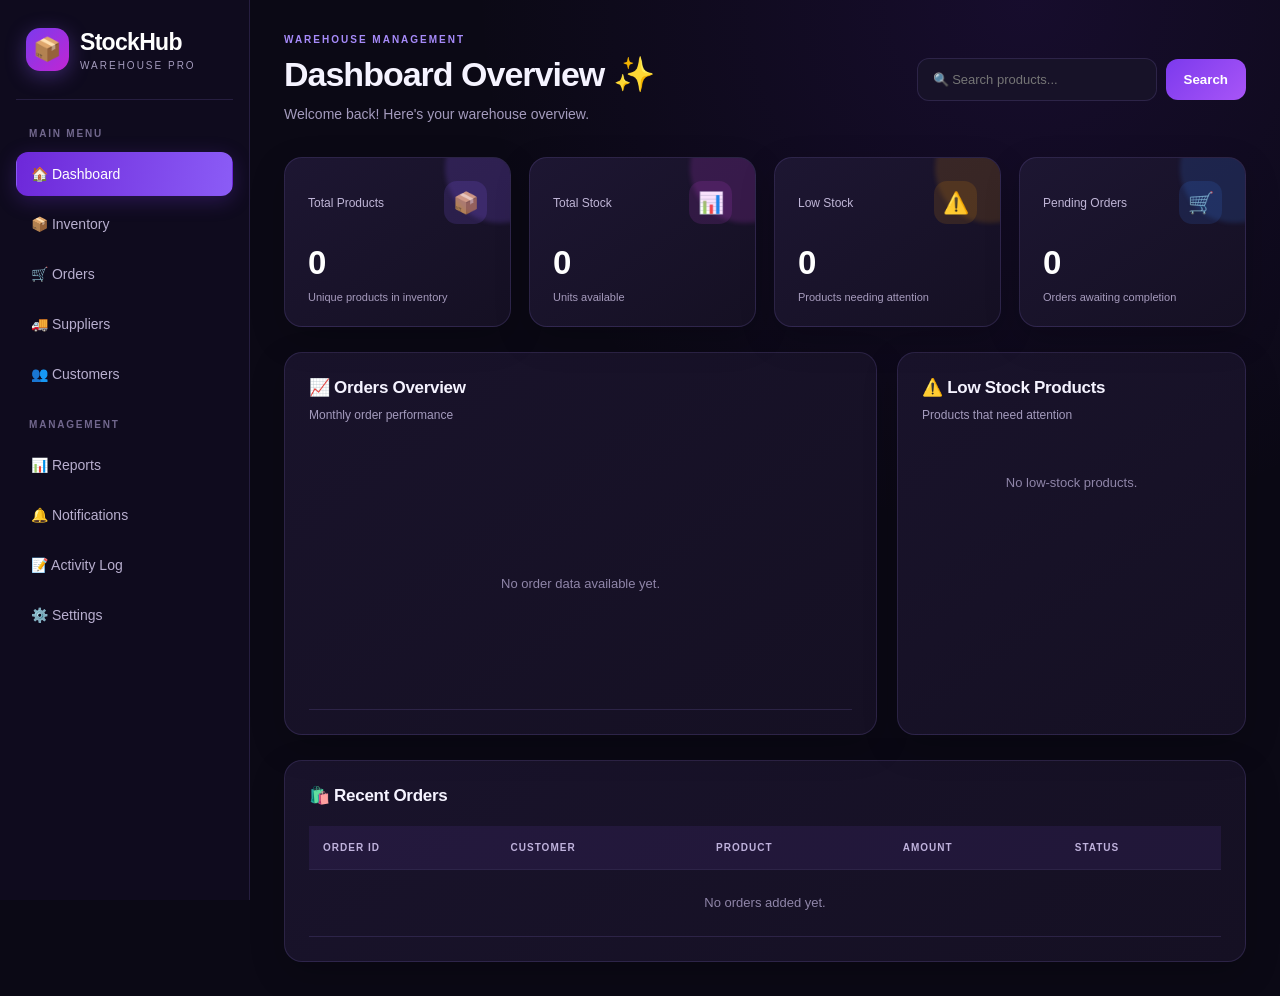
<file: index.html>
<!DOCTYPE html>
<html lang="en">
<head>
<meta charset="UTF-8">
<meta name="viewport" content="width=device-width, initial-scale=1.0">
<title>StockHub - Premium Dashboard</title>

<script>
/* Apply saved theme before the page is displayed */
(function () {
    const appearance = localStorage.getItem("stockhubAppearance") || "dark";
    document.documentElement.classList.toggle("dark-mode", appearance === "dark");
    document.documentElement.classList.toggle("light-mode", appearance === "light");
})();
</script>

<style>
:root {
    --bg: #0b0915;
    --sidebar: #100c20;
    --panel: #171228;
    --panel-hover: #201837;
    --purple: #8b5cf6;
    --violet: #a78bfa;
    --pink: #d946ef;
    --text: #f5f3ff;
    --muted: #a49bbd;
    --border: rgba(167,139,250,0.15);
    --shadow: 0 12px 35px rgba(0,0,0,0.20);
}

* {
    margin: 0;
    padding: 0;
    box-sizing: border-box;
}

body {
    font-family: Inter, "Segoe UI", Arial, sans-serif;
    background:
        radial-gradient(ellipse at 80% 0%, rgba(109,40,217,0.12), transparent 38%),
        var(--bg);
    color: var(--text);
    display: flex;
    min-height: 100vh;
    transition: background 0.25s ease, color 0.25s ease;
}

/* SIDEBAR */
.sidebar {
    width: 250px;
    height: 100vh;
    background: rgba(16,12,32,0.96);
    border-right: 1px solid var(--border);
    color: white;
    padding: 28px 16px;
    position: fixed;
    left: 0;
    top: 0;
    overflow-y: auto;
    z-index: 10;
}

.logo {
    display: flex;
    align-items: center;
    gap: 11px;
    padding: 0 10px 28px;
    margin-bottom: 20px;
    border-bottom: 1px solid var(--border);
}

.logo-icon {
    width: 43px;
    height: 43px;
    display: grid;
    place-items: center;
    border-radius: 14px;
    font-size: 23px;
    background: linear-gradient(135deg, #7c3aed, #c026d3);
    box-shadow: 0 5px 20px rgba(139,92,246,0.35);
}

.logo h2 {
    font-size: 23px;
    letter-spacing: -0.7px;
}

.logo small {
    display: block;
    color: var(--muted);
    font-size: 10px;
    letter-spacing: 2px;
    margin-top: 4px;
}

.nav-label {
    color: #71678d;
    font-size: 10px;
    font-weight: 700;
    letter-spacing: 1.8px;
    padding: 8px 13px 13px;
}

nav a {
    display: flex;
    align-items: center;
    gap: 12px;
    color: #b8afcf;
    text-decoration: none;
    padding: 13px 14px;
    margin-bottom: 6px;
    border: 1px solid transparent;
    border-radius: 12px;
    font-size: 14px;
    transition: 0.25s ease;
}

nav a:hover {
    background: rgba(139,92,246,0.10);
    color: white;
    transform: translateX(3px);
}

nav a.active {
    color: white;
    background: linear-gradient(100deg, #6d28d9, #8b5cf6);
    box-shadow: 0 5px 20px rgba(124,58,237,0.25);
}

/* MAIN CONTENT */
.main {
    margin-left: 250px;
    width: calc(100% - 250px);
    padding: 34px;
    min-width: 0;
}

.header {
    display: flex;
    justify-content: space-between;
    align-items: center;
    flex-wrap: wrap;
    gap: 20px;
    margin-bottom: 32px;
}

.eyebrow {
    color: var(--violet);
    text-transform: uppercase;
    letter-spacing: 2px;
    font-size: 10px;
    font-weight: 700;
    margin-bottom: 9px;
}

.header h1 {
    font-size: clamp(25px, 3vw, 34px);
    letter-spacing: -1px;
    margin-bottom: 9px;
}

.header p {
    color: var(--muted);
    font-size: 14px;
    line-height: 1.6;
}

.search-box {
    display: flex;
    gap: 9px;
    align-items: center;
}

.search-box input {
    width: 240px;
    max-width: 100%;
    padding: 13px 15px;
    border: 1px solid var(--border);
    border-radius: 12px;
    background: var(--panel);
    color: var(--text);
    outline: none;
    font-size: 13px;
}

.search-box input:focus {
    border-color: var(--purple);
    box-shadow: 0 0 0 3px rgba(139,92,246,0.12);
}

.search-box button {
    padding: 13px 18px;
    border: 0;
    background: linear-gradient(135deg, #7c3aed, #a855f7);
    color: white;
    border-radius: 12px;
    cursor: pointer;
    font-weight: 600;
    transition: 0.2s;
}

.search-box button:hover {
    transform: translateY(-2px);
    box-shadow: 0 7px 20px rgba(139,92,246,0.25);
}

/* SUMMARY CARDS */
.cards {
    display: grid;
    grid-template-columns: repeat(4, minmax(0, 1fr));
    gap: 18px;
    margin-bottom: 25px;
}

.card {
    position: relative;
    overflow: hidden;
    padding: 23px;
    border: 1px solid var(--border);
    border-radius: 18px;
    background: linear-gradient(145deg, #1d1632, #151023);
    box-shadow: var(--shadow);
    transition: transform 0.25s, border-color 0.25s, background 0.25s;
}

.card:hover {
    transform: translateY(-5px);
    border-color: rgba(167,139,250,0.42);
}

.card::after {
    content: "";
    position: absolute;
    width: 110px;
    height: 110px;
    border-radius: 50%;
    right: -45px;
    top: -45px;
    background: var(--glow, rgba(139,92,246,0.14));
    filter: blur(2px);
}

.card-top {
    display: flex;
    justify-content: space-between;
    align-items: center;
    gap: 8px;
    margin-bottom: 20px;
}

.card h3 {
    color: #c0b6d7;
    font-size: 12px;
    font-weight: 500;
    line-height: 1.5;
}

.card-icon {
    width: 43px;
    height: 43px;
    display: grid;
    place-items: center;
    border-radius: 13px;
    background: var(--icon-bg, rgba(139,92,246,0.16));
    font-size: 21px;
    flex-shrink: 0;
}

.card h2 {
    font-size: 33px;
    letter-spacing: -1px;
    color: #fff;
    margin-bottom: 9px;
}

.card p {
    font-size: 11px;
    color: #a69bbd;
}

.card-purple { --glow: rgba(139,92,246,0.19); --icon-bg: rgba(139,92,246,0.16); }
.card-pink { --glow: rgba(217,70,239,0.16); --icon-bg: rgba(217,70,239,0.13); }
.card-blue { --glow: rgba(59,130,246,0.16); --icon-bg: rgba(59,130,246,0.14); }
.card-orange { --glow: rgba(245,158,11,0.14); --icon-bg: rgba(245,158,11,0.13); }

/* CHART AND LOW STOCK */
.dashboard-grid {
    display: grid;
    grid-template-columns: minmax(0, 1.7fr) minmax(260px, 1fr);
    gap: 20px;
    margin-bottom: 25px;
}

.section,
.orders-section {
    min-width: 0;
    padding: 24px;
    border: 1px solid var(--border);
    border-radius: 18px;
    background: linear-gradient(145deg, #19132b, #151023);
    box-shadow: var(--shadow);
}

.section h2,
.orders-section h2 {
    font-size: 17px;
    margin-bottom: 8px;
    letter-spacing: -0.3px;
}

.section-subtitle {
    color: var(--muted);
    font-size: 12px;
    margin-bottom: 24px;
    line-height: 1.6;
}

/* MONTHLY CHART */
.chart {
    min-height: 260px;
    display: flex;
    align-items: flex-end;
    justify-content: space-around;
    gap: 8px;
    border-bottom: 1px solid var(--border);
    padding-top: 10px;
    overflow-x: auto;
}

.bar-container {
    height: 235px;
    min-width: 20px;
    flex: 1;
    display: flex;
    flex-direction: column;
    justify-content: flex-end;
    align-items: center;
    gap: 10px;
}

.bar {
    width: min(30px, 75%);
    background: linear-gradient(180deg, #c084fc, #7c3aed 75%, #5b21b6);
    border-radius: 7px 7px 2px 2px;
    min-height: 0;
    box-shadow: 0 0 14px rgba(139,92,246,0.18);
    transition: height 0.4s ease, filter 0.2s;
}

.bar:hover {
    filter: brightness(1.35);
}

.month {
    font-size: 10px;
    color: #a49bbd;
    padding-bottom: 8px;
}

.empty-message {
    padding: 22px 0;
    color: #8f85a8;
    text-align: center;
    font-size: 13px;
    line-height: 1.7;
    margin: auto;
}

/* LOW STOCK LIST */
.product {
    display: flex;
    justify-content: space-between;
    align-items: center;
    gap: 12px;
    padding: 15px 0;
    border-bottom: 1px solid var(--border);
    font-size: 12px;
}

.product:last-child {
    border-bottom: none;
}

.product span:first-child {
    overflow-wrap: anywhere;
    color: #e5def3;
}

.low {
    color: #fda4af;
    font-weight: 700;
    background: rgba(244,63,94,0.11);
    border: 1px solid rgba(244,63,94,0.15);
    padding: 6px 9px;
    border-radius: 8px;
    white-space: nowrap;
    font-size: 10px;
}

/* RECENT ORDERS */
.orders-section {
    overflow-x: auto;
}

.orders-section h2 {
    margin-bottom: 20px;
}

table {
    width: 100%;
    border-collapse: collapse;
    min-width: 560px;
}

th, td {
    padding: 16px 14px;
    text-align: left;
    border-bottom: 1px solid var(--border);
    font-size: 12px;
}

th {
    background: rgba(139,92,246,0.09);
    color: #bfb2dc;
    font-size: 10px;
    font-weight: 700;
    text-transform: uppercase;
    letter-spacing: 1px;
}

td {
    color: #e5def3;
}

tbody tr {
    transition: background 0.2s;
}

tbody tr:hover {
    background: rgba(139,92,246,0.07);
}

.status {
    display: inline-block;
    padding: 6px 10px;
    border-radius: 8px;
    font-size: 10px;
    font-weight: 700;
    white-space: nowrap;
}

.pending {
    background: rgba(245,158,11,0.13);
    color: #fcd34d;
}

.processing {
    background: rgba(139,92,246,0.17);
    color: #c4b5fd;
}

.shipped {
    background: rgba(59,130,246,0.15);
    color: #93c5fd;
}

.delivered {
    background: rgba(34,197,94,0.13);
    color: #86efac;
}

.cancelled {
    background: rgba(244,63,94,0.13);
    color: #fda4af;
}

/* LIGHT MODE */
html.light-mode body {
    --bg: #f5f3ff;
    --sidebar: #ffffff;
    --panel: #ffffff;
    --panel-hover: #f3edff;
    --text: #25183d;
    --muted: #786b91;
    --border: rgba(109,40,217,0.13);
    --shadow: 0 8px 24px rgba(76,29,149,0.07);
    background: #f5f3ff;
    color: var(--text);
}

html.light-mode .sidebar {
    background: #ffffff;
    color: #25183d;
}

html.light-mode .logo h2 {
    color: #2e1850;
}

html.light-mode .logo small {
    color: #786b91;
}

html.light-mode nav a {
    color: #665778;
}

html.light-mode nav a.active {
    color: #ffffff;
}

html.light-mode nav a:hover {
    color: #5b21b6;
}

html.light-mode nav a.active:hover {
    color: #ffffff;
}

html.light-mode .card,
html.light-mode .section,
html.light-mode .orders-section {
    background: #ffffff;
}

html.light-mode .card h2 {
    color: #2e1850;
}

html.light-mode .card h3,
html.light-mode .card p,
html.light-mode .section-subtitle,
html.light-mode .month,
html.light-mode .product span:first-child,
html.light-mode td {
    color: #665778;
}

html.light-mode .header h1,
html.light-mode .section h2,
html.light-mode .orders-section h2 {
    color: #2e1850;
}

html.light-mode .header p {
    color: #786b91;
}

html.light-mode .search-box input {
    background: #ffffff;
    color: #25183d;
}

html.light-mode th {
    background: #f4efff;
    color: #60418d;
}

html.light-mode tbody tr:hover {
    background: #f8f4ff;
}

html.light-mode .empty-message {
    color: #887a9e;
}

html.light-mode .product {
    border-bottom-color: var(--border);
}

/* RESPONSIVE */
@media (max-width: 1200px) {
    .main {
        padding: 26px;
    }

    .cards {
        grid-template-columns: repeat(2, minmax(0, 1fr));
    }

    .dashboard-grid {
        grid-template-columns: 1fr;
    }
}

@media (max-width: 760px) {
    .sidebar {
        width: 190px;
        padding: 20px 10px;
    }

    .logo {
        padding-left: 4px;
    }

    .logo h2 {
        font-size: 19px;
    }

    nav a {
        padding: 12px 9px;
        font-size: 12px;
        gap: 8px;
    }

    .main {
        margin-left: 190px;
        width: calc(100% - 190px);
        padding: 20px 14px;
    }

    .header {
        align-items: flex-start;
        flex-direction: column;
    }

    .search-box {
        width: 100%;
    }

    .search-box input {
        width: 100%;
        min-width: 0;
    }

    .cards {
        gap: 12px;
    }

    .card {
        padding: 17px;
    }

    .card h2 {
        font-size: 27px;
    }

    .section,
    .orders-section {
        padding: 17px;
    }
}

@media (max-width: 480px) {
    .sidebar {
        width: 68px;
        padding: 17px 7px;
    }

    .logo {
        justify-content: center;
        padding: 0 0 20px;
    }

    .logo h2,
    .logo small,
    .nav-label {
        display: none;
    }

    .logo-icon {
        width: 42px;
        height: 42px;
    }

    nav a {
        justify-content: center;
        font-size: 0;
        padding: 13px 5px;
    }

    nav a::first-letter {
        font-size: 19px;
    }

    .main {
        margin-left: 68px;
        width: calc(100% - 68px);
        padding: 18px 10px;
    }

    .cards {
        grid-template-columns: 1fr;
    }

    .card-top {
        margin-bottom: 12px;
    }

    .chart {
        gap: 5px;
    }

    .month {
        font-size: 9px;
    }
}
</style>
</head>

<body>

<aside class="sidebar">
    <div class="logo">
        <div class="logo-icon">📦</div>
        <div>
            <h2>StockHub</h2>
            <small>WAREHOUSE PRO</small>
        </div>
    </div>

    <nav>
        <div class="nav-label">MAIN MENU</div>
        <a href="index.html" class="active">🏠 Dashboard</a>
        <a href="inventory.html">📦 Inventory</a>
        <a href="orders.html">🛒 Orders</a>
        <a href="suppliers.html">🚚 Suppliers</a>
        <a href="customers.html">👥 Customers</a>
        <div class="nav-label" style="margin-top:15px;">MANAGEMENT</div>
        <a href="reports.html">📊 Reports</a>
        <a href="notifications.html">🔔 Notifications</a>
        <a href="activity.html">📝 Activity Log</a>
        <a href="settings.html">⚙️ Settings</a>
    </nav>
</aside>

<main class="main">

    <div class="header">
        <div>
            <div class="eyebrow">WAREHOUSE MANAGEMENT</div>
            <h1>Dashboard Overview ✨</h1>
            <p>Welcome back! Here's your warehouse overview.</p>
        </div>

        <div class="search-box">
            <input type="text" id="dashboardSearch"
                   placeholder="🔍 Search products...">
            <button id="searchBtn">Search</button>
        </div>
    </div>

    <div class="cards">

        <div class="card card-purple">
            <div class="card-top">
                <h3>Total Products</h3>
                <div class="card-icon">📦</div>
            </div>
            <h2 id="totalProducts">0</h2>
            <p>Unique products in inventory</p>
        </div>

        <div class="card card-pink">
            <div class="card-top">
                <h3>Total Stock</h3>
                <div class="card-icon">📊</div>
            </div>
            <h2 id="totalStock">0</h2>
            <p>Units available</p>
        </div>

        <div class="card card-orange">
            <div class="card-top">
                <h3>Low Stock</h3>
                <div class="card-icon">⚠️</div>
            </div>
            <h2 id="lowStock">0</h2>
            <p>Products needing attention</p>
        </div>

        <div class="card card-blue">
            <div class="card-top">
                <h3>Pending Orders</h3>
                <div class="card-icon">🛒</div>
            </div>
            <h2 id="pendingOrders">0</h2>
            <p>Orders awaiting completion</p>
        </div>

    </div>

    <div class="dashboard-grid">

        <section class="section">
            <h2>📈 Orders Overview</h2>
            <p class="section-subtitle">Monthly order performance</p>
            <div class="chart" id="ordersChart">
                <p class="empty-message">No order data available yet.</p>
            </div>
        </section>

        <section class="section">
            <h2>⚠️ Low Stock Products</h2>
            <p class="section-subtitle">Products that need attention</p>
            <div id="lowStockList">
                <p class="empty-message">No low-stock products.</p>
            </div>
        </section>

    </div>

    <section class="orders-section">
        <h2>🛍️ Recent Orders</h2>

        <table>
            <thead>
                <tr>
                    <th>Order ID</th>
                    <th>Customer</th>
                    <th>Product</th>
                    <th>Amount</th>
                    <th>Status</th>
                </tr>
            </thead>
            <tbody id="recentOrders">
                <tr>
                    <td colspan="5" class="empty-message">
                        No orders added yet.
                    </td>
                </tr>
            </tbody>
        </table>
    </section>

</main>

<script>
function readStorage(key) {
    try {
        const value = JSON.parse(localStorage.getItem(key));
        return Array.isArray(value) ? value : [];
    } catch (error) {
        return [];
    }
}

function getProducts() {
    return readStorage("stockhubProducts");
}

function getOrders() {
    return readStorage("stockhubOrders");
}

function getStock(product) {
    const value = Number(
        product.quantity ?? product.stock ?? product.qty ?? 0
    );
    return Number.isFinite(value) ? value : 0;
}

function getProductName(product) {
    return product.name || product.productName ||
           product.product || "Unnamed Product";
}

function getOrderStatus(order) {
    return String(order.status || "Pending").toLowerCase();
}

function formatAmount(value) {
    const amount = Number(value || 0);
    return "₹" + amount.toLocaleString("en-IN");
}

function renderDashboard() {
    const products = getProducts();
    const orders = getOrders();

    const totalStock = products.reduce(function(sum, product) {
        return sum + getStock(product);
    }, 0);

    const lowStockProducts = products.filter(function(product) {
        const quantity = getStock(product);
        return quantity > 0 && quantity <= 10;
    });

    const pending = orders.filter(function(order) {
        const status = getOrderStatus(order);
        return status === "pending" || status === "processing";
    });

    document.getElementById("totalProducts").textContent =
        products.length.toLocaleString("en-IN");

    document.getElementById("totalStock").textContent =
        totalStock.toLocaleString("en-IN");

    document.getElementById("lowStock").textContent =
        lowStockProducts.length.toLocaleString("en-IN");

    document.getElementById("pendingOrders").textContent =
        pending.length.toLocaleString("en-IN");

    renderLowStock(lowStockProducts);
    renderRecentOrders(orders);
    renderOrdersChart(orders);
}

function renderLowStock(products) {
    const container = document.getElementById("lowStockList");
    container.replaceChildren();

    if (products.length === 0) {
        const message = document.createElement("p");
        message.className = "empty-message";
        message.textContent = "No low-stock products.";
        container.appendChild(message);
        return;
    }

    products.forEach(function(product) {
        const row = document.createElement("div");
        row.className = "product";

        const name = document.createElement("span");
        name.textContent = getProductName(product);

        const quantity = document.createElement("span");
        quantity.className = "low";
        quantity.textContent = getStock(product) + " left";

        row.append(name, quantity);
        container.appendChild(row);
    });
}

function renderRecentOrders(orders) {
    const tbody = document.getElementById("recentOrders");
    tbody.replaceChildren();

    const recent = orders.slice(-5).reverse();

    if (recent.length === 0) {
        const row = document.createElement("tr");
        const cell = document.createElement("td");
        cell.colSpan = 5;
        cell.className = "empty-message";
        cell.textContent = "No orders added yet.";
        row.appendChild(cell);
        tbody.appendChild(row);
        return;
    }

    recent.forEach(function(order, index) {
        const row = document.createElement("tr");

        const id = order.id || order.orderId || ("ORD" + (index + 1));
        const customer = order.customer || order.customerName || "—";
        const product = order.product || order.productName || "—";
        const amount = order.amount ?? order.total ?? order.price ?? 0;
        const status = order.status || "Pending";
        const normalized = String(status).toLowerCase();

        [
            String(id),
            String(customer),
            String(product),
            formatAmount(amount)
        ].forEach(function(value) {
            const cell = document.createElement("td");
            cell.textContent = value;
            row.appendChild(cell);
        });

        const statusCell = document.createElement("td");
        const badge = document.createElement("span");
        badge.className = "status";

        if (normalized === "delivered") {
            badge.classList.add("delivered");
        } else if (normalized === "shipped") {
            badge.classList.add("shipped");
        } else if (normalized === "processing") {
            badge.classList.add("processing");
        } else if (normalized === "cancelled") {
            badge.classList.add("cancelled");
        } else {
            badge.classList.add("pending");
        }

        badge.textContent = status;
        statusCell.appendChild(badge);
        row.appendChild(statusCell);
        tbody.appendChild(row);
    });
}

function renderOrdersChart(orders) {
    const chart = document.getElementById("ordersChart");
    chart.replaceChildren();

    if (orders.length === 0) {
        const message = document.createElement("p");
        message.className = "empty-message";
        message.textContent = "No order data available yet.";
        chart.appendChild(message);
        return;
    }

    const monthNames = [
        "Jan", "Feb", "Mar", "Apr", "May", "Jun",
        "Jul", "Aug", "Sep", "Oct", "Nov", "Dec"
    ];

    const monthlyCounts = Array(12).fill(0);

    orders.forEach(function(order) {
        const dateValue = order.date || order.createdAt;
        const date = dateValue ? new Date(dateValue) : null;

        if (date && !Number.isNaN(date.getTime())) {
            monthlyCounts[date.getMonth()]++;
        }
    });

    const maxCount = Math.max(...monthlyCounts, 1);

    monthNames.forEach(function(month, index) {
        const container = document.createElement("div");
        container.className = "bar-container";

        const bar = document.createElement("div");
        bar.className = "bar";
        bar.style.height =
            (monthlyCounts[index] / maxCount * 180) + "px";
        bar.title = month + ": " + monthlyCounts[index] + " orders";

        const label = document.createElement("span");
        label.className = "month";
        label.textContent = month;

        container.append(bar, label);
        chart.appendChild(container);
    });
}

function searchProducts() {
    const query = document.getElementById("dashboardSearch")
        .value.trim().toLowerCase();

    if (!query) {
        window.location.href = "inventory.html";
        return;
    }

    const found = getProducts().filter(function(product) {
        return getProductName(product).toLowerCase().includes(query);
    });

    if (found.length === 0) {
        alert("No matching products found.");
        return;
    }

    alert("Found products:\n" + found.map(function(product) {
        return getProductName(product) + " — Stock: " + getStock(product);
    }).join("\n"));
}

document.getElementById("searchBtn")
    .addEventListener("click", searchProducts);

document.getElementById("dashboardSearch")
    .addEventListener("keydown", function(event) {
        if (event.key === "Enter") {
            searchProducts();
        }
    });

/* Shared theme: Settings controls this page */
function applyAppearance() {
    const appearance = localStorage.getItem("stockhubAppearance") || "dark";

    document.documentElement.classList.toggle(
        "dark-mode",
        appearance === "dark"
    );

    document.documentElement.classList.toggle(
        "light-mode",
        appearance === "light"
    );
}

applyAppearance();
renderDashboard();

window.addEventListener("focus", function() {
    applyAppearance();
    renderDashboard();
});

window.addEventListener("storage", function(event) {
    if (
        event.key === "stockhubProducts" ||
        event.key === "stockhubOrders"
    ) {
        renderDashboard();
    }

    if (event.key === "stockhubAppearance") {
        applyAppearance();
    }
});
</script>

</body>
</html>
</file>
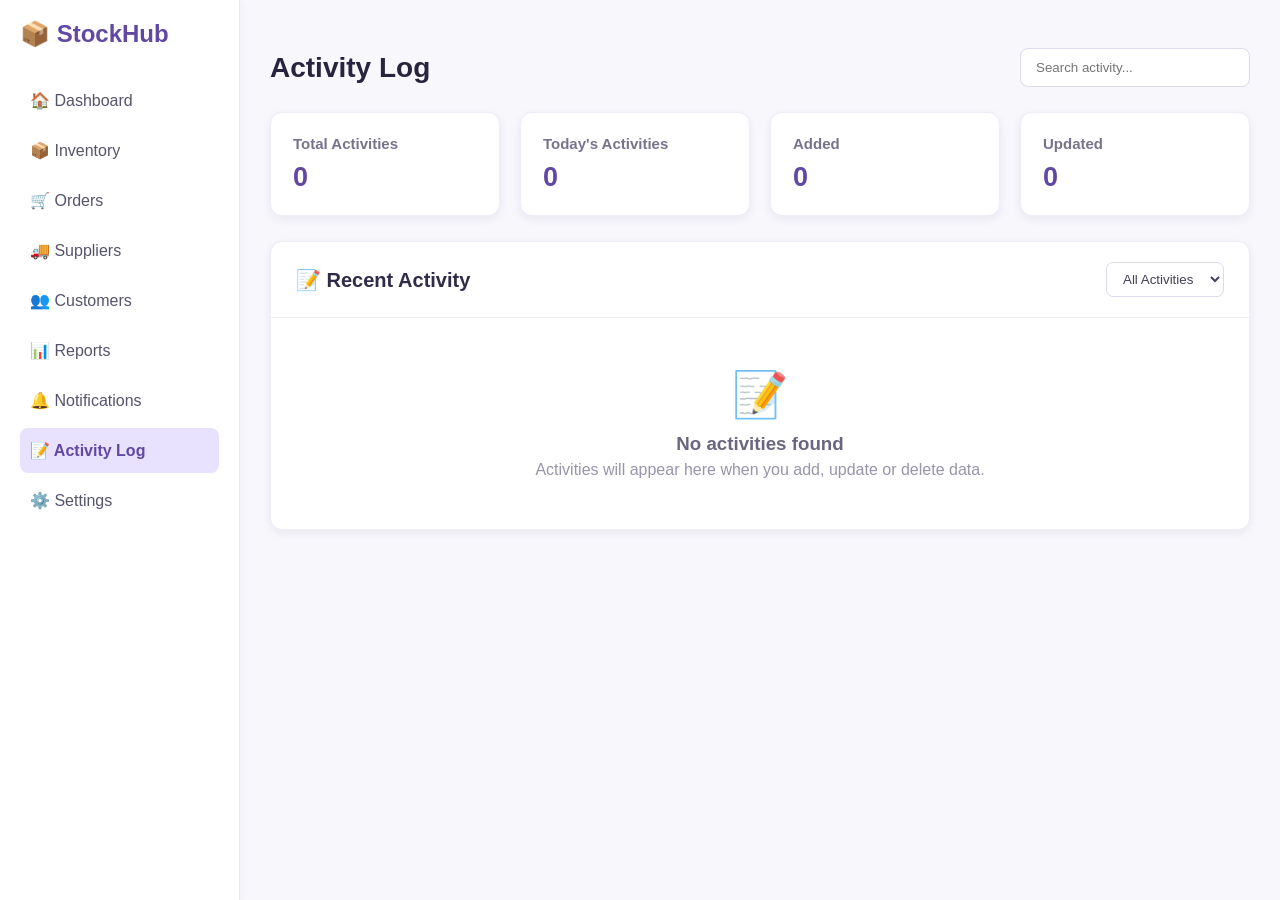
<file: activity.html>
```html
<!DOCTYPE html>
<html lang="en">
<head>
<meta charset="UTF-8">
<meta name="viewport" content="width=device-width, initial-scale=1.0">
<title>StockHub - Activity Log</title>

<style>
*{
    margin:0;
    padding:0;
    box-sizing:border-box;
    font-family:Arial,sans-serif;
}

body{
    background:#f7f7fc;
    color:#333;
    transition:background .25s,color .25s;
}

/* Sidebar */
.sidebar{
    width:240px;
    height:100vh;
    background:#fff;
    color:#25243a;
    position:fixed;
    left:0;
    top:0;
    padding:20px;
    border-right:1px solid #e9e7f2;
    box-shadow:2px 0 10px rgba(40,30,80,.04);
    overflow-y:auto;
}

.logo{
    font-size:24px;
    font-weight:bold;
    margin-bottom:30px;
    color:#6048a3;
}

.sidebar a{
    display:block;
    color:#55546b;
    text-decoration:none;
    padding:13px 10px;
    margin-bottom:5px;
    border-radius:8px;
    transition:.2s;
}

.sidebar a:hover{
    background:#f3f0ff;
    color:#6048a3;
}

.sidebar a.active{
    background:#e9e2ff;
    color:#6048a3;
    font-weight:bold;
}

/* Main */
.main{
    margin-left:240px;
    padding:30px;
}

.header{
    display:flex;
    justify-content:space-between;
    align-items:center;
    gap:15px;
    margin-bottom:25px;
    flex-wrap:wrap;
}

.header h1{
    font-size:28px;
    color:#28243d;
}

.search{
    padding:11px 15px;
    width:230px;
    max-width:100%;
    border:1px solid #ddd9ee;
    border-radius:8px;
    outline:none;
    background:#fff;
    color:#333;
}

.search:focus{
    border-color:#8b75d6;
}

/* Summary Cards */
.cards{
    display:grid;
    grid-template-columns:repeat(4,1fr);
    gap:20px;
    margin-bottom:25px;
}

.card{
    background:#fff;
    padding:22px;
    border-radius:12px;
    box-shadow:0 3px 10px rgba(40,30,80,.07);
    border:1px solid #efedf7;
}

.card h3{
    color:#77738d;
    font-size:15px;
    margin-bottom:10px;
}

.card p{
    font-size:27px;
    font-weight:bold;
    color:#6048a3;
}

/* Activity Box */
.activity-box{
    background:#fff;
    border-radius:12px;
    box-shadow:0 3px 10px rgba(40,30,80,.07);
    border:1px solid #efedf7;
    overflow:hidden;
}

.activity-header{
    padding:20px 25px;
    border-bottom:1px solid #eeeaf7;
    display:flex;
    justify-content:space-between;
    align-items:center;
    gap:12px;
    flex-wrap:wrap;
}

.activity-header h2{
    font-size:20px;
    color:#302b48;
}

.filter{
    padding:8px 12px;
    border:1px solid #ddd9ee;
    border-radius:7px;
    background:#fff;
    color:#454057;
    outline:none;
}

/* Activity Item */
.activity{
    display:flex;
    align-items:center;
    gap:18px;
    padding:20px 25px;
    border-bottom:1px solid #eeeaf7;
    cursor:pointer;
    transition:background .2s;
}

.activity:hover{
    background:#f8f6ff;
}

.activity:last-child{
    border-bottom:none;
}

.icon{
    width:48px;
    height:48px;
    border-radius:50%;
    display:flex;
    justify-content:center;
    align-items:center;
    font-size:21px;
    flex-shrink:0;
}

.blue{background:#dbeafe;}
.green{background:#dcfce7;}
.orange{background:#ffedd5;}
.purple{background:#ede9fe;}
.red{background:#fee2e2;}

.activity-content{
    flex:1;
    min-width:0;
}

.activity-content h3{
    font-size:15px;
    margin-bottom:6px;
    color:#302b48;
}

.activity-content p{
    color:#77738d;
    font-size:13px;
    overflow-wrap:anywhere;
    line-height:1.5;
}

.time{
    color:#9994aa;
    font-size:12px;
    white-space:nowrap;
    text-align:right;
}

.empty{
    text-align:center;
    padding:50px 20px;
    color:#9994aa;
}

.empty-icon{
    font-size:45px;
    margin-bottom:12px;
}

.empty h3{
    color:#6b6680;
    margin-bottom:6px;
}

/* Popup */
.modal{
    display:none;
    position:fixed;
    inset:0;
    background:rgba(0,0,0,.55);
    z-index:1000;
    justify-content:center;
    align-items:center;
    padding:20px;
}

.modal.show{
    display:flex;
}

.modal-content{
    width:100%;
    max-width:480px;
    background:#fff;
    color:#333;
    border-radius:15px;
    padding:28px;
    position:relative;
    box-shadow:0 10px 35px rgba(0,0,0,.2);
    animation:popupOpen .2s ease;
}

@keyframes popupOpen{
    from{opacity:0;transform:translateY(10px);}
    to{opacity:1;transform:translateY(0);}
}

.close-btn{
    position:absolute;
    top:12px;
    right:16px;
    border:none;
    background:transparent;
    font-size:28px;
    color:#77738d;
    cursor:pointer;
}

.popup-icon{
    width:58px;
    height:58px;
    border-radius:50%;
    display:flex;
    justify-content:center;
    align-items:center;
    font-size:27px;
    margin-bottom:18px;
}

.modal-content h2{
    font-size:22px;
    margin-bottom:12px;
    padding-right:20px;
    overflow-wrap:anywhere;
    color:#302b48;
}

.popup-message{
    color:#55546b;
    line-height:1.6;
    margin-bottom:20px;
    overflow-wrap:anywhere;
}

.popup-details{
    border-top:1px solid #eeeaf7;
    padding-top:15px;
}

.popup-details p{
    margin-bottom:12px;
    font-size:14px;
    color:#55546b;
    overflow-wrap:anywhere;
}

.popup-details strong{
    color:#302b48;
}

.close-bottom{
    width:100%;
    padding:12px;
    margin-top:10px;
    border:none;
    border-radius:8px;
    background:#7056b5;
    color:#fff;
    font-size:15px;
    cursor:pointer;
}

.close-bottom:hover{
    background:#6048a3;
}

/* ================= DARK MODE ================= */

body.dark-mode{
    background:#11121e;
    color:#e7e5f2;
}

body.dark-mode .sidebar{
    background:#191a30;
    color:#eeeafa;
    border-right-color:#292943;
    box-shadow:none;
}

body.dark-mode .logo{
    color:#c5b5ff;
}

body.dark-mode .sidebar a{
    color:#c7c5d8;
}

body.dark-mode .sidebar a:hover{
    background:#28243f;
    color:#d4c7ff;
}

body.dark-mode .sidebar a.active{
    background:#423365;
    color:#e2d8ff;
}

body.dark-mode .header h1,
body.dark-mode .activity-header h2,
body.dark-mode .activity-content h3,
body.dark-mode .modal-content h2{
    color:#eeeafa;
}

body.dark-mode .card,
body.dark-mode .activity-box{
    background:#191a2b;
    border-color:#292943;
    box-shadow:0 3px 10px rgba(0,0,0,.15);
}

body.dark-mode .card h3,
body.dark-mode .activity-content p{
    color:#aaa8c0;
}

body.dark-mode .card p{
    color:#c5b5ff;
}

body.dark-mode .activity-header,
body.dark-mode .activity{
    border-bottom-color:#2c2b43;
}

body.dark-mode .activity:hover{
    background:#222239;
}

body.dark-mode .filter,
body.dark-mode .search{
    background:#191a2b;
    color:#eeeafa;
    border-color:#383650;
}

body.dark-mode .search::placeholder{
    color:#9996b0;
}

body.dark-mode .time,
body.dark-mode .empty{
    color:#aaa8c0;
}

body.dark-mode .empty h3{
    color:#d5d2e5;
}

body.dark-mode .modal-content{
    background:#191a2b;
    color:#eeeafa;
}

body.dark-mode .close-btn{
    color:#c7c5d8;
}

body.dark-mode .popup-message,
body.dark-mode .popup-details p{
    color:#c7c5d8;
}

body.dark-mode .popup-details{
    border-top-color:#2c2b43;
}

body.dark-mode .popup-details strong{
    color:#eeeafa;
}

/* Responsive */
@media(max-width:1000px){
    .cards{
        grid-template-columns:repeat(2,1fr);
    }
}

@media(max-width:600px){
    .sidebar{
        width:190px;
        padding:15px;
    }

    .main{
        margin-left:190px;
        padding:18px;
    }

    .cards{
        grid-template-columns:1fr;
        gap:12px;
    }

    .activity{
        padding:16px;
        gap:12px;
    }

    .icon{
        width:40px;
        height:40px;
        font-size:18px;
    }

    .time{
        display:none;
    }

    .search{
        width:100%;
    }

    .modal-content{
        padding:23px;
    }
}
</style>
</head>

<body>

<!-- Sidebar -->
<div class="sidebar">
    <div class="logo">📦 StockHub</div>

    <a href="index.html">🏠 Dashboard</a>
    <a href="inventory.html">📦 Inventory</a>
    <a href="orders.html">🛒 Orders</a>
    <a href="suppliers.html">🚚 Suppliers</a>
    <a href="customers.html">👥 Customers</a>
    <a href="reports.html">📊 Reports</a>
    <a href="notifications.html">🔔 Notifications</a>
    <a href="activity.html" class="active">📝 Activity Log</a>
    <a href="settings.html">⚙️ Settings</a>
</div>

<!-- Main -->
<div class="main">

    <div class="header">
        <h1>Activity Log</h1>

        <input
            class="search"
            id="activitySearch"
            type="text"
            placeholder="Search activity..."
        >
    </div>

    <!-- Summary Cards -->
    <div class="cards">

        <div class="card">
            <h3>Total Activities</h3>
            <p id="totalActivities">0</p>
        </div>

        <div class="card">
            <h3>Today's Activities</h3>
            <p id="todayActivities">0</p>
        </div>

        <div class="card">
            <h3>Added</h3>
            <p id="addedActivities">0</p>
        </div>

        <div class="card">
            <h3>Updated</h3>
            <p id="updatedActivities">0</p>
        </div>

    </div>

    <!-- Recent Activity -->
    <div class="activity-box">

        <div class="activity-header">
            <h2>📝 Recent Activity</h2>

            <select class="filter" id="activityFilter">
                <option value="All">All Activities</option>
                <option value="Orders">Orders</option>
                <option value="Inventory">Inventory</option>
                <option value="Customers">Customers</option>
                <option value="Suppliers">Suppliers</option>
            </select>
        </div>

        <div id="activityList"></div>

    </div>
</div>

<!-- Activity Details Popup -->
<div class="modal" id="activityModal"
     role="dialog" aria-modal="true" aria-labelledby="popupTitle">

    <div class="modal-content">

        <button class="close-btn" id="popupCloseX"
                aria-label="Close popup">&times;</button>

        <div class="popup-icon blue" id="popupIcon">📝</div>

        <h2 id="popupTitle">Activity Details</h2>

        <p class="popup-message" id="popupMessage"></p>

        <div class="popup-details">
            <p><strong>Category:</strong> <span id="popupCategory"></span></p>
            <p><strong>Action:</strong> <span id="popupAction"></span></p>
            <p><strong>Date:</strong> <span id="popupDate"></span></p>
            <p><strong>Time:</strong> <span id="popupTime"></span></p>
        </div>

        <button class="close-bottom" id="popupCloseButton">Close</button>

    </div>
</div>

<script>
const activityStorageKey = "stockhubActivities";
const appearanceKey = "stockhubAppearance";

let activities = [];

/* Apply shared Dark Mode - no extra button */
function applyTheme(theme){
    document.body.classList.toggle(
        "dark-mode",
        theme === "dark"
    );
}

applyTheme(localStorage.getItem(appearanceKey) || "light");

/* Load Activities */
function loadActivities(){
    const savedActivities = localStorage.getItem(activityStorageKey);

    if(savedActivities){
        try{
            const parsedActivities = JSON.parse(savedActivities);
            activities = Array.isArray(parsedActivities)
                ? parsedActivities
                : [];
        }catch(error){
            activities = [];
        }
    }else{
        activities = [];
    }

    updateCards();
    displayActivities();
}

/* Update Summary Cards */
function updateCards(){
    const total = activities.length;
    const today = new Date().toDateString();

    const todayCount = activities.filter(function(activity){
        if(!activity.timestamp) return false;

        const date = new Date(activity.timestamp);

        return !isNaN(date.getTime()) &&
            date.toDateString() === today;
    }).length;

    const added = activities.filter(function(activity){
        return String(activity.action || "")
            .trim().toLowerCase() === "added";
    }).length;

    const updated = activities.filter(function(activity){
        return String(activity.action || "")
            .trim().toLowerCase() === "updated";
    }).length;

    document.getElementById("totalActivities").textContent = total;
    document.getElementById("todayActivities").textContent = todayCount;
    document.getElementById("addedActivities").textContent = added;
    document.getElementById("updatedActivities").textContent = updated;
}

/* Escape HTML */
function escapeHTML(text){
    if(text === undefined || text === null) return "";

    return String(text)
        .replace(/&/g,"&amp;")
        .replace(/</g,"&lt;")
        .replace(/>/g,"&gt;")
        .replace(/"/g,"&quot;")
        .replace(/'/g,"&#039;");
}

/* Display Activities */
function displayActivities(){
    const list = document.getElementById("activityList");

    const searchText = document
        .getElementById("activitySearch")
        .value.toLowerCase().trim();

    const selectedFilter =
        document.getElementById("activityFilter").value;

    const filteredActivities = activities
        .filter(function(activity){
            const searchData = (
                (activity.title || "") + " " +
                (activity.message || "") + " " +
                (activity.category || "") + " " +
                (activity.action || "")
            ).toLowerCase();

            const matchesSearch = searchData.includes(searchText);

            const matchesFilter =
                selectedFilter === "All" ||
                activity.category === selectedFilter;

            return matchesSearch && matchesFilter;
        })
        .sort(function(a,b){
            const dateA = new Date(a.timestamp || 0).getTime() || 0;
            const dateB = new Date(b.timestamp || 0).getTime() || 0;

            return dateB - dateA;
        });

    if(filteredActivities.length === 0){
        list.innerHTML = `
            <div class="empty">
                <div class="empty-icon">📝</div>
                <h3>No activities found</h3>
                <p>Activities will appear here when you add, update or delete data.</p>
            </div>
        `;
        return;
    }

    list.innerHTML = filteredActivities.map(function(activity){
        const originalIndex = activities.indexOf(activity);

        const date = activity.timestamp
            ? new Date(activity.timestamp)
            : null;

        const validDate = date && !isNaN(date.getTime());

        const dateText = validDate
            ? date.toLocaleDateString("en-GB",{
                day:"2-digit",
                month:"short",
                year:"numeric"
            })
            : "Date unavailable";

        const timeText = validDate
            ? date.toLocaleTimeString("en-US",{
                hour:"2-digit",
                minute:"2-digit"
            })
            : "Time unavailable";

        const color = ["blue","green","orange","purple","red"]
            .includes(activity.color)
            ? activity.color
            : "blue";

        return `
            <div class="activity"
                 data-activity-index="${originalIndex}"
                 tabindex="0"
                 role="button"
                 aria-label="View activity details">

                <div class="icon ${color}">
                    ${escapeHTML(activity.icon || "📝")}
                </div>

                <div class="activity-content">
                    <h3>${escapeHTML(activity.title || "Activity")}</h3>
                    <p>${escapeHTML(activity.message || "No additional message.")}</p>
                </div>

                <div class="time">
                    ${dateText}<br>${timeText}
                </div>

            </div>
        `;
    }).join("");

    list.querySelectorAll(".activity").forEach(function(item){

        item.addEventListener("click",function(){
            openActivityPopup(Number(item.dataset.activityIndex));
        });

        item.addEventListener("keydown",function(event){
            if(event.key === "Enter" || event.key === " "){
                event.preventDefault();
                openActivityPopup(Number(item.dataset.activityIndex));
            }
        });
    });
}

/* Open Activity Popup */
function openActivityPopup(index){
    const activity = activities[index];

    if(!activity) return;

    const date = activity.timestamp
        ? new Date(activity.timestamp)
        : null;

    const validDate = date && !isNaN(date.getTime());

    document.getElementById("popupIcon").textContent =
        activity.icon || "📝";

    document.getElementById("popupIcon").className =
        "popup-icon " +
        (["blue","green","orange","purple","red"]
            .includes(activity.color)
            ? activity.color
            : "blue");

    document.getElementById("popupTitle").textContent =
        activity.title || "Activity Details";

    document.getElementById("popupMessage").textContent =
        activity.message || "No additional message is available.";

    document.getElementById("popupCategory").textContent =
        activity.category || "General";

    document.getElementById("popupAction").textContent =
        activity.action || "Not specified";

    document.getElementById("popupDate").textContent =
        validDate
            ? date.toLocaleDateString("en-GB",{
                day:"2-digit",
                month:"long",
                year:"numeric"
            })
            : "Date unavailable";

    document.getElementById("popupTime").textContent =
        validDate
            ? date.toLocaleTimeString("en-US",{
                hour:"2-digit",
                minute:"2-digit",
                second:"2-digit"
            })
            : "Time unavailable";

    document.getElementById("activityModal").classList.add("show");
}

/* Close Popup */
function closeActivityPopup(){
    document.getElementById("activityModal").classList.remove("show");
}

document.getElementById("popupCloseX")
    .addEventListener("click",closeActivityPopup);

document.getElementById("popupCloseButton")
    .addEventListener("click",closeActivityPopup);

document.getElementById("activityModal")
    .addEventListener("click",function(event){
        if(event.target === this){
            closeActivityPopup();
        }
    });

document.addEventListener("keydown",function(event){
    if(event.key === "Escape"){
        closeActivityPopup();
    }
});

/* Search */
document.getElementById("activitySearch")
    .addEventListener("input",displayActivities);

/* Filter */
document.getElementById("activityFilter")
    .addEventListener("change",displayActivities);

/* Sync Theme and Activity Data Across Tabs */
window.addEventListener("storage",function(event){

    if(event.key === appearanceKey){
        applyTheme(localStorage.getItem(appearanceKey) || "light");
    }

    if(event.key === activityStorageKey){
        loadActivities();
    }
});

/* Initial Load */
loadActivities();
</script>

</body>
</html>
```
</file>
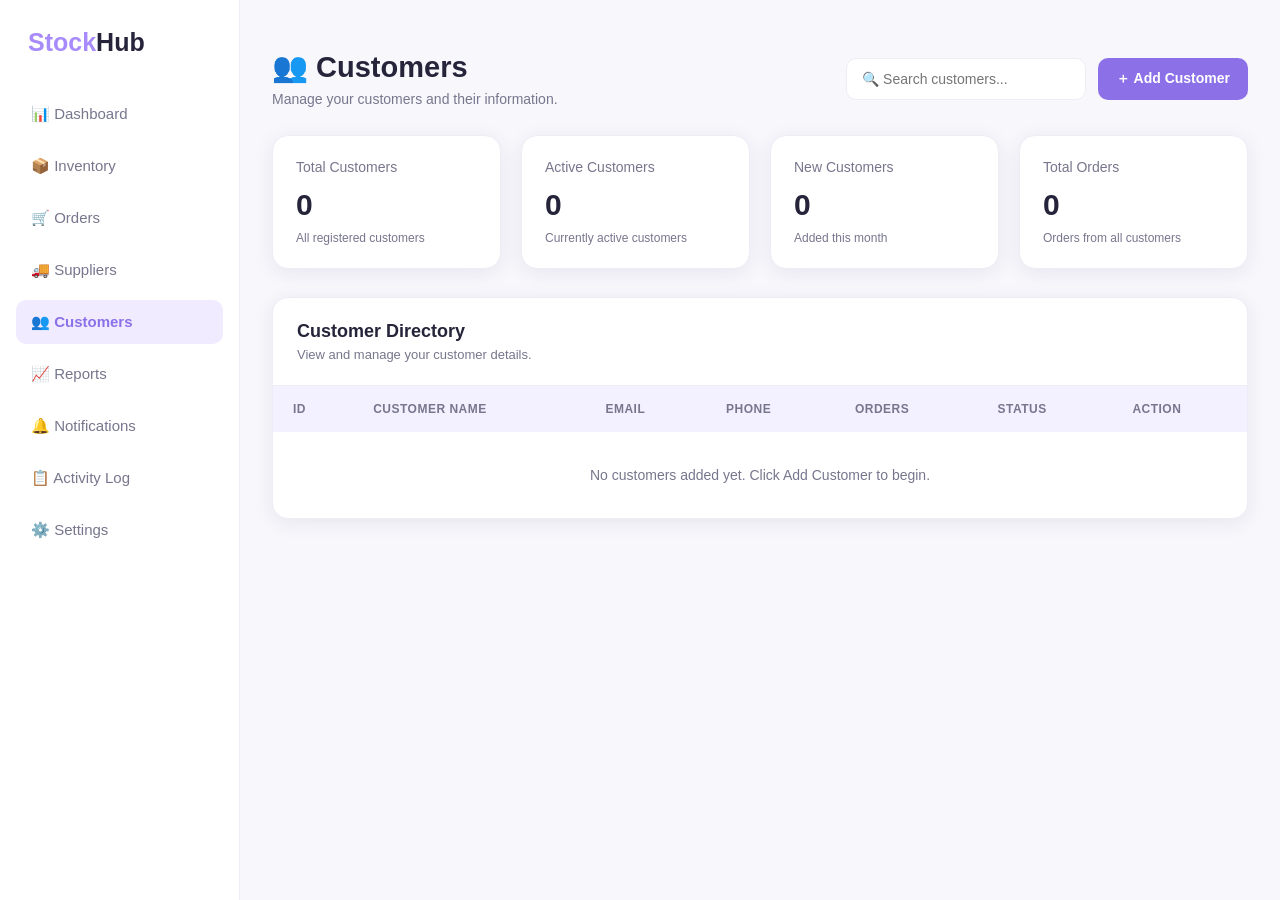
<file: customers.html>
```html
<!DOCTYPE html>
<html lang="en">
<head>
<meta charset="UTF-8">
<meta name="viewport" content="width=device-width, initial-scale=1.0">
<title>StockHub - Customers</title>

<script>
if (localStorage.getItem("stockhubAppearance") === "dark") {
    document.documentElement.classList.add("dark-mode");
}
</script>

<style>
:root {
    --page-bg: #f7f7fc;
    --surface: #ffffff;
    --text: #25243a;
    --muted: #77768d;
    --border: #eeedf5;
    --primary: #a78bfa;
    --primary-dark: #8b70e8;
    --primary-soft: #f0ebff;
    --table-head: #f3f0ff;
    --shadow: 0 4px 20px rgba(49,36,92,.08);
}

html.dark-mode {
    --page-bg: #100d1d;
    --surface: #1b1630;
    --text: #f4f0ff;
    --muted: #aaa1c4;
    --border: #34294e;
    --primary: #b69aff;
    --primary-dark: #9875f5;
    --primary-soft: #302348;
    --table-head: #251c3b;
    --shadow: 0 4px 22px rgba(0,0,0,.22);
}

* {
    margin: 0;
    padding: 0;
    box-sizing: border-box;
}

body {
    font-family: "Segoe UI", Arial, sans-serif;
    background: var(--page-bg);
    color: var(--text);
    min-height: 100vh;
}

.sidebar {
    width: 240px;
    height: 100vh;
    position: fixed;
    top: 0;
    left: 0;
    padding: 28px 16px;
    background: var(--surface);
    border-right: 1px solid var(--border);
    z-index: 10;
}

.logo {
    font-size: 25px;
    font-weight: 800;
    color: var(--primary);
    margin: 0 0 35px 12px;
}

.logo span {
    color: var(--text);
}

.nav-menu {
    display: flex;
    flex-direction: column;
    gap: 8px;
}

.nav-menu a {
    display: block;
    padding: 13px 15px;
    text-decoration: none;
    color: var(--muted);
    border-radius: 10px;
    font-size: 15px;
    transition: background .2s, color .2s;
}

/* Sidebar hover and selected-page colour */
.nav-menu a:hover,
.nav-menu a.active {
    background: var(--primary-soft);
    color: var(--primary-dark);
    font-weight: 600;
}

.main-content {
    margin-left: 240px;
    padding: 32px;
}

.topbar {
    display: flex;
    justify-content: space-between;
    align-items: center;
    flex-wrap: wrap;
    gap: 16px;
    margin-bottom: 28px;
}

.page-title {
    font-size: 29px;
    font-weight: 750;
}

.page-subtitle {
    margin-top: 7px;
    color: var(--muted);
    font-size: 14px;
}

.top-actions {
    display: flex;
    gap: 12px;
    flex-wrap: wrap;
}

.search-box {
    padding: 12px 15px;
    width: 240px;
    max-width: 100%;
    background: var(--surface);
    color: var(--text);
    border: 1px solid var(--border);
    border-radius: 10px;
    outline: none;
    font-size: 14px;
}

.search-box:focus,
.form-control:focus {
    border-color: var(--primary);
    box-shadow: 0 0 0 3px rgba(167,139,250,.15);
}

.btn {
    padding: 12px 18px;
    border: none;
    border-radius: 10px;
    background: var(--primary-dark);
    color: white;
    cursor: pointer;
    font-weight: 600;
    font-size: 14px;
    transition: .2s;
}

.btn:hover {
    opacity: .9;
}

.btn-secondary {
    background: var(--primary-soft);
    color: var(--primary-dark);
}

.stats-grid {
    display: grid;
    grid-template-columns: repeat(4, minmax(0, 1fr));
    gap: 20px;
    margin-bottom: 28px;
}

.stat-card {
    background: var(--surface);
    border: 1px solid var(--border);
    border-radius: 16px;
    padding: 23px;
    box-shadow: var(--shadow);
}

.stat-label {
    font-size: 14px;
    color: var(--muted);
    margin-bottom: 13px;
}

.stat-value {
    font-size: 30px;
    font-weight: 750;
}

.stat-note {
    font-size: 12px;
    color: var(--muted);
    margin-top: 9px;
}

.table-card {
    background: var(--surface);
    border: 1px solid var(--border);
    border-radius: 16px;
    box-shadow: var(--shadow);
    overflow: hidden;
}

.table-heading {
    padding: 23px 24px;
    border-bottom: 1px solid var(--border);
    display: flex;
    justify-content: space-between;
    align-items: center;
    gap: 12px;
    flex-wrap: wrap;
}

.table-heading h2 {
    font-size: 18px;
}

.table-heading p {
    color: var(--muted);
    font-size: 13px;
    margin-top: 5px;
}

.table-responsive {
    width: 100%;
    overflow-x: auto;
}

table {
    width: 100%;
    border-collapse: collapse;
    white-space: nowrap;
}

thead {
    background: var(--table-head);
}

th {
    padding: 16px 20px;
    text-align: left;
    color: var(--muted);
    font-size: 12px;
    text-transform: uppercase;
    letter-spacing: .5px;
}

td {
    padding: 17px 20px;
    border-bottom: 1px solid var(--border);
    font-size: 14px;
}

tbody tr:hover {
    background: var(--primary-soft);
}

tbody tr:last-child td {
    border-bottom: none;
}

.customer-name {
    font-weight: 650;
}

.customer-id {
    color: var(--primary-dark);
    font-weight: 700;
}

.status {
    display: inline-block;
    padding: 6px 11px;
    border-radius: 20px;
    font-size: 12px;
    font-weight: 650;
}

.status.active {
    background: rgba(34,197,94,.13);
    color: #22a05a;
}

.status.inactive {
    background: rgba(239,68,68,.13);
    color: #ef6262;
}

.action-buttons {
    display: flex;
    gap: 8px;
}

.action-btn {
    border: 1px solid var(--border);
    background: var(--primary-soft);
    color: var(--primary-dark);
    padding: 7px 10px;
    border-radius: 7px;
    cursor: pointer;
    font-size: 12px;
}

.action-btn.delete {
    color: #ef6262;
    background: rgba(239,68,68,.08);
}

.empty-row {
    text-align: center;
    color: var(--muted);
    padding: 35px;
}

.modal {
    display: none;
    position: fixed;
    inset: 0;
    z-index: 100;
    background: rgba(8,5,20,.65);
    align-items: center;
    justify-content: center;
    padding: 20px;
}

.modal.show {
    display: flex;
}

.modal-content {
    width: 100%;
    max-width: 500px;
    max-height: 90vh;
    overflow-y: auto;
    background: var(--surface);
    color: var(--text);
    border: 1px solid var(--border);
    border-radius: 18px;
    box-shadow: var(--shadow);
}

.modal-header {
    padding: 23px 25px;
    border-bottom: 1px solid var(--border);
    display: flex;
    justify-content: space-between;
    align-items: center;
}

.modal-header h2 {
    font-size: 21px;
}

.close-modal {
    border: none;
    background: transparent;
    color: var(--muted);
    font-size: 26px;
    cursor: pointer;
}

.modal-body {
    padding: 25px;
}

.form-group {
    margin-bottom: 18px;
}

.form-group label {
    display: block;
    margin-bottom: 8px;
    font-size: 14px;
    font-weight: 600;
}

.form-control {
    width: 100%;
    padding: 12px 13px;
    border: 1px solid var(--border);
    border-radius: 9px;
    outline: none;
    background: var(--page-bg);
    color: var(--text);
    font-size: 14px;
}

.form-actions {
    display: flex;
    justify-content: flex-end;
    gap: 10px;
    margin-top: 25px;
}

@media (max-width: 1100px) {
    .stats-grid {
        grid-template-columns: repeat(2, minmax(0, 1fr));
    }
}

@media (max-width: 750px) {
    .sidebar {
        width: 100%;
        height: auto;
        position: relative;
        padding: 18px;
    }

    .logo {
        margin: 0 0 15px 5px;
    }

    .nav-menu {
        flex-direction: row;
        flex-wrap: wrap;
        gap: 5px;
    }

    .nav-menu a {
        padding: 9px 11px;
        font-size: 13px;
    }

    .main-content {
        margin-left: 0;
        padding: 20px 14px;
    }

    .page-title {
        font-size: 24px;
    }

    .top-actions {
        width: 100%;
    }

    .search-box {
        width: 100%;
    }
}

@media (max-width: 430px) {
    .stats-grid {
        grid-template-columns: 1fr;
    }
}
</style>
</head>

<body>

<aside class="sidebar">
    <div class="logo">Stock<span>Hub</span></div>

    <nav class="nav-menu">
        <a href="index.html">📊 Dashboard</a>
        <a href="inventory.html">📦 Inventory</a>
        <a href="orders.html">🛒 Orders</a>
        <a href="suppliers.html">🚚 Suppliers</a>
        <a href="customers.html" class="active">👥 Customers</a>
        <a href="reports.html">📈 Reports</a>
        <a href="notifications.html">🔔 Notifications</a>
        <a href="activity.html">📋 Activity Log</a>
        <a href="settings.html">⚙️ Settings</a>
    </nav>
</aside>

<main class="main-content">

    <header class="topbar">
        <div>
            <h1 class="page-title">👥 Customers</h1>
            <p class="page-subtitle">Manage your customers and their information.</p>
        </div>

        <div class="top-actions">
            <input type="search" id="customerSearch"
                   class="search-box" placeholder="🔍 Search customers...">
            <button class="btn" id="addCustomerBtn">＋ Add Customer</button>
        </div>
    </header>

    <section class="stats-grid">
        <div class="stat-card">
            <p class="stat-label">Total Customers</p>
            <h2 class="stat-value" id="totalCustomers">0</h2>
            <p class="stat-note">All registered customers</p>
        </div>

        <div class="stat-card">
            <p class="stat-label">Active Customers</p>
            <h2 class="stat-value" id="activeCustomers">0</h2>
            <p class="stat-note">Currently active customers</p>
        </div>

        <div class="stat-card">
            <p class="stat-label">New Customers</p>
            <h2 class="stat-value" id="newCustomers">0</h2>
            <p class="stat-note">Added this month</p>
        </div>

        <div class="stat-card">
            <p class="stat-label">Total Orders</p>
            <h2 class="stat-value" id="totalOrders">0</h2>
            <p class="stat-note">Orders from all customers</p>
        </div>
    </section>

    <section class="table-card">
        <div class="table-heading">
            <div>
                <h2>Customer Directory</h2>
                <p>View and manage your customer details.</p>
            </div>
        </div>

        <div class="table-responsive">
            <table>
                <thead>
                    <tr>
                        <th>ID</th>
                        <th>Customer Name</th>
                        <th>Email</th>
                        <th>Phone</th>
                        <th>Orders</th>
                        <th>Status</th>
                        <th>Action</th>
                    </tr>
                </thead>
                <tbody id="customersTableBody"></tbody>
            </table>
        </div>
    </section>

</main>

<div class="modal" id="customerModal">
    <div class="modal-content">
        <div class="modal-header">
            <h2 id="modalTitle">Add Customer</h2>
            <button type="button" class="close-modal"
                    id="closeCustomerModal">&times;</button>
        </div>

        <div class="modal-body">
            <form id="customerForm">
                <input type="hidden" id="customerId">

                <div class="form-group">
                    <label for="customerName">Customer Name</label>
                    <input type="text" id="customerName" class="form-control"
                           placeholder="Enter customer name" required>
                </div>

                <div class="form-group">
                    <label for="customerEmail">Email Address</label>
                    <input type="email" id="customerEmail" class="form-control"
                           placeholder="Enter email address" required>
                </div>

                <div class="form-group">
                    <label for="customerPhone">Phone Number</label>
                    <input type="tel" id="customerPhone" class="form-control"
                           placeholder="Enter phone number" required>
                </div>

                <div class="form-group">
                    <label for="customerOrders">Number of Orders</label>
                    <input type="number" id="customerOrders" class="form-control"
                           min="0" value="0" required>
                </div>

                <div class="form-group">
                    <label for="customerStatus">Status</label>
                    <select id="customerStatus" class="form-control" required>
                        <option value="Active">Active</option>
                        <option value="Inactive">Inactive</option>
                    </select>
                </div>

                <div class="form-actions">
                    <button type="button" class="btn btn-secondary"
                            id="cancelCustomerBtn">Cancel</button>
                    <button type="submit" class="btn"
                            id="saveCustomerBtn">Save Customer</button>
                </div>
            </form>
        </div>
    </div>
</div>

<script>
const STORAGE_KEY = "stockhubCustomers";
let customers = [];
let editingCustomerId = null;

const $ = id => document.getElementById(id);

function loadCustomers() {
    try {
        const saved = localStorage.getItem(STORAGE_KEY);
        const parsed = saved ? JSON.parse(saved) : [];
        customers = Array.isArray(parsed) ? parsed : [];
    } catch (error) {
        customers = [];
    }
    renderCustomers();
}

function saveCustomers() {
    localStorage.setItem(STORAGE_KEY, JSON.stringify(customers));
}

function escapeHTML(value) {
    return String(value ?? "").replace(/[&<>"']/g, character => ({
        "&": "&amp;",
        "<": "&lt;",
        ">": "&gt;",
        '"': "&quot;",
        "'": "&#39;"
    })[character]);
}

function getStatus(customer) {
    return String(customer.status || "Active").toLowerCase() === "inactive"
        ? "Inactive" : "Active";
}

function renderCustomers() {
    const search = $("customerSearch").value.trim().toLowerCase();

    const filtered = customers.filter(customer =>
        [customer.id, customer.name, customer.email, customer.phone, customer.status]
        .some(value => String(value ?? "").toLowerCase().includes(search))
    );

    $("totalCustomers").textContent = customers.length;

    $("activeCustomers").textContent = customers.filter(
        customer => getStatus(customer) === "Active"
    ).length;

    const now = new Date();

    $("newCustomers").textContent = customers.filter(customer => {
        if (!customer.createdAt) return false;
        const date = new Date(customer.createdAt);
        return !Number.isNaN(date.getTime()) &&
            date.getMonth() === now.getMonth() &&
            date.getFullYear() === now.getFullYear();
    }).length;

    $("totalOrders").textContent = customers.reduce(
        (sum, customer) => sum + (Number(customer.orders) || 0), 0
    );

    const tbody = $("customersTableBody");

    if (filtered.length === 0) {
        tbody.innerHTML = `
            <tr><td colspan="7" class="empty-row">
                ${customers.length === 0
                    ? "No customers added yet. Click Add Customer to begin."
                    : "No matching customers found."}
            </td></tr>`;
        return;
    }

    tbody.innerHTML = filtered.map(customer => {
        const status = getStatus(customer);
        const id = customer.id;

        return `
        <tr>
            <td class="customer-id">CUS-${escapeHTML(id)}</td>
            <td class="customer-name">${escapeHTML(customer.name)}</td>
            <td>${escapeHTML(customer.email)}</td>
            <td>${escapeHTML(customer.phone)}</td>
            <td>${Number(customer.orders) || 0}</td>
            <td><span class="status ${status.toLowerCase()}">${status}</span></td>
            <td>
                <div class="action-buttons">
                    <button class="action-btn" data-action="edit"
                            data-id="${escapeHTML(id)}">Edit</button>
                    <button class="action-btn delete" data-action="delete"
                            data-id="${escapeHTML(id)}">Delete</button>
                </div>
            </td>
        </tr>`;
    }).join("");
}

function openCustomerModal(customer = null) {
    $("customerForm").reset();
    editingCustomerId = customer ? customer.id : null;

    $("modalTitle").textContent = customer ? "Edit Customer" : "Add Customer";
    $("saveCustomerBtn").textContent = customer ? "Update Customer" : "Save Customer";
    $("customerId").value = customer ? customer.id : "";
    $("customerName").value = customer ? customer.name : "";
    $("customerEmail").value = customer ? customer.email : "";
    $("customerPhone").value = customer ? customer.phone : "";
    $("customerOrders").value = customer ? Number(customer.orders) || 0 : 0;
    $("customerStatus").value = customer ? getStatus(customer) : "Active";

    $("customerModal").classList.add("show");
}

function closeCustomerModal() {
    $("customerModal").classList.remove("show");
    $("customerForm").reset();
    editingCustomerId = null;
}

$("addCustomerBtn").addEventListener("click", () => openCustomerModal());
$("cancelCustomerBtn").addEventListener("click", closeCustomerModal);
$("closeCustomerModal").addEventListener("click", closeCustomerModal);
$("customerSearch").addEventListener("input", renderCustomers);

$("customerModal").addEventListener("click", event => {
    if (event.target === $("customerModal")) closeCustomerModal();
});

document.addEventListener("keydown", event => {
    if (event.key === "Escape") closeCustomerModal();
});

$("customerForm").addEventListener("submit", event => {
    event.preventDefault();

    const name = $("customerName").value.trim();
    const email = $("customerEmail").value.trim();
    const phone = $("customerPhone").value.trim();
    const orders = Number($("customerOrders").value);
    const status = $("customerStatus").value;

    if (!name || !email || !phone || !Number.isFinite(orders) || orders < 0) {
        alert("Please enter valid customer details.");
        return;
    }

    const duplicate = customers.some(customer =>
        String(customer.email).toLowerCase() === email.toLowerCase() &&
        customer.id !== editingCustomerId
    );

    if (duplicate) {
        alert("A customer with this email already exists.");
        return;
    }

    if (editingCustomerId !== null) {
        const index = customers.findIndex(
            customer => customer.id === editingCustomerId
        );

        if (index !== -1) {
            customers[index] = {
                ...customers[index], name, email, phone, orders, status
            };
        }
    } else {
        const nextId = customers.reduce(
            (max, customer) => Math.max(max, Number(customer.id) || 0), 0
        ) + 1;

        customers.push({
            id: nextId,
            name, email, phone, orders, status,
            createdAt: new Date().toISOString()
        });
    }

    saveCustomers();
    renderCustomers();
    closeCustomerModal();
});

$("customersTableBody").addEventListener("click", event => {
    const button = event.target.closest("button[data-action]");
    if (!button) return;

    const id = Number(button.dataset.id);
    const customer = customers.find(item => Number(item.id) === id);
    if (!customer) return;

    if (button.dataset.action === "edit") {
        openCustomerModal(customer);
    }

    if (button.dataset.action === "delete" &&
        confirm(`Delete customer "${customer.name}"?`)) {
        customers = customers.filter(item => Number(item.id) !== id);
        saveCustomers();
        renderCustomers();
    }
});

loadCustomers();
</script>

</body>
</html>
```
</file>
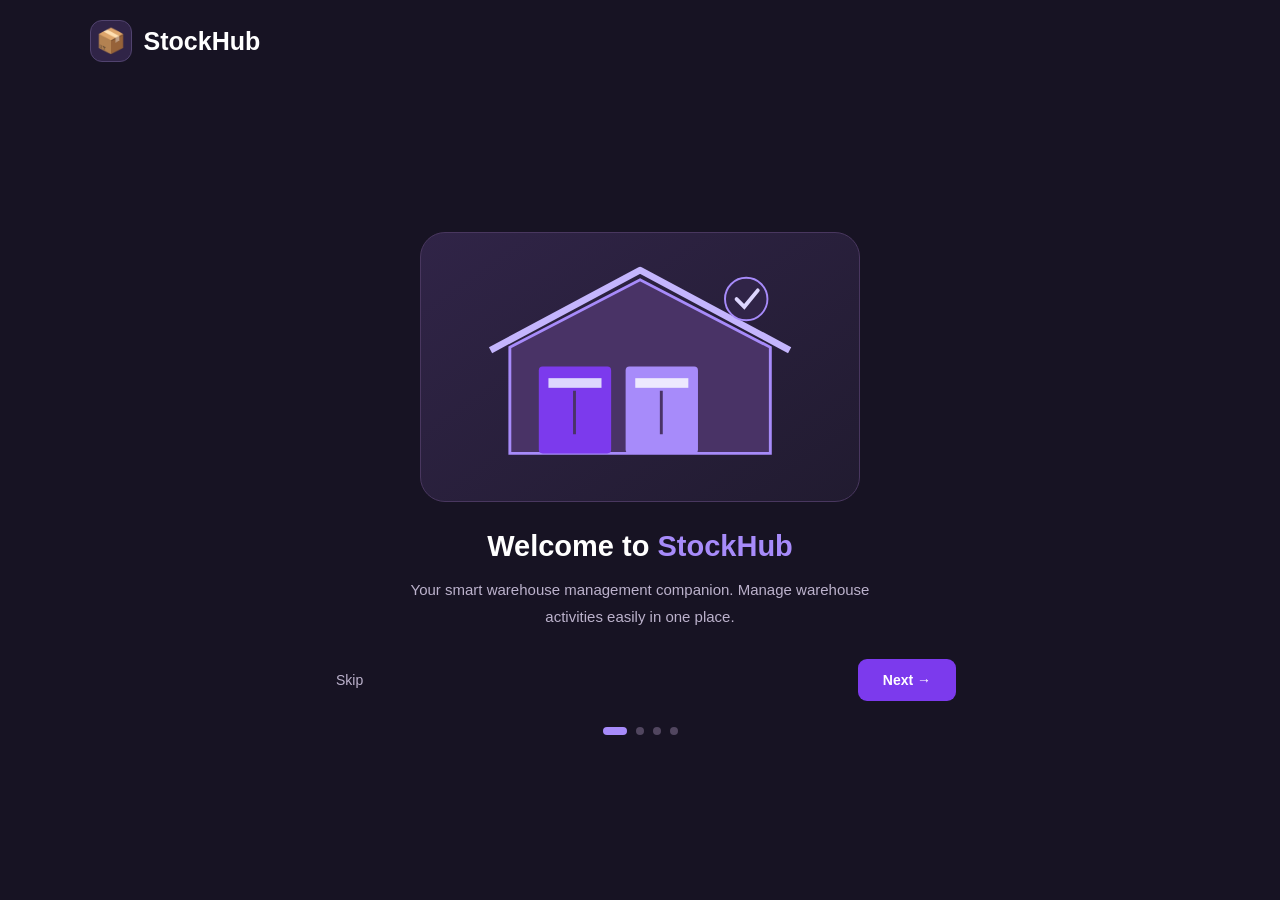
<file: features.html>
<!DOCTYPE html>
<html lang="en">
<head>
<meta charset="UTF-8">
<meta name="viewport" content="width=device-width, initial-scale=1.0">
<title>StockHub - Explore Features</title>

<style>
*{margin:0;padding:0;box-sizing:border-box}
body{min-height:100vh;background:#171323;color:white;font-family:Arial,sans-serif;display:flex;flex-direction:column}
header{padding:20px 7%;display:flex;align-items:center;gap:12px}
.brand-icon{width:42px;height:42px;background:#302447;border:1px solid #51436e;border-radius:12px;display:grid;place-items:center;font-size:24px}
.brand-name{font-size:25px;font-weight:bold}
.slider{width:100%;max-width:680px;margin:auto;padding:15px 24px 30px;text-align:center}
.slide{display:none}
.slide.active{display:block;animation:fade .4s ease}
.art{width:100%;max-width:440px;height:270px;margin:0 auto 28px;background:linear-gradient(145deg,#302447,#211b30);border:1px solid #49375f;border-radius:25px;display:grid;place-items:center;overflow:hidden}
.art svg{width:90%;height:90%;max-height:250px}
h1{font-size:29px;margin-bottom:13px}
h1 span{color:#a78bfa}
.description{color:#bcb2cc;font-size:15px;line-height:1.8;max-width:480px;margin:auto;min-height:55px}
.controls{margin-top:28px;display:flex;justify-content:space-between;align-items:center}
button{cursor:pointer;font-size:14px}
.skip{border:0;background:transparent;color:#bcb2cc;padding:12px}
.next{border:0;background:#7c3aed;color:white;padding:13px 25px;border-radius:9px;font-weight:bold}
.next:hover{background:#6d28d9}
.dots{display:flex;justify-content:center;gap:9px;margin-top:26px}
.dot{height:8px;width:8px;background:#51465f;border-radius:10px;transition:.3s}
.dot.active{width:24px;background:#a78bfa}
@keyframes fade{from{opacity:0;transform:translateY(8px)}to{opacity:1;transform:translateY(0)}}
@media(max-width:500px){.art{height:225px}h1{font-size:25px}.slider{padding-left:18px;padding-right:18px}}
</style>
</head>

<body>
<header>
    <div class="brand-icon">📦</div>
    <div class="brand-name">StockHub</div>
</header>

<main class="slider">

    <!-- SLIDE 1: WAREHOUSE -->
    <section class="slide active">
        <div class="art">
            <svg viewBox="0 0 400 250" role="img" aria-label="Warehouse illustration">
                <path d="M65 105 L200 35 L335 105 V215 H65Z" fill="#493366" stroke="#a78bfa" stroke-width="3"/>
                <path d="M45 108 L200 25 L355 108" fill="none" stroke="#c4b5fd" stroke-width="7" stroke-linejoin="round"/>
                <rect x="95" y="125" width="75" height="90" rx="4" fill="#7c3aed"/>
                <rect x="185" y="125" width="75" height="90" rx="4" fill="#a78bfa"/>
                <rect x="105" y="137" width="55" height="10" fill="#ddd6fe"/>
                <rect x="195" y="137" width="55" height="10" fill="#ede9fe"/>
                <path d="M132 150 V195 M222 150 V195" stroke="#493366" stroke-width="3"/>
                <circle cx="310" cy="55" r="22" fill="#302447" stroke="#a78bfa" stroke-width="2"/>
                <path d="M300 55 L308 63 L322 46" fill="none" stroke="#ddd6fe" stroke-width="4" stroke-linecap="round"/>
            </svg>
        </div>
        <h1>Welcome to <span>StockHub</span></h1>
        <p class="description">Your smart warehouse management companion. Manage warehouse activities easily in one place.</p>
    </section>

    <!-- SLIDE 2: INVENTORY -->
    <section class="slide">
        <div class="art">
            <svg viewBox="0 0 400 250" role="img" aria-label="Inventory management illustration">
                <rect x="65" y="35" width="270" height="180" rx="12" fill="#302447" stroke="#a78bfa" stroke-width="3"/>
                <path d="M65 85 H335 M65 145 H335" stroke="#71559a" stroke-width="3"/>
                <rect x="85" y="48" width="48" height="30" rx="4" fill="#7c3aed"/>
                <rect x="145" y="48" width="48" height="30" rx="4" fill="#a78bfa"/>
                <rect x="205" y="48" width="48" height="30" rx="4" fill="#7c3aed"/>
                <rect x="265" y="48" width="48" height="30" rx="4" fill="#a78bfa"/>
                <rect x="90" y="97" width="65" height="40" rx="5" fill="#7c3aed"/>
                <rect x="170" y="97" width="65" height="40" rx="5" fill="#a78bfa"/>
                <rect x="250" y="97" width="65" height="40" rx="5" fill="#7c3aed"/>
                <rect x="90" y="158" width="65" height="42" rx="5" fill="#a78bfa"/>
                <rect x="170" y="158" width="65" height="42" rx="5" fill="#7c3aed"/>
                <rect x="250" y="158" width="65" height="42" rx="5" fill="#a78bfa"/>
                <path d="M108 110 H137 M188 110 H217 M268 110 H297" stroke="#ede9fe" stroke-width="3"/>
            </svg>
        </div>
        <h1>Smart <span>Inventory</span></h1>
        <p class="description">Monitor products, manage stock quantities and identify low-stock items easily.</p>
    </section>

    <!-- SLIDE 3: ORDERS -->
    <section class="slide">
        <div class="art">
            <svg viewBox="0 0 400 250" role="img" aria-label="Orders and delivery illustration">
                <rect x="40" y="75" width="185" height="105" rx="10" fill="#493366" stroke="#a78bfa" stroke-width="3"/>
                <path d="M40 110 H225 M132 75 V180" stroke="#a78bfa" stroke-width="3"/>
                <path d="M225 115 H280 L325 155 V180 H225Z" fill="#7c3aed" stroke="#c4b5fd" stroke-width="3" stroke-linejoin="round"/>
                <path d="M280 115 V155 H325" fill="none" stroke="#c4b5fd" stroke-width="3"/>
                <circle cx="95" cy="190" r="19" fill="#211b30" stroke="#c4b5fd" stroke-width="5"/>
                <circle cx="276" cy="190" r="19" fill="#211b30" stroke="#c4b5fd" stroke-width="5"/>
                <path d="M65 93 L105 93 M155 93 L195 93" stroke="#ddd6fe" stroke-width="4"/>
                <path d="M145 48 L163 66 L198 31" fill="none" stroke="#c4b5fd" stroke-width="6" stroke-linecap="round" stroke-linejoin="round"/>
            </svg>
        </div>
        <h1>Orders & <span>Suppliers</span></h1>
        <p class="description">Track customer orders, organize supplier details and manage deliveries efficiently.</p>
    </section>

    <!-- SLIDE 4: ANALYTICS -->
    <section class="slide">
        <div class="art">
            <svg viewBox="0 0 400 250" role="img" aria-label="Reports and analytics illustration">
                <rect x="55" y="30" width="290" height="190" rx="14" fill="#302447" stroke="#a78bfa" stroke-width="3"/>
                <path d="M85 180 H315 M85 145 H315 M85 110 H315" stroke="#493366" stroke-width="2"/>
                <rect x="95" y="125" width="35" height="55" rx="4" fill="#7c3aed"/>
                <rect x="150" y="95" width="35" height="85" rx="4" fill="#a78bfa"/>
                <rect x="205" y="65" width="35" height="115" rx="4" fill="#7c3aed"/>
                <rect x="260" y="85" width="35" height="95" rx="4" fill="#c4b5fd"/>
                <path d="M95 85 L155 65 L215 77 L290 48" fill="none" stroke="#ede9fe" stroke-width="4" stroke-linecap="round" stroke-linejoin="round"/>
                <circle cx="95" cy="85" r="5" fill="#ede9fe"/>
                <circle cx="155" cy="65" r="5" fill="#ede9fe"/>
                <circle cx="215" cy="77" r="5" fill="#ede9fe"/>
                <circle cx="290" cy="48" r="5" fill="#ede9fe"/>
            </svg>
        </div>
        <h1>Reports in <span>One Place</span></h1>
        <p class="description">Explore reports, customer records, notifications and useful warehouse tools.</p>
    </section>

    <div class="controls">
        <button class="skip" id="skipBtn" onclick="goToLogin()">Skip</button>
        <button class="next" id="nextBtn" onclick="nextSlide()">Next →</button>
    </div>

    <div class="dots">
        <span class="dot active"></span>
        <span class="dot"></span>
        <span class="dot"></span>
        <span class="dot"></span>
    </div>

</main>

<script>
let currentSlide = 0;

const slides = document.querySelectorAll(".slide");
const dots = document.querySelectorAll(".dot");
const nextBtn = document.getElementById("nextBtn");
const skipBtn = document.getElementById("skipBtn");

function showSlide(index) {
    slides.forEach(slide => slide.classList.remove("active"));
    dots.forEach(dot => dot.classList.remove("active"));

    slides[index].classList.add("active");
    dots[index].classList.add("active");

    if (index === slides.length - 1) {
        nextBtn.textContent = "Get Started →";
        skipBtn.style.visibility = "hidden";
    } else {
        nextBtn.textContent = "Next →";
        skipBtn.style.visibility = "visible";
    }
}

function nextSlide() {
    if (currentSlide < slides.length - 1) {
        currentSlide++;
        showSlide(currentSlide);
    } else {
        goToLogin();
    }
}

function goToLogin() {
    window.location.href = "login.html";
}
</script>

</body>
</html>
</file>
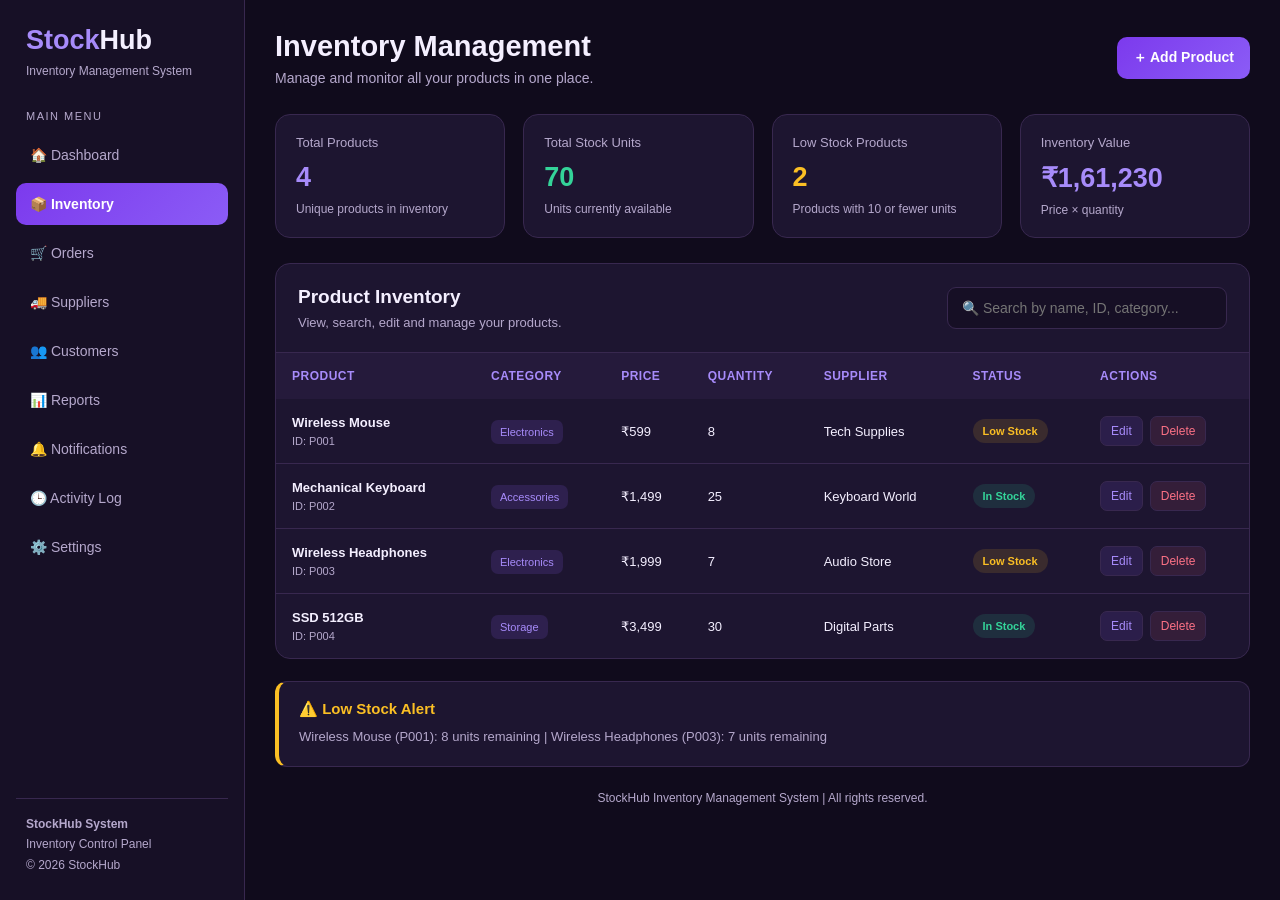
<file: inventory.html>
<!DOCTYPE html>
<html lang="en">
<head>
<meta charset="UTF-8">
<meta name="viewport" content="width=device-width, initial-scale=1.0">
<title>StockHub - Inventory</title>

<script>
(function () {
    const savedTheme = localStorage.getItem("stockhubAppearance");
    const theme = savedTheme === "light" ? "light" : "dark";

    document.documentElement.classList.toggle("light-mode", theme === "light");
    document.documentElement.classList.toggle("dark-mode", theme === "dark");
})();
</script>

<style>
:root {
    --bg: #100b1c;
    --sidebar: #171026;
    --card: #1d1530;
    --card2: #251a3b;
    --text: #f4efff;
    --muted: #b5a8cc;
    --border: #38284f;
    --purple: #8b5cf6;
    --violet: #a78bfa;
    --green: #34d399;
    --red: #fb7185;
    --yellow: #fbbf24;
    --input: #160f25;
}

* {
    margin: 0;
    padding: 0;
    box-sizing: border-box;
}

body {
    font-family: Arial, Helvetica, sans-serif;
    background: var(--bg);
    color: var(--text);
    min-height: 100vh;
    transition: background 0.25s, color 0.25s;
}

.layout {
    display: flex;
    min-height: 100vh;
}

/* SIDEBAR */

.sidebar {
    width: 245px;
    min-width: 245px;
    background: var(--sidebar);
    border-right: 1px solid var(--border);
    padding: 25px 16px;
    display: flex;
    flex-direction: column;
}

.logo {
    font-size: 27px;
    font-weight: bold;
    margin: 0 0 8px 10px;
    color: var(--violet);
}

.logo span {
    color: var(--text);
}

.tagline {
    color: var(--muted);
    font-size: 12px;
    margin: 0 0 32px 10px;
}

.nav-title {
    color: var(--muted);
    font-size: 11px;
    text-transform: uppercase;
    letter-spacing: 1.5px;
    margin: 0 0 12px 10px;
}

.sidebar nav a {
    display: block;
    color: var(--muted);
    text-decoration: none;
    padding: 13px 14px;
    border-radius: 10px;
    margin-bottom: 7px;
    font-size: 14px;
    transition: 0.2s;
}

.sidebar nav a:hover {
    background: var(--card2);
    color: var(--text);
}

.sidebar nav a.active {
    background: linear-gradient(135deg, #7c3aed, #8b5cf6);
    color: #ffffff;
    font-weight: bold;
}

.sidebar-footer {
    margin-top: auto;
    padding: 15px 10px 0;
    border-top: 1px solid var(--border);
    color: var(--muted);
    font-size: 12px;
    line-height: 1.7;
}

/* MAIN CONTENT */

.main {
    flex: 1;
    min-width: 0;
    padding: 30px;
}

.header {
    display: flex;
    justify-content: space-between;
    align-items: center;
    gap: 18px;
    flex-wrap: wrap;
    margin-bottom: 28px;
}

.header h1 {
    font-size: 29px;
    margin-bottom: 7px;
}

.subtitle {
    color: var(--muted);
    font-size: 14px;
}

.header-actions {
    display: flex;
    align-items: center;
    gap: 12px;
    flex-wrap: wrap;
}

button {
    font-family: inherit;
}

.add-btn {
    border: none;
    padding: 12px 16px;
    border-radius: 10px;
    cursor: pointer;
    font-size: 14px;
    font-weight: bold;
    transition: 0.2s;
    background: linear-gradient(135deg, #7c3aed, #8b5cf6);
    color: white;
}

.add-btn:hover {
    opacity: 0.9;
    transform: translateY(-1px);
}

/* SUMMARY CARDS */

.stats {
    display: grid;
    grid-template-columns: repeat(4, minmax(0, 1fr));
    gap: 18px;
    margin-bottom: 25px;
}

.stat-card {
    background: var(--card);
    border: 1px solid var(--border);
    padding: 20px;
    border-radius: 15px;
    min-width: 0;
}

.stat-label {
    color: var(--muted);
    font-size: 13px;
    margin-bottom: 12px;
}

.stat-value {
    font-size: 27px;
    font-weight: bold;
    overflow-wrap: anywhere;
}

.stat-note {
    font-size: 12px;
    color: var(--muted);
    margin-top: 9px;
}

.purple-text {
    color: var(--violet);
}

.green-text {
    color: var(--green);
}

.red-text {
    color: var(--red);
}

.yellow-text {
    color: var(--yellow);
}

/* INVENTORY PANEL */

.panel {
    background: var(--card);
    border: 1px solid var(--border);
    border-radius: 15px;
    overflow: hidden;
}

.panel-header {
    padding: 22px;
    display: flex;
    justify-content: space-between;
    align-items: center;
    gap: 15px;
    flex-wrap: wrap;
    border-bottom: 1px solid var(--border);
}

.panel-header h2 {
    font-size: 19px;
}

.panel-header p {
    color: var(--muted);
    font-size: 13px;
    margin-top: 7px;
}

.search-box {
    width: 280px;
    max-width: 100%;
}

.search-box input {
    width: 100%;
    padding: 12px 14px;
    background: var(--input);
    color: var(--text);
    border: 1px solid var(--border);
    border-radius: 9px;
    outline: none;
    font-size: 14px;
}

.search-box input:focus,
.form-group input:focus {
    border-color: var(--violet);
    box-shadow: 0 0 0 2px rgba(139, 92, 246, 0.15);
}

.table-container {
    width: 100%;
    overflow-x: auto;
}

table {
    width: 100%;
    border-collapse: collapse;
    min-width: 850px;
}

thead {
    background: var(--card2);
}

th {
    padding: 16px;
    text-align: left;
    color: var(--violet);
    font-size: 12px;
    text-transform: uppercase;
    letter-spacing: 0.5px;
    white-space: nowrap;
}

td {
    padding: 16px;
    border-bottom: 1px solid var(--border);
    color: var(--text);
    font-size: 13px;
    vertical-align: middle;
}

tbody tr:hover {
    background: rgba(139, 92, 246, 0.07);
}

tbody tr:last-child td {
    border-bottom: none;
}

.product-name {
    font-weight: bold;
    margin-bottom: 5px;
}

.product-id {
    color: var(--muted);
    font-size: 11px;
}

.category-tag {
    background: rgba(139, 92, 246, 0.15);
    color: var(--violet);
    padding: 6px 9px;
    border-radius: 7px;
    font-size: 11px;
    white-space: nowrap;
}

.status {
    display: inline-block;
    padding: 6px 10px;
    border-radius: 20px;
    font-size: 11px;
    font-weight: bold;
    white-space: nowrap;
}

.status.in-stock {
    background: rgba(52, 211, 153, 0.13);
    color: var(--green);
}

.status.low-stock {
    background: rgba(251, 191, 36, 0.13);
    color: var(--yellow);
}

.status.out-stock {
    background: rgba(251, 113, 133, 0.13);
    color: var(--red);
}

.action-buttons {
    display: flex;
    gap: 7px;
}

.edit-btn,
.delete-btn {
    padding: 7px 10px;
    border-radius: 7px;
    cursor: pointer;
    font-size: 12px;
    border: 1px solid var(--border);
}

.edit-btn {
    background: rgba(139, 92, 246, 0.13);
    color: var(--violet);
}

.delete-btn {
    background: rgba(251, 113, 133, 0.1);
    color: var(--red);
}

.edit-btn:hover,
.delete-btn:hover {
    opacity: 0.75;
}

.empty-state {
    text-align: center;
    padding: 35px;
    color: var(--muted);
}

/* LOW STOCK NOTICE */

.notice {
    margin-top: 22px;
    background: var(--card);
    border: 1px solid var(--border);
    border-left: 4px solid var(--yellow);
    padding: 18px 20px;
    border-radius: 12px;
}

.notice h3 {
    color: var(--yellow);
    font-size: 15px;
    margin-bottom: 8px;
}

.notice p {
    color: var(--muted);
    font-size: 13px;
    line-height: 1.7;
}

/* MODAL */

.modal {
    display: none;
    position: fixed;
    inset: 0;
    background: rgba(0, 0, 0, 0.7);
    z-index: 1000;
    justify-content: center;
    align-items: center;
    padding: 18px;
    overflow-y: auto;
}

.modal.show {
    display: flex;
}

.modal-content {
    width: 100%;
    max-width: 520px;
    background: var(--card);
    color: var(--text);
    border: 1px solid var(--border);
    border-radius: 16px;
    padding: 25px;
    max-height: 95vh;
    overflow-y: auto;
}

.modal-header {
    display: flex;
    justify-content: space-between;
    align-items: center;
    gap: 12px;
    margin-bottom: 22px;
}

.modal-header h2 {
    color: var(--violet);
    font-size: 22px;
}

.close-btn {
    border: none;
    background: transparent;
    color: var(--muted);
    font-size: 27px;
    cursor: pointer;
}

.form-grid {
    display: grid;
    grid-template-columns: 1fr 1fr;
    gap: 16px;
}

.form-group {
    display: flex;
    flex-direction: column;
    gap: 8px;
}

.form-group.full-width {
    grid-column: 1 / -1;
}

.form-group label {
    font-size: 13px;
    color: var(--muted);
}

.form-group input {
    width: 100%;
    padding: 12px;
    background: var(--input);
    color: var(--text);
    border: 1px solid var(--border);
    border-radius: 8px;
    outline: none;
    font-size: 14px;
}

.form-buttons {
    display: flex;
    gap: 10px;
    margin-top: 22px;
}

.save-btn,
.cancel-btn {
    flex: 1;
    padding: 12px;
    border: none;
    border-radius: 9px;
    cursor: pointer;
    font-size: 14px;
    font-weight: bold;
}

.save-btn {
    background: linear-gradient(135deg, #7c3aed, #8b5cf6);
    color: white;
}

.cancel-btn {
    background: var(--card2);
    color: var(--text);
    border: 1px solid var(--border);
}

/* FOOTER */

.footer {
    margin-top: 24px;
    color: var(--muted);
    text-align: center;
    font-size: 12px;
}

/* LIGHT MODE - CONTROLLED BY SETTINGS */

html.light-mode {
    --bg: #f5f3ff;
    --sidebar: #ffffff;
    --card: #ffffff;
    --card2: #eee7ff;
    --text: #26183b;
    --muted: #6f6084;
    --border: #e2d8f5;
    --purple: #7c3aed;
    --violet: #7040c8;
    --green: #07845d;
    --red: #d63353;
    --yellow: #a66a00;
    --input: #faf8ff;
}

html.light-mode body {
    background: var(--bg);
    color: var(--text);
}

html.light-mode .sidebar nav a.active {
    color: #ffffff;
}

html.light-mode tbody tr:hover {
    background: #f5efff;
}

html.light-mode .category-tag {
    background: #eee7ff;
    color: #59359b;
}

html.light-mode .status.in-stock {
    background: #e2f8ef;
}

html.light-mode .status.low-stock {
    background: #fff4d5;
}

html.light-mode .status.out-stock {
    background: #ffe7ec;
}

html.light-mode .notice {
    background: #fffdf5;
}

html.light-mode .modal {
    background: rgba(31, 20, 48, 0.45);
}

html.light-mode .search-box input,
html.light-mode .form-group input {
    background: #faf8ff;
    color: #26183b;
}

html.light-mode .cancel-btn {
    background: #eee7ff;
    color: #26183b;
}

/* RESPONSIVE */

@media (max-width: 1100px) {
    .stats {
        grid-template-columns: repeat(2, minmax(0, 1fr));
    }

    .main {
        padding: 22px;
    }
}

@media (max-width: 760px) {
    .layout {
        flex-direction: column;
    }

    .sidebar {
        width: 100%;
        min-width: 0;
        padding: 18px;
    }

    .logo {
        margin-bottom: 5px;
    }

    .tagline {
        margin-bottom: 20px;
    }

    .sidebar nav {
        display: flex;
        gap: 7px;
        overflow-x: auto;
        padding-bottom: 5px;
    }

    .sidebar nav a {
        flex-shrink: 0;
        margin-bottom: 0;
        padding: 10px 12px;
    }

    .nav-title,
    .sidebar-footer {
        display: none;
    }

    .main {
        padding: 18px;
    }

    .header h1 {
        font-size: 25px;
    }

    .header-actions {
        width: 100%;
    }

    .header-actions button {
        flex: 1;
    }

    .panel-header {
        padding: 17px;
    }

    .search-box {
        width: 100%;
    }
}

@media (max-width: 480px) {
    .stats {
        grid-template-columns: 1fr 1fr;
        gap: 10px;
    }

    .stat-card {
        padding: 14px;
    }

    .stat-value {
        font-size: 22px;
    }

    .stat-label {
        font-size: 12px;
    }

    .form-grid {
        grid-template-columns: 1fr;
    }

    .form-group.full-width {
        grid-column: auto;
    }

    .modal-content {
        padding: 18px;
    }
}
</style>
</head>

<body>

<div class="layout">

    <!-- SIDEBAR -->
    <aside class="sidebar">
        <div class="logo">Stock<span>Hub</span></div>
        <div class="tagline">Inventory Management System</div>

        <div class="nav-title">Main Menu</div>

        <nav>
            <a href="index.html">🏠 Dashboard</a>
            <a href="inventory.html" class="active">📦 Inventory</a>
            <a href="orders.html">🛒 Orders</a>
            <a href="suppliers.html">🚚 Suppliers</a>
            <a href="customers.html">👥 Customers</a>
            <a href="reports.html">📊 Reports</a>
            <a href="notifications.html">🔔 Notifications</a>
            <a href="activity.html">🕒 Activity Log</a>
            <a href="settings.html">⚙️ Settings</a>
        </nav>

        <div class="sidebar-footer">
            <strong>StockHub System</strong><br>
            Inventory Control Panel<br>
            © 2026 StockHub
        </div>
    </aside>

    <!-- MAIN CONTENT -->
    <main class="main">

        <header class="header">
            <div>
                <h1>Inventory Management</h1>
                <p class="subtitle">Manage and monitor all your products in one place.</p>
            </div>

            <div class="header-actions">
                <button class="add-btn" type="button"
                    onclick="openProductModal()">＋ Add Product</button>
            </div>
        </header>

        <!-- SUMMARY CARDS -->
        <section class="stats">

            <div class="stat-card">
                <div class="stat-label">Total Products</div>
                <div class="stat-value purple-text" id="totalProducts">0</div>
                <div class="stat-note">Unique products in inventory</div>
            </div>

            <div class="stat-card">
                <div class="stat-label">Total Stock Units</div>
                <div class="stat-value green-text" id="totalUnits">0</div>
                <div class="stat-note">Units currently available</div>
            </div>

            <div class="stat-card">
                <div class="stat-label">Low Stock Products</div>
                <div class="stat-value yellow-text" id="lowStockCount">0</div>
                <div class="stat-note">Products with 10 or fewer units</div>
            </div>

            <div class="stat-card">
                <div class="stat-label">Inventory Value</div>
                <div class="stat-value purple-text" id="inventoryValue">₹0</div>
                <div class="stat-note">Price × quantity</div>
            </div>

        </section>

        <!-- INVENTORY TABLE -->
        <section class="panel">

            <div class="panel-header">
                <div>
                    <h2>Product Inventory</h2>
                    <p>View, search, edit and manage your products.</p>
                </div>

                <div class="search-box">
                    <input type="text" id="searchInput"
                        placeholder="🔍 Search by name, ID, category..."
                        oninput="renderProducts()">
                </div>
            </div>

            <div class="table-container">
                <table>
                    <thead>
                        <tr>
                            <th>Product</th>
                            <th>Category</th>
                            <th>Price</th>
                            <th>Quantity</th>
                            <th>Supplier</th>
                            <th>Status</th>
                            <th>Actions</th>
                        </tr>
                    </thead>

                    <tbody id="productTableBody"></tbody>
                </table>
            </div>

        </section>

        <!-- LOW STOCK NOTICE -->
        <section class="notice">
            <h3>⚠️ Low Stock Alert</h3>
            <p id="lowStockMessage">
                Low stock products will appear here.
            </p>
        </section>

        <div class="footer">
            StockHub Inventory Management System | All rights reserved.
        </div>

    </main>
</div>

<!-- ADD / EDIT PRODUCT MODAL -->
<div class="modal" id="productModal">
    <div class="modal-content">

        <div class="modal-header">
            <h2 id="modalTitle">Add New Product</h2>
            <button class="close-btn" type="button"
                onclick="closeProductModal()" aria-label="Close">&times;</button>
        </div>

        <form id="productForm">

            <div class="form-grid">

                <div class="form-group">
                    <label for="productId">Product ID</label>
                    <input type="text" id="productId"
                        placeholder="Example: P005" required>
                </div>

                <div class="form-group">
                    <label for="productName">Product Name</label>
                    <input type="text" id="productName"
                        placeholder="Enter product name" required>
                </div>

                <div class="form-group">
                    <label for="productCategory">Category</label>
                    <input type="text" id="productCategory"
                        placeholder="Example: Electronics" required>
                </div>

                <div class="form-group">
                    <label for="productPrice">Price (₹)</label>
                    <input type="number" id="productPrice"
                        placeholder="Enter price" min="0" step="0.01" required>
                </div>

                <div class="form-group">
                    <label for="productQuantity">Quantity</label>
                    <input type="number" id="productQuantity"
                        placeholder="Enter quantity" min="0" step="1" required>
                </div>

                <div class="form-group">
                    <label for="productSupplier">Supplier</label>
                    <input type="text" id="productSupplier"
                        placeholder="Enter supplier name" required>
                </div>

            </div>

            <div class="form-buttons">
                <button class="save-btn" type="submit" id="saveButton">
                    Save Product
                </button>

                <button class="cancel-btn" type="button"
                    onclick="closeProductModal()">Cancel</button>
            </div>

        </form>
    </div>
</div>

<script>
/* DEFAULT PRODUCTS */

const defaultProducts = [
    {
        id: "P001",
        name: "Wireless Mouse",
        category: "Electronics",
        price: 599,
        quantity: 8,
        supplier: "Tech Supplies"
    },
    {
        id: "P002",
        name: "Mechanical Keyboard",
        category: "Accessories",
        price: 1499,
        quantity: 25,
        supplier: "Keyboard World"
    },
    {
        id: "P003",
        name: "Wireless Headphones",
        category: "Electronics",
        price: 1999,
        quantity: 7,
        supplier: "Audio Store"
    },
    {
        id: "P004",
        name: "SSD 512GB",
        category: "Storage",
        price: 3499,
        quantity: 30,
        supplier: "Digital Parts"
    }
];

let products = [];
let editingProductId = null;

/* SHARED THEME - CONTROLLED BY SETTINGS */

function applyTheme() {
    const savedTheme = localStorage.getItem("stockhubAppearance");
    const theme = savedTheme === "light" ? "light" : "dark";

    document.documentElement.classList.toggle("light-mode", theme === "light");
    document.documentElement.classList.toggle("dark-mode", theme === "dark");
}

window.addEventListener("storage", function(event) {
    if (event.key === "stockhubAppearance") {
        applyTheme();
    }

    if (event.key === "stockhubProducts") {
        loadProducts();
    }
});

window.addEventListener("focus", applyTheme);

/* LOCAL STORAGE */

function loadProducts() {
    try {
        const savedProducts = localStorage.getItem("stockhubProducts");

        if (savedProducts !== null) {
            const parsedProducts = JSON.parse(savedProducts);
            products = Array.isArray(parsedProducts) ? parsedProducts : [];
        } else {
            products = defaultProducts.map(product => ({ ...product }));
            saveProducts();
        }
    } catch (error) {
        console.error("Unable to load products:", error);
        products = defaultProducts.map(product => ({ ...product }));
        saveProducts();
    }

    renderProducts();
}

function saveProducts() {
    localStorage.setItem("stockhubProducts", JSON.stringify(products));
}

/* ACTIVITY LOG */

function addActivity(message) {
    try {
        let activities = JSON.parse(
            localStorage.getItem("stockhubActivities") || "[]"
        );

        if (!Array.isArray(activities)) {
            activities = [];
        }

        activities.unshift({
            message: message,
            date: new Date().toLocaleString()
        });

        activities = activities.slice(0, 100);

        localStorage.setItem(
            "stockhubActivities",
            JSON.stringify(activities)
        );
    } catch (error) {
        console.error("Unable to save activity:", error);
    }
}

/* DISPLAY TEXT SAFELY */

function escapeHTML(value) {
    return String(value ?? "").replace(/[&<>"']/g, character => {
        const entities = {
            "&": "&amp;",
            "<": "&lt;",
            ">": "&gt;",
            '"': "&quot;",
            "'": "&#39;"
        };

        return entities[character];
    });
}

/* PRODUCT STATUS */

function getProductStatus(quantity) {
    const qty = Number(quantity);

    if (qty === 0) {
        return {
            label: "Out of Stock",
            className: "out-stock"
        };
    }

    if (qty <= 10) {
        return {
            label: "Low Stock",
            className: "low-stock"
        };
    }

    return {
        label: "In Stock",
        className: "in-stock"
    };
}

/* FORMAT PRICE */

function formatCurrency(amount) {
    return "₹" + Number(amount || 0).toLocaleString("en-IN", {
        minimumFractionDigits: 0,
        maximumFractionDigits: 2
    });
}

/* DISPLAY PRODUCTS */

function renderProducts() {
    const tableBody = document.getElementById("productTableBody");
    const searchText = document.getElementById("searchInput")
        .value.trim().toLowerCase();

    const filteredProducts = products.filter(product => {
        const searchableText = [
            product.id,
            product.name,
            product.category,
            product.supplier
        ].join(" ").toLowerCase();

        return searchableText.includes(searchText);
    });

    if (filteredProducts.length === 0) {
        tableBody.innerHTML = `
            <tr>
                <td colspan="7" class="empty-state">
                    No products found. Try another search or add a product.
                </td>
            </tr>
        `;
    } else {
        tableBody.innerHTML = filteredProducts.map(product => {
            const status = getProductStatus(product.quantity);

            return `
                <tr>
                    <td>
                        <div class="product-name">
                            ${escapeHTML(product.name)}
                        </div>
                        <div class="product-id">
                            ID: ${escapeHTML(product.id)}
                        </div>
                    </td>

                    <td>
                        <span class="category-tag">
                            ${escapeHTML(product.category)}
                        </span>
                    </td>

                    <td>${formatCurrency(product.price)}</td>
                    <td>${Number(product.quantity)}</td>
                    <td>${escapeHTML(product.supplier)}</td>

                    <td>
                        <span class="status ${status.className}">
                            ${status.label}
                        </span>
                    </td>

                    <td>
                        <div class="action-buttons">
                            <button class="edit-btn" type="button"
                                onclick="editProductById(${JSON.stringify(product.id).replace(/</g, '\\u003c')})">
                                Edit
                            </button>

                            <button class="delete-btn" type="button"
                                onclick="deleteProductById(${JSON.stringify(product.id).replace(/</g, '\\u003c')})">
                                Delete
                            </button>
                        </div>
                    </td>
                </tr>
            `;
        }).join("");
    }

    updateStatistics();
    updateLowStockNotice();
}

/* UPDATE SUMMARY CARDS */

function updateStatistics() {
    const totalProducts = products.length;

    const totalUnits = products.reduce(
        (total, product) => total + Number(product.quantity || 0),
        0
    );

    const lowStockProducts = products.filter(
        product => Number(product.quantity) <= 10
    );

    const inventoryValue = products.reduce(
        (total, product) =>
            total + Number(product.price || 0) *
                    Number(product.quantity || 0),
        0
    );

    document.getElementById("totalProducts").textContent = totalProducts;
    document.getElementById("totalUnits").textContent = totalUnits;
    document.getElementById("lowStockCount").textContent = lowStockProducts.length;
    document.getElementById("inventoryValue").textContent =
        formatCurrency(inventoryValue);
}

/* LOW STOCK NOTICE */

function updateLowStockNotice() {
    const lowStockProducts = products.filter(
        product => Number(product.quantity) <= 10
    );

    const message = document.getElementById("lowStockMessage");

    if (lowStockProducts.length === 0) {
        message.textContent =
            "All products have sufficient stock. No low-stock alerts.";
        return;
    }

    message.textContent = lowStockProducts.map(product => {
        const quantity = Number(product.quantity);

        const status = quantity === 0
            ? "out of stock"
            : `${quantity} units remaining`;

        return `${product.name} (${product.id}): ${status}`;
    }).join(" | ");
}

/* OPEN ADD PRODUCT MODAL */

function openProductModal() {
    editingProductId = null;

    document.getElementById("productForm").reset();
    document.getElementById("productId").disabled = false;
    document.getElementById("modalTitle").textContent = "Add New Product";
    document.getElementById("saveButton").textContent = "Save Product";
    document.getElementById("productModal").classList.add("show");
}

/* CLOSE MODAL */

function closeProductModal() {
    document.getElementById("productModal").classList.remove("show");
    document.getElementById("productForm").reset();

    editingProductId = null;
    document.getElementById("productId").disabled = false;
}

/* ADD / EDIT PRODUCT */

document.getElementById("productForm").addEventListener("submit", function(event) {
    event.preventDefault();

    const id = document.getElementById("productId").value.trim();
    const name = document.getElementById("productName").value.trim();
    const category = document.getElementById("productCategory").value.trim();
    const price = Number(document.getElementById("productPrice").value);
    const quantity = Number(document.getElementById("productQuantity").value);
    const supplier = document.getElementById("productSupplier").value.trim();

    if (!id || !name || !category || !supplier) {
        alert("Please fill in all product details.");
        return;
    }

    if (!Number.isFinite(price) || price < 0) {
        alert("Please enter a valid product price.");
        return;
    }

    if (!Number.isInteger(quantity) || quantity < 0) {
        alert("Quantity must be a whole number and cannot be negative.");
        return;
    }

    const duplicate = products.some(product =>
        product.id.toLowerCase() === id.toLowerCase() &&
        product.id !== editingProductId
    );

    if (duplicate) {
        alert("This Product ID already exists. Please use a different ID.");
        return;
    }

    const productData = {
        id: editingProductId || id,
        name,
        category,
        price,
        quantity,
        supplier
    };

    if (editingProductId !== null) {
        const index = products.findIndex(
            product => product.id === editingProductId
        );

        if (index !== -1) {
            products[index] = productData;
            addActivity("Updated product: " + name + " (" + productData.id + ")");
        }
    } else {
        products.push(productData);
        addActivity("Added product: " + name + " (" + id + ")");
    }

    saveProducts();
    renderProducts();
    closeProductModal();
});

/* EDIT PRODUCT */

function editProductById(id) {
    const product = products.find(item => item.id === id);

    if (!product) {
        alert("Product not found.");
        return;
    }

    editingProductId = product.id;

    document.getElementById("productId").value = product.id;
    document.getElementById("productName").value = product.name;
    document.getElementById("productCategory").value = product.category;
    document.getElementById("productPrice").value = product.price;
    document.getElementById("productQuantity").value = product.quantity;
    document.getElementById("productSupplier").value = product.supplier;

    document.getElementById("productId").disabled = true;
    document.getElementById("modalTitle").textContent = "Edit Product";
    document.getElementById("saveButton").textContent = "Update Product";
    document.getElementById("productModal").classList.add("show");
}

/* DELETE PRODUCT */

function deleteProductById(id) {
    const product = products.find(item => item.id === id);

    if (!product) {
        alert("Product not found.");
        return;
    }

    const confirmed = confirm(
        `Are you sure you want to delete "${product.name}"?`
    );

    if (!confirmed) {
        return;
    }

    products = products.filter(item => item.id !== id);

    saveProducts();
    addActivity("Deleted product: " + product.name + " (" + product.id + ")");
    renderProducts();
}

/* CLOSE MODAL WHEN CLICKING OUTSIDE */

document.getElementById("productModal").addEventListener("click", function(event) {
    if (event.target === this) {
        closeProductModal();
    }
});

/* CLOSE MODAL USING ESCAPE KEY */

document.addEventListener("keydown", function(event) {
    if (event.key === "Escape") {
        closeProductModal();
    }
});

/* INITIALIZE PAGE */

applyTheme();
loadProducts();

</script>

</body>
</html>
</file>
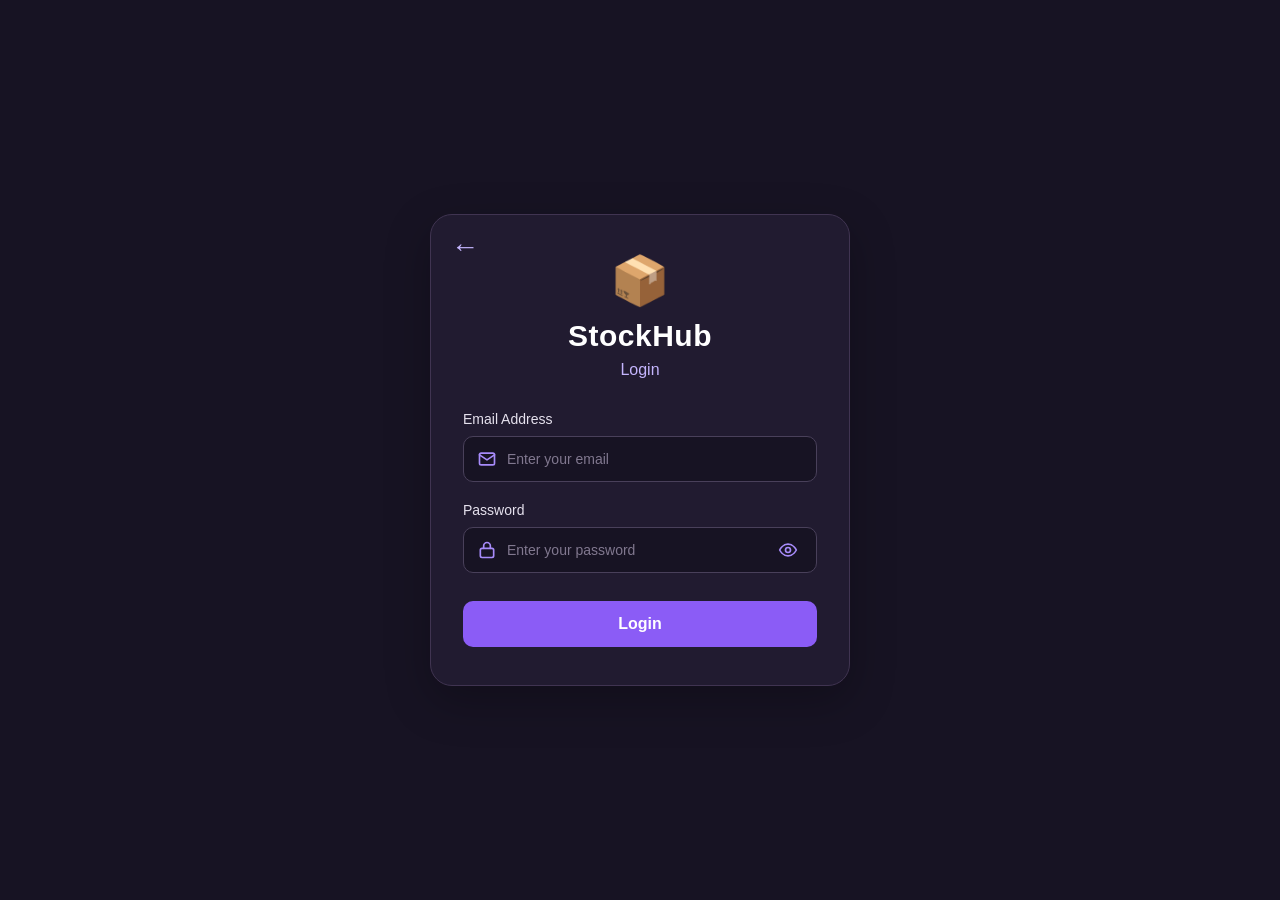
<file: login.html>
<!DOCTYPE html>
<html lang="en">
<head>
    <meta charset="UTF-8">
    <meta name="viewport" content="width=device-width, initial-scale=1.0">
    <title>Login | StockHub</title>

    <style>
        * {
            margin: 0;
            padding: 0;
            box-sizing: border-box;
            font-family: Arial, sans-serif;
        }

        body {
            min-height: 100vh;
            display: flex;
            justify-content: center;
            align-items: center;
            background: #171323;
            color: white;
            padding: 20px;
        }

        .login-container {
            position: relative;
            width: 100%;
            max-width: 420px;
            padding: 38px 32px;
            background: #211b30;
            border: 1px solid #403451;
            border-radius: 22px;
            box-shadow: 0 15px 45px rgba(0, 0, 0, 0.25);
        }

        /* Back arrow - top left */
        .top-back {
            position: absolute;
            top: 18px;
            left: 20px;
            right: auto;
            color: #c4b5fd;
            font-size: 28px;
            text-decoration: none;
            line-height: 1;
        }

        .top-back:hover {
            color: white;
        }

        .logo {
            text-align: center;
            font-size: 48px;
            margin-bottom: 10px;
        }

        h1 {
            text-align: center;
            font-size: 30px;
            margin-bottom: 8px;
            letter-spacing: 0.5px;
        }

        .subtitle {
            text-align: center;
            color: #c4b5fd;
            font-size: 16px;
            margin-bottom: 32px;
        }

        .form-group {
            margin-bottom: 20px;
        }

        .form-group label {
            display: block;
            margin-bottom: 9px;
            font-size: 14px;
            color: #e5e1ed;
        }

        .input-box {
            display: flex;
            align-items: center;
            width: 100%;
            background: #171323;
            border: 1px solid #49405a;
            border-radius: 10px;
            padding: 0 13px;
            transition: border-color 0.2s;
        }

        .input-box:focus-within {
            border-color: #a78bfa;
        }

        .field-icon {
            display: flex;
            align-items: center;
            flex-shrink: 0;
            color: #a78bfa;
            margin-right: 10px;
        }

        .field-icon svg {
            width: 20px;
            height: 20px;
        }

        .input-box input {
            width: 100%;
            min-width: 0;
            padding: 14px 0;
            background: transparent;
            border: none;
            outline: none;
            color: white;
            font-size: 14px;
        }

        .input-box input::placeholder {
            color: #81788f;
        }

        .icon-button {
            display: flex;
            align-items: center;
            justify-content: center;
            flex-shrink: 0;
            background: transparent;
            border: none;
            color: #a78bfa;
            cursor: pointer;
            padding: 5px;
        }

        .icon-button svg {
            width: 20px;
            height: 20px;
        }

        .login-btn {
            width: 100%;
            padding: 14px;
            margin-top: 8px;
            border: none;
            border-radius: 10px;
            background: #8b5cf6;
            color: white;
            font-size: 16px;
            font-weight: bold;
            cursor: pointer;
            transition: background 0.2s;
        }

        .login-btn:hover {
            background: #7c3aed;
        }

        @media (max-width: 480px) {
            .login-container {
                padding: 38px 22px;
            }
        }
    </style>
</head>

<body>

    <main class="login-container">

        <a href="features.html"
           class="top-back"
           aria-label="Back to features"
           title="Back">←</a>

        <div class="logo">📦</div>

        <h1>StockHub</h1>

        <p class="subtitle">Login</p>

        <form id="loginForm">

            <!-- Email -->
            <div class="form-group">
                <label for="email">Email Address</label>

                <div class="input-box">

                    <span class="field-icon" aria-hidden="true">
                        <svg viewBox="0 0 24 24"
                             fill="none"
                             stroke="currentColor"
                             stroke-width="2"
                             stroke-linecap="round"
                             stroke-linejoin="round">
                            <rect x="3" y="5"
                                  width="18" height="14" rx="2"></rect>
                            <path d="m3 7 9 6 9-6"></path>
                        </svg>
                    </span>

                    <input
                        type="email"
                        id="email"
                        placeholder="Enter your email"
                        autocomplete="username"
                        required
                    >

                </div>
            </div>

            <!-- Password -->
            <div class="form-group">
                <label for="password">Password</label>

                <div class="input-box">

                    <span class="field-icon" aria-hidden="true">
                        <svg viewBox="0 0 24 24"
                             fill="none"
                             stroke="currentColor"
                             stroke-width="2"
                             stroke-linecap="round"
                             stroke-linejoin="round">
                            <rect x="4" y="10"
                                  width="16" height="11" rx="2"></rect>
                            <path d="M8 10V7a4 4 0 0 1 8 0v3"></path>
                        </svg>
                    </span>

                    <input
                        type="password"
                        id="password"
                        placeholder="Enter your password"
                        autocomplete="current-password"
                        required
                    >

                    <!-- Show / Hide password -->
                    <button
                        type="button"
                        class="icon-button"
                        id="togglePassword"
                        aria-label="Show password"
                        title="Show/Hide password">

                        <svg viewBox="0 0 24 24"
                             fill="none"
                             stroke="currentColor"
                             stroke-width="2"
                             stroke-linecap="round"
                             stroke-linejoin="round">
                            <path d="M2 12s3.5-7 10-7 10 7 10 7-3.5 7-10 7S2 12 2 12z"></path>
                            <circle cx="12" cy="12" r="3"></circle>
                        </svg>

                    </button>

                </div>
            </div>

            <!-- Login button -->
            <button type="submit" class="login-btn">
                Login
            </button>

        </form>

    </main>

    <script>
        const passwordInput = document.getElementById("password");
        const togglePassword = document.getElementById("togglePassword");
        const loginForm = document.getElementById("loginForm");

        // Show or hide password
        togglePassword.addEventListener("click", function () {
            if (passwordInput.type === "password") {
                passwordInput.type = "text";
                togglePassword.setAttribute(
                    "aria-label",
                    "Hide password"
                );
            } else {
                passwordInput.type = "password";
                togglePassword.setAttribute(
                    "aria-label",
                    "Show password"
                );
            }
        });

        // Navigate to the existing dashboard
        loginForm.addEventListener("submit", function (event) {
            event.preventDefault();

            window.location.href = "index.html";
        });
    </script>

</body>
</html>
</file>
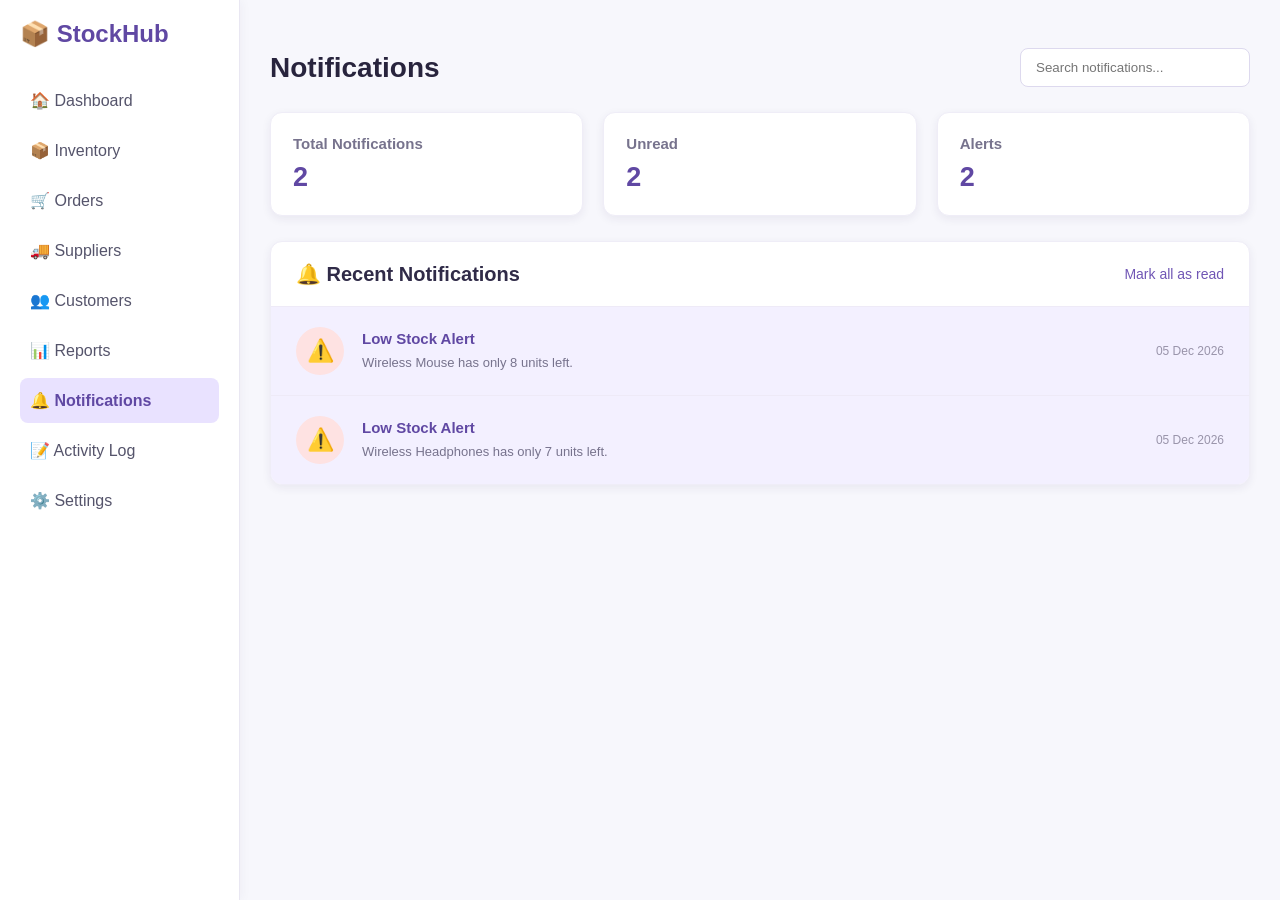
<file: notifications.html>
```html
<!DOCTYPE html>
<html lang="en">
<head>
<meta charset="UTF-8">
<meta name="viewport" content="width=device-width, initial-scale=1.0">
<title>StockHub - Notifications</title>

<style>
*{
    margin:0;
    padding:0;
    box-sizing:border-box;
    font-family:Arial,sans-serif;
}

body{
    background:#f7f7fc;
    color:#333;
    transition:background .25s,color .25s;
}

/* Sidebar */
.sidebar{
    width:240px;
    height:100vh;
    background:#fff;
    color:#25243a;
    position:fixed;
    left:0;
    top:0;
    padding:20px;
    border-right:1px solid #e9e7f2;
    box-shadow:2px 0 10px rgba(40,30,80,.04);
    overflow-y:auto;
}

.logo{
    font-size:24px;
    font-weight:bold;
    margin-bottom:30px;
    color:#6048a3;
}

.sidebar a{
    display:block;
    color:#55546b;
    text-decoration:none;
    padding:13px 10px;
    margin-bottom:5px;
    border-radius:8px;
    transition:.2s;
}

.sidebar a:hover{
    background:#f3f0ff;
    color:#6048a3;
}

.sidebar a.active{
    background:#e9e2ff;
    color:#6048a3;
    font-weight:bold;
}

/* Main */
.main{
    margin-left:240px;
    padding:30px;
}

.header{
    display:flex;
    justify-content:space-between;
    align-items:center;
    margin-bottom:25px;
    gap:15px;
    flex-wrap:wrap;
}

.header h1{
    font-size:28px;
    color:#28243d;
}

.search{
    padding:11px 15px;
    width:230px;
    border:1px solid #ddd9ee;
    border-radius:8px;
    outline:none;
    background:#fff;
    color:#333;
}

.search:focus{
    border-color:#8b75d6;
}

/* Cards */
.cards{
    display:grid;
    grid-template-columns:repeat(3,1fr);
    gap:20px;
    margin-bottom:25px;
}

.card{
    background:#fff;
    padding:22px;
    border-radius:12px;
    box-shadow:0 3px 10px rgba(40,30,80,.07);
    border:1px solid #efedf7;
}

.card h3{
    color:#77738d;
    font-size:15px;
    margin-bottom:10px;
}

.card p{
    font-size:27px;
    font-weight:bold;
    color:#6048a3;
}

/* Notification Box */
.notification-box{
    background:#fff;
    border-radius:12px;
    box-shadow:0 3px 10px rgba(40,30,80,.07);
    border:1px solid #efedf7;
    overflow:hidden;
}

.notification-header{
    padding:20px 25px;
    border-bottom:1px solid #eeeaf7;
    display:flex;
    justify-content:space-between;
    align-items:center;
    gap:12px;
}

.notification-header h2{
    font-size:20px;
    color:#302b48;
}

.mark-read{
    color:#7056b5;
    font-size:14px;
    cursor:pointer;
    white-space:nowrap;
}

.mark-read:hover{
    text-decoration:underline;
}

/* Notification */
.notification{
    display:flex;
    align-items:center;
    gap:18px;
    padding:20px 25px;
    border-bottom:1px solid #eeeaf7;
    cursor:pointer;
    transition:background .2s;
}

.notification:hover{
    background:#f8f6ff;
}

.notification:last-child{
    border-bottom:none;
}

.icon{
    width:48px;
    height:48px;
    border-radius:50%;
    display:flex;
    justify-content:center;
    align-items:center;
    font-size:22px;
    flex-shrink:0;
}

.red{background:#fee2e2;}
.green{background:#dcfce7;}
.blue{background:#dbeafe;}
.orange{background:#ffedd5;}
.purple{background:#ede9fe;}

.notification-content{
    flex:1;
    min-width:0;
}

.notification-content h3{
    font-size:15px;
    margin-bottom:6px;
    color:#302b48;
}

.notification-content p{
    color:#77738d;
    font-size:13px;
    line-height:1.5;
}

.time{
    color:#9994aa;
    font-size:12px;
    white-space:nowrap;
}

/* Unread */
.unread{
    background:#f3f0ff;
}

.unread .notification-content h3{
    font-weight:bold;
    color:#6048a3;
}

/* No Result */
.no-result{
    text-align:center;
    padding:40px;
    color:#9994aa;
    font-size:15px;
}

/* Popup */
.modal{
    display:none;
    position:fixed;
    z-index:1000;
    left:0;
    top:0;
    width:100%;
    height:100%;
    background:rgba(0,0,0,.55);
    justify-content:center;
    align-items:center;
    padding:20px;
}

.modal-box{
    width:450px;
    max-width:100%;
    background:#fff;
    color:#333;
    border-radius:15px;
    box-shadow:0 10px 35px rgba(0,0,0,.25);
    overflow:hidden;
    animation:popupShow .2s ease;
}

@keyframes popupShow{
    from{transform:scale(.9);opacity:0;}
    to{transform:scale(1);opacity:1;}
}

.modal-header{
    padding:20px;
    display:flex;
    align-items:center;
    gap:15px;
    border-bottom:1px solid #eeeaf7;
}

.modal-icon{
    width:55px;
    height:55px;
    border-radius:50%;
    display:flex;
    justify-content:center;
    align-items:center;
    font-size:25px;
    flex-shrink:0;
}

.modal-header h2{
    font-size:19px;
    color:#302b48;
}

.modal-body{
    padding:25px;
}

.modal-message{
    font-size:15px;
    color:#55546b;
    line-height:1.6;
    margin-bottom:22px;
}

.date-time{
    background:#f5f2ff;
    border-radius:10px;
    padding:15px;
    display:flex;
    flex-direction:column;
    gap:10px;
}

.date-row,
.time-row{
    display:flex;
    align-items:center;
    gap:10px;
    color:#454057;
    font-size:14px;
}

.modal-footer{
    padding:15px 25px 20px;
    text-align:right;
}

.close-btn{
    background:#7056b5;
    color:white;
    border:none;
    padding:10px 22px;
    border-radius:8px;
    cursor:pointer;
    font-size:14px;
}

.close-btn:hover{
    background:#6048a3;
}

/* ================= DARK MODE ================= */

body.dark-mode{
    background:#11121e;
    color:#e7e5f2;
}

body.dark-mode .sidebar{
    background:#191a30;
    color:#eeeafa;
    border-right-color:#292943;
    box-shadow:none;
}

body.dark-mode .logo{
    color:#c5b5ff;
}

body.dark-mode .sidebar a{
    color:#c7c5d8;
}

body.dark-mode .sidebar a:hover{
    background:#28243f;
    color:#d4c7ff;
}

body.dark-mode .sidebar a.active{
    background:#423365;
    color:#e2d8ff;
}

body.dark-mode .header h1,
body.dark-mode .notification-header h2,
body.dark-mode .notification-content h3,
body.dark-mode .modal-header h2{
    color:#eeeafa;
}

body.dark-mode .card,
body.dark-mode .notification-box{
    background:#191a2b;
    border-color:#292943;
    box-shadow:0 3px 10px rgba(0,0,0,.15);
}

body.dark-mode .card h3,
body.dark-mode .notification-content p{
    color:#aaa8c0;
}

body.dark-mode .card p{
    color:#c5b5ff;
}

body.dark-mode .notification-header,
body.dark-mode .notification{
    border-bottom-color:#2c2b43;
}

body.dark-mode .notification:hover{
    background:#222239;
}

body.dark-mode .unread{
    background:#24213b;
}

body.dark-mode .unread .notification-content h3{
    color:#d4c7ff;
}

body.dark-mode .mark-read{
    color:#c5b5ff;
}

body.dark-mode .search{
    background:#191a2b;
    color:#eeeafa;
    border-color:#383650;
}

body.dark-mode .search::placeholder{
    color:#9996b0;
}

body.dark-mode .modal-box{
    background:#191a2b;
    color:#eeeafa;
}

body.dark-mode .modal-header{
    border-bottom-color:#2c2b43;
}

body.dark-mode .modal-message{
    color:#c7c5d8;
}

body.dark-mode .date-time{
    background:#222239;
}

body.dark-mode .date-row,
body.dark-mode .time-row{
    color:#d5d2e5;
}

body.dark-mode .no-result,
body.dark-mode .time{
    color:#aaa8c0;
}

/* Responsive */
@media(max-width:900px){
    .cards{
        grid-template-columns:1fr;
    }
}

@media(max-width:600px){
    .sidebar{
        width:190px;
        padding:15px;
    }

    .main{
        margin-left:190px;
        padding:20px 15px;
    }

    .notification{
        padding:15px;
        gap:10px;
    }

    .icon{
        width:40px;
        height:40px;
        font-size:18px;
    }

    .time{
        display:none;
    }

    .header{
        flex-direction:column;
        align-items:flex-start;
    }

    .search{
        width:100%;
    }

    .notification-header{
        padding:16px;
        flex-wrap:wrap;
    }

    .notification-header h2{
        font-size:17px;
    }

    .modal-box{
        width:100%;
    }
}
</style>
</head>

<body>

<!-- Sidebar -->
<div class="sidebar">
    <div class="logo">📦 StockHub</div>

    <a href="index.html">🏠 Dashboard</a>
    <a href="inventory.html">📦 Inventory</a>
    <a href="orders.html">🛒 Orders</a>
    <a href="suppliers.html">🚚 Suppliers</a>
    <a href="customers.html">👥 Customers</a>
    <a href="reports.html">📊 Reports</a>
    <a href="notifications.html" class="active">🔔 Notifications</a>
    <a href="activity.html">📝 Activity Log</a>
    <a href="settings.html">⚙️ Settings</a>
</div>

<!-- Main -->
<div class="main">

    <div class="header">
        <h1>Notifications</h1>

        <input
            class="search"
            id="notificationSearch"
            type="text"
            placeholder="Search notifications..."
        >
    </div>

    <!-- Summary Cards -->
    <div class="cards">

        <div class="card">
            <h3>Total Notifications</h3>
            <p id="totalNotifications">0</p>
        </div>

        <div class="card">
            <h3>Unread</h3>
            <p id="unreadNotifications">0</p>
        </div>

        <div class="card">
            <h3>Alerts</h3>
            <p id="alertNotifications">0</p>
        </div>

    </div>

    <!-- Notifications -->
    <div class="notification-box">

        <div class="notification-header">
            <h2>🔔 Recent Notifications</h2>

            <span class="mark-read" id="markAllRead">
                Mark all as read
            </span>
        </div>

        <div id="notificationList"></div>

    </div>

</div>

<!-- Notification Popup -->
<div class="modal" id="notificationModal">

    <div class="modal-box">

        <div class="modal-header">
            <div class="modal-icon" id="modalIcon">🔔</div>
            <h2 id="modalTitle">Notification</h2>
        </div>

        <div class="modal-body">

            <div class="modal-message" id="modalMessage">
                Notification message
            </div>

            <div class="date-time">

                <div class="date-row">
                    <span>📅</span>
                    <strong>Date:</strong>
                    <span id="modalDate">-</span>
                </div>

                <div class="time-row">
                    <span>🕐</span>
                    <strong>Time:</strong>
                    <span id="modalTime">-</span>
                </div>

            </div>

        </div>

        <div class="modal-footer">
            <button class="close-btn" id="closeModal">Close</button>
        </div>

    </div>

</div>

<script>

/* Existing Storage Keys */
const readStorageKey = "stockhubReadNotifications";
const timeStorageKey = "stockhubNotificationTimes";
const appearanceKey = "stockhubAppearance";

/* Apply shared theme - no extra button */
function applyTheme(theme){
    document.body.classList.toggle(
        "dark-mode",
        theme === "dark"
    );
}

/* Load saved theme */
applyTheme(localStorage.getItem(appearanceKey) || "light");

/* Read Products */
function getProducts(){
    try{
        return JSON.parse(
            localStorage.getItem("stockhubProducts")
        ) || [];
    }catch(error){
        return [];
    }
}

/* Read Orders */
function getOrders(){
    try{
        return JSON.parse(
            localStorage.getItem("stockhubOrders")
        ) || [];
    }catch(error){
        return [];
    }
}

/* Read Customers */
function getCustomers(){
    try{
        return JSON.parse(
            localStorage.getItem("stockhubCustomers")
        ) || [];
    }catch(error){
        return [];
    }
}

/* Read Notifications */
function getReadNotifications(){
    try{
        return JSON.parse(
            localStorage.getItem(readStorageKey)
        ) || [];
    }catch(error){
        return [];
    }
}

function saveReadNotifications(ids){
    localStorage.setItem(
        readStorageKey,
        JSON.stringify(ids)
    );
}

/* Notification Times */
function getNotificationTimes(){
    try{
        return JSON.parse(
            localStorage.getItem(timeStorageKey)
        ) || {};
    }catch(error){
        return {};
    }
}

function saveNotificationTimes(times){
    localStorage.setItem(
        timeStorageKey,
        JSON.stringify(times)
    );
}

/* Format Date */
function formatDate(date){
    return date.toLocaleDateString("en-GB",{
        day:"2-digit",
        month:"short",
        year:"numeric"
    });
}

/* Format Time */
function formatTime(date){
    return date.toLocaleTimeString("en-US",{
        hour:"2-digit",
        minute:"2-digit",
        hour12:true
    });
}

/* Get Saved Date and Time */
function getNotificationDateTime(id){
    const times = getNotificationTimes();

    if(!times[id]){
        const now = new Date();

        times[id] = {
            date:formatDate(now),
            time:formatTime(now)
        };

        saveNotificationTimes(times);
    }

    return times[id];
}

/* Create Notifications */
function createNotifications(){

    const products = getProducts();
    const orders = getOrders();
    const customers = getCustomers();

    const notifications = [];

    /* Low Stock Alerts */
    products.forEach((product,index)=>{

        const quantity = Number(product.quantity);

        if(!isNaN(quantity) && quantity <= 10){

            const id = "low-stock-" + (product.id || index);
            const dateTime = getNotificationDateTime(id);

            notifications.push({
                id:id,
                type:"alert",
                icon:"⚠️",
                color:"red",
                title:"Low Stock Alert",
                message:(product.name || "Product") +
                    " has only " + quantity + " units left.",
                date:dateTime.date,
                time:dateTime.time
            });
        }
    });

    /* Order Notifications */
    orders.forEach((order,index)=>{

        const orderId = order.id || ("ORD" + (1001 + index));

        const customer = order.customerName ||
            order.customer ||
            order.name ||
            "Customer";

        const newOrderId = "order-" + orderId;
        const newOrderDateTime = getNotificationDateTime(newOrderId);

        notifications.push({
            id:newOrderId,
            type:"order",
            icon:"🛒",
            color:"green",
            title:"New Order Received",
            message:"Order #" + orderId +
                " has been placed by " + customer + ".",
            date:order.date || newOrderDateTime.date,
            time:newOrderDateTime.time
        });

        const status = String(order.status || "").toLowerCase();

        const statusDetails = {
            shipped:{
                icon:"🚚",
                color:"blue",
                title:"Order Shipped",
                message:"Order #" + orderId +
                    " has been shipped successfully.",
                type:"order"
            },
            delivered:{
                icon:"✅",
                color:"green",
                title:"Order Delivered",
                message:"Order #" + orderId +
                    " has been delivered successfully.",
                type:"order"
            },
            processing:{
                icon:"⏳",
                color:"orange",
                title:"Order Processing",
                message:"Order #" + orderId +
                    " is currently being processed.",
                type:"order"
            },
            cancelled:{
                icon:"❌",
                color:"red",
                title:"Order Cancelled",
                message:"Order #" + orderId +
                    " has been cancelled.",
                type:"alert"
            }
        };

        if(statusDetails[status]){

            const details = statusDetails[status];
            const id = status + "-" + orderId;
            const dateTime = getNotificationDateTime(id);

            notifications.push({
                id:id,
                type:details.type,
                icon:details.icon,
                color:details.color,
                title:details.title,
                message:details.message,
                date:order.date || dateTime.date,
                time:dateTime.time
            });
        }
    });

    /* Customer Notifications */
    customers.forEach((customer,index)=>{

        const id = "customer-" + (customer.id || index);
        const dateTime = getNotificationDateTime(id);

        notifications.push({
            id:id,
            type:"customer",
            icon:"👤",
            color:"purple",
            title:"Customer Added",
            message:(customer.name || "A customer") +
                " is registered as a new customer.",
            date:dateTime.date,
            time:dateTime.time
        });
    });

    return notifications;
}

/* Open Popup */
function openNotificationPopup(notification){

    document.getElementById("modalIcon").textContent =
        notification.icon;

    document.getElementById("modalIcon").className =
        "modal-icon " + notification.color;

    document.getElementById("modalTitle").textContent =
        notification.title;

    document.getElementById("modalMessage").textContent =
        notification.message;

    document.getElementById("modalDate").textContent =
        notification.date;

    document.getElementById("modalTime").textContent =
        notification.time;

    document.getElementById("notificationModal").style.display =
        "flex";
}

/* Close Popup */
function closeNotificationPopup(){
    document.getElementById("notificationModal").style.display =
        "none";
}

document.getElementById("closeModal").addEventListener(
    "click",
    closeNotificationPopup
);

/* Close Popup on Outside Click */
document.getElementById("notificationModal").addEventListener(
    "click",
    function(event){
        if(event.target === this){
            closeNotificationPopup();
        }
    }
);

/* Display Notifications */
function displayNotifications(){

    const notifications = createNotifications();
    const readIds = getReadNotifications();

    const list = document.getElementById("notificationList");

    list.innerHTML = "";

    if(notifications.length === 0){

        list.innerHTML = `
            <div class="no-result">
                🔔 No notifications available.
            </div>
        `;

        updateCards([],[]);
        return;
    }

    notifications.forEach(notification=>{

        const isRead = readIds.includes(notification.id);

        const item = document.createElement("div");

        item.className = "notification" + (isRead ? "" : " unread");

        item.dataset.search = (
            notification.title + " " + notification.message
        ).toLowerCase();

        const icon = document.createElement("div");
        icon.className = "icon " + notification.color;
        icon.textContent = notification.icon;

        const content = document.createElement("div");
        content.className = "notification-content";

        const title = document.createElement("h3");
        title.textContent = notification.title;

        const message = document.createElement("p");
        message.textContent = notification.message;

        content.appendChild(title);
        content.appendChild(message);

        const time = document.createElement("div");
        time.className = "time";
        time.textContent = notification.date;

        item.appendChild(icon);
        item.appendChild(content);
        item.appendChild(time);

        /* Click = Mark as Read + Open Popup */
        item.addEventListener("click",function(){

            const currentReadIds = getReadNotifications();

            if(!currentReadIds.includes(notification.id)){
                currentReadIds.push(notification.id);
                saveReadNotifications(currentReadIds);
                item.classList.remove("unread");
            }

            updateCards(notifications,currentReadIds);
            openNotificationPopup(notification);
        });

        list.appendChild(item);
    });

    updateCards(notifications,readIds);
}

/* Update Summary Cards */
function updateCards(notifications,readIds){

    const total = notifications.length;

    const unread = notifications.filter(notification=>
        !readIds.includes(notification.id)
    ).length;

    const alerts = notifications.filter(notification=>
        notification.type === "alert"
    ).length;

    document.getElementById("totalNotifications").textContent = total;
    document.getElementById("unreadNotifications").textContent = unread;
    document.getElementById("alertNotifications").textContent = alerts;
}

/* Mark All as Read */
document.getElementById("markAllRead").addEventListener(
    "click",
    function(){

        const notifications = createNotifications();

        const ids = notifications.map(notification=>
            notification.id
        );

        saveReadNotifications(ids);
        displayNotifications();
    }
);

/* Search Notifications */
document.getElementById("notificationSearch").addEventListener(
    "input",
    function(){

        const searchText = this.value.toLowerCase().trim();

        const items = document.querySelectorAll(".notification");

        items.forEach(item=>{

            const text = item.dataset.search || "";

            item.style.display =
                searchText === "" || text.includes(searchText)
                    ? "flex"
                    : "none";
        });
    }
);

/* Sync Theme and Notifications Across Tabs */
window.addEventListener("storage",function(event){

    if(event.key === appearanceKey){
        applyTheme(localStorage.getItem(appearanceKey) || "light");
    }

    if(
        event.key === "stockhubProducts" ||
        event.key === "stockhubOrders" ||
        event.key === "stockhubCustomers" ||
        event.key === readStorageKey ||
        event.key === null
    ){
        displayNotifications();
    }
});

/* Initial Load */
displayNotifications();

</script>

</body>
</html>
```
</file>
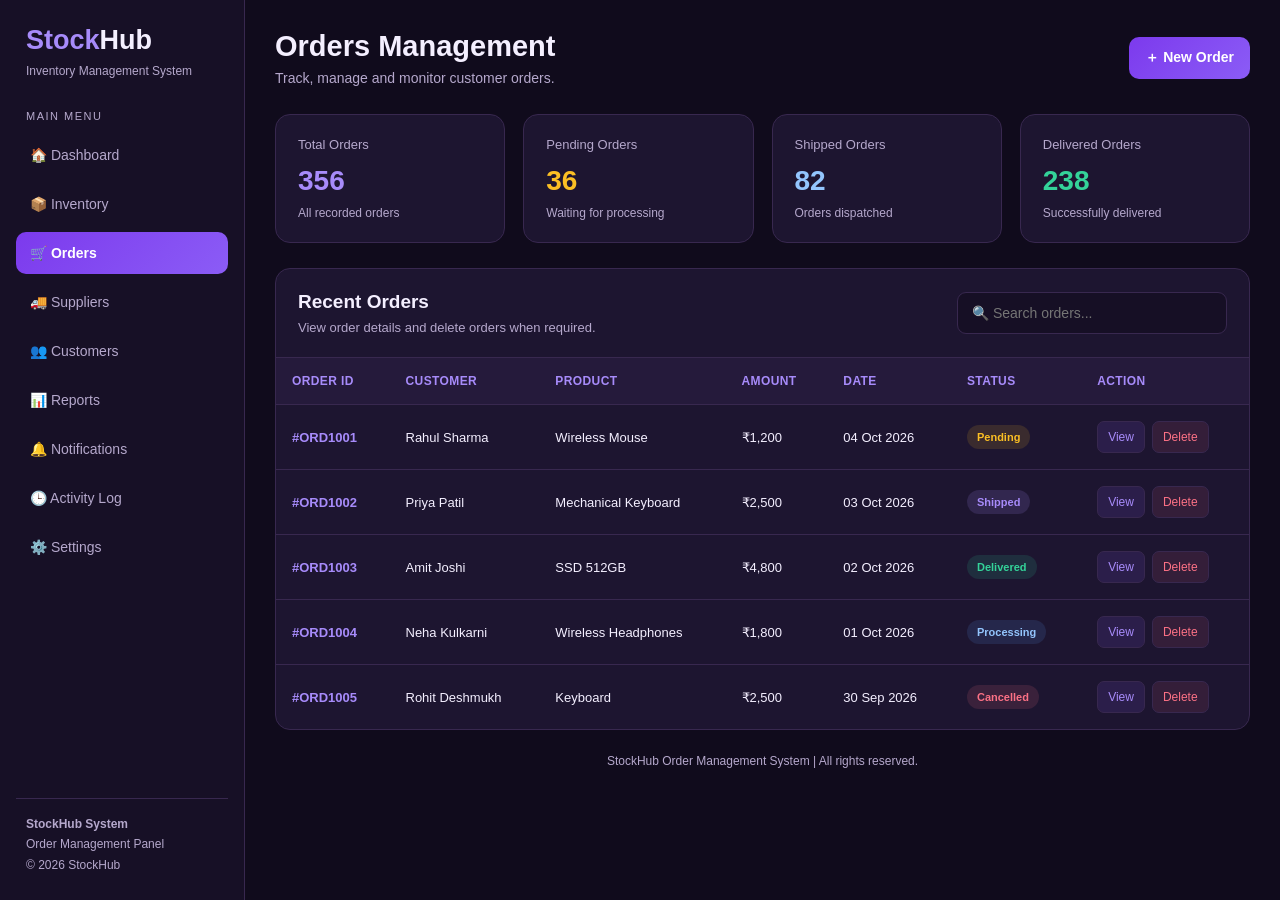
<file: orders.html>
<!DOCTYPE html>
<html lang="en">
<head>
<meta charset="UTF-8">
<meta name="viewport" content="width=device-width, initial-scale=1.0">
<title>StockHub - Orders</title>

<script>
(function () {
    const theme = localStorage.getItem("stockhubAppearance") === "light"
        ? "light"
        : "dark";

    document.documentElement.classList.toggle("light-mode", theme === "light");
    document.documentElement.classList.toggle("dark-mode", theme === "dark");
})();
</script>

<style>
:root {
    --bg: #100b1c;
    --sidebar: #171026;
    --card: #1d1530;
    --card2: #251a3b;
    --text: #f4efff;
    --muted: #b5a8cc;
    --border: #38284f;
    --purple: #8b5cf6;
    --violet: #a78bfa;
    --input: #160f25;
    --green: #34d399;
    --red: #fb7185;
    --yellow: #fbbf24;
    --blue: #93c5fd;
}

* {
    margin: 0;
    padding: 0;
    box-sizing: border-box;
}

body {
    font-family: Arial, Helvetica, sans-serif;
    background: var(--bg);
    color: var(--text);
    min-height: 100vh;
    transition: background .25s, color .25s;
}

.layout {
    display: flex;
    min-height: 100vh;
}

/* SIDEBAR */

.sidebar {
    width: 245px;
    min-width: 245px;
    min-height: 100vh;
    background: var(--sidebar);
    border-right: 1px solid var(--border);
    padding: 25px 16px;
    display: flex;
    flex-direction: column;
}

.logo {
    font-size: 27px;
    font-weight: bold;
    margin: 0 0 8px 10px;
    color: var(--violet);
}

.logo span {
    color: var(--text);
}

.tagline {
    color: var(--muted);
    font-size: 12px;
    margin: 0 0 32px 10px;
}

.nav-title {
    color: var(--muted);
    font-size: 11px;
    text-transform: uppercase;
    letter-spacing: 1.5px;
    margin: 0 0 12px 10px;
}

nav a {
    display: block;
    color: var(--muted);
    text-decoration: none;
    padding: 13px 14px;
    border-radius: 10px;
    margin-bottom: 7px;
    font-size: 14px;
    transition: .2s;
}

nav a:hover {
    background: var(--card2);
    color: var(--text);
}

nav a.active {
    background: linear-gradient(135deg, #7c3aed, #8b5cf6);
    color: #fff;
    font-weight: bold;
}

.sidebar-footer {
    margin-top: auto;
    padding: 15px 10px 0;
    border-top: 1px solid var(--border);
    color: var(--muted);
    font-size: 12px;
    line-height: 1.7;
}

/* MAIN */

.main {
    flex: 1;
    min-width: 0;
    padding: 30px;
}

.top {
    display: flex;
    justify-content: space-between;
    align-items: center;
    flex-wrap: wrap;
    gap: 18px;
    margin-bottom: 28px;
}

.top h1 {
    font-size: 29px;
    margin-bottom: 7px;
}

.subtitle {
    color: var(--muted);
    font-size: 14px;
}

.top-actions {
    display: flex;
    align-items: center;
    gap: 12px;
    flex-wrap: wrap;
}

button {
    font-family: inherit;
}

.add-btn {
    padding: 12px 16px;
    border-radius: 10px;
    cursor: pointer;
    font-size: 14px;
    font-weight: bold;
    transition: .2s;
    background: linear-gradient(135deg, #7c3aed, #8b5cf6);
    color: white;
    border: none;
}

.add-btn:hover {
    opacity: .9;
    transform: translateY(-1px);
}

/* SUMMARY CARDS */

.cards {
    display: grid;
    grid-template-columns: repeat(4, minmax(0, 1fr));
    gap: 18px;
    margin-bottom: 25px;
}

.card {
    background: var(--card);
    border: 1px solid var(--border);
    padding: 22px;
    border-radius: 15px;
    min-width: 0;
}

.card h3 {
    color: var(--muted);
    font-size: 13px;
    font-weight: normal;
    margin-bottom: 13px;
}

.card p {
    font-size: 28px;
    font-weight: bold;
}

.card:nth-child(1) p { color: var(--violet); }
.card:nth-child(2) p { color: var(--yellow); }
.card:nth-child(3) p { color: var(--blue); }
.card:nth-child(4) p { color: var(--green); }

.card-note {
    color: var(--muted);
    font-size: 12px;
    margin-top: 9px;
}

/* TABLE PANEL */

.table-box {
    background: var(--card);
    border: 1px solid var(--border);
    border-radius: 15px;
    overflow: hidden;
}

.table-header {
    padding: 22px;
    display: flex;
    justify-content: space-between;
    align-items: center;
    gap: 15px;
    flex-wrap: wrap;
    border-bottom: 1px solid var(--border);
}

.table-header h2 {
    font-size: 19px;
}

.table-header p {
    color: var(--muted);
    font-size: 13px;
    margin-top: 7px;
}

.search {
    width: 270px;
    max-width: 100%;
    padding: 12px 14px;
    background: var(--input);
    color: var(--text);
    border: 1px solid var(--border);
    border-radius: 9px;
    outline: none;
    font-size: 14px;
}

.search:focus,
.order-input:focus,
.order-select:focus {
    border-color: var(--violet);
    box-shadow: 0 0 0 2px rgba(139,92,246,.15);
}

.table-container {
    width: 100%;
    overflow-x: auto;
}

table {
    width: 100%;
    min-width: 850px;
    border-collapse: collapse;
}

thead {
    background: var(--card2);
}

th, td {
    text-align: left;
    padding: 16px;
    border-bottom: 1px solid var(--border);
}

th {
    color: var(--violet);
    font-size: 12px;
    text-transform: uppercase;
    letter-spacing: .4px;
    white-space: nowrap;
}

td {
    font-size: 13px;
    color: var(--text);
}

tbody tr:hover {
    background: rgba(139,92,246,.07);
}

tbody tr:last-child td {
    border-bottom: none;
}

.order-id {
    font-weight: bold;
    color: var(--violet);
}

.status {
    display: inline-block;
    padding: 6px 10px;
    border-radius: 20px;
    font-size: 11px;
    font-weight: bold;
    white-space: nowrap;
}

.pending {
    background: rgba(251,191,36,.13);
    color: var(--yellow);
}

.processing {
    background: rgba(96,165,250,.13);
    color: var(--blue);
}

.shipped {
    background: rgba(167,139,250,.15);
    color: var(--violet);
}

.delivered {
    background: rgba(52,211,153,.13);
    color: var(--green);
}

.cancelled {
    background: rgba(251,113,133,.13);
    color: var(--red);
}

.action-buttons {
    display: flex;
    gap: 7px;
}

.view-btn, .delete-btn {
    padding: 8px 10px;
    border-radius: 7px;
    cursor: pointer;
    font-size: 12px;
}

.view-btn {
    background: rgba(139,92,246,.13);
    border: 1px solid var(--border);
    color: var(--violet);
}

.delete-btn {
    background: rgba(251,113,133,.1);
    border: 1px solid var(--border);
    color: var(--red);
}

.view-btn:hover, .delete-btn:hover {
    opacity: .75;
}

.empty-state {
    text-align: center;
    color: var(--muted);
    padding: 35px;
}

.footer {
    margin-top: 24px;
    text-align: center;
    color: var(--muted);
    font-size: 12px;
}

/* NEW ORDER MODAL */

#orderModal {
    display: none;
    position: fixed;
    inset: 0;
    background: rgba(0,0,0,.72);
    align-items: center;
    justify-content: center;
    z-index: 9999;
    padding: 18px;
    overflow-y: auto;
}

.order-modal-box {
    background: var(--card);
    color: var(--text);
    border: 1px solid var(--border);
    width: 100%;
    max-width: 440px;
    max-height: 95vh;
    overflow-y: auto;
    padding: 25px;
    border-radius: 15px;
}

.modal-header {
    display: flex;
    justify-content: space-between;
    align-items: center;
    gap: 10px;
    margin-bottom: 20px;
}

.modal-header h2 {
    font-size: 21px;
    color: var(--violet);
}

.close-btn {
    background: transparent;
    border: none;
    color: var(--muted);
    font-size: 27px;
    cursor: pointer;
}

.form-label {
    display: block;
    color: var(--muted);
    font-size: 13px;
    margin: 13px 0 7px;
}

.order-input, .order-select {
    width: 100%;
    padding: 12px;
    background: var(--input);
    color: var(--text);
    border: 1px solid var(--border);
    border-radius: 8px;
    outline: none;
    font-size: 14px;
}

.order-select option {
    background: var(--card);
    color: var(--text);
}

.modal-buttons {
    display: flex;
    gap: 10px;
    margin-top: 20px;
}

.modal-buttons button {
    flex: 1;
}

.cancel-btn {
    padding: 12px 16px;
    border: 1px solid var(--border);
    border-radius: 9px;
    cursor: pointer;
    background: var(--card2);
    color: var(--text);
}

/* LIGHT MODE - CONTROLLED BY SETTINGS */

html.light-mode {
    --bg: #f5f3ff;
    --sidebar: #ffffff;
    --card: #ffffff;
    --card2: #eee7ff;
    --text: #26183b;
    --muted: #6f6084;
    --border: #e2d8f5;
    --purple: #7c3aed;
    --violet: #7040c8;
    --input: #faf8ff;
    --green: #07845d;
    --red: #d63353;
    --yellow: #a66a00;
    --blue: #245fc4;
}

html.light-mode body {
    background: var(--bg);
    color: var(--text);
}

html.light-mode nav a.active {
    color: #fff;
}

html.light-mode .pending {
    background: #fff4d5;
}

html.light-mode .processing {
    background: #e3efff;
}

html.light-mode .shipped {
    background: #eee7ff;
}

html.light-mode .delivered {
    background: #e2f8ef;
}

html.light-mode .cancelled {
    background: #ffe7ec;
}

html.light-mode #orderModal {
    background: rgba(31,20,48,.45);
}

html.light-mode .cancel-btn {
    color: #26183b;
    background: #eee7ff;
}

/* RESPONSIVE */

@media (max-width: 1100px) {
    .cards {
        grid-template-columns: repeat(2, minmax(0, 1fr));
    }

    .main {
        padding: 22px;
    }
}

@media (max-width: 760px) {
    .layout {
        flex-direction: column;
    }

    .sidebar {
        width: 100%;
        min-width: 0;
        min-height: auto;
        padding: 18px;
    }

    .logo {
        margin-bottom: 5px;
    }

    .tagline {
        margin-bottom: 18px;
    }

    .nav-title, .sidebar-footer {
        display: none;
    }

    nav {
        display: flex;
        gap: 7px;
        overflow-x: auto;
        padding-bottom: 5px;
    }

    nav a {
        flex-shrink: 0;
        margin-bottom: 0;
        padding: 10px 12px;
    }

    .main {
        margin-left: 0;
        padding: 18px;
    }

    .top h1 {
        font-size: 25px;
    }

    .top-actions {
        width: 100%;
    }

    .top-actions button {
        flex: 1;
    }

    .table-header {
        padding: 17px;
    }

    .search {
        width: 100%;
    }
}

@media (max-width: 480px) {
    .cards {
        gap: 10px;
    }

    .card {
        padding: 15px;
    }

    .card p {
        font-size: 23px;
    }

    .table-header {
        align-items: stretch;
    }

    .order-modal-box {
        padding: 19px;
    }
}
</style>
</head>

<body>

<div class="layout">

    <aside class="sidebar">
        <div class="logo">Stock<span>Hub</span></div>
        <div class="tagline">Inventory Management System</div>

        <div class="nav-title">Main Menu</div>

        <nav>
            <a href="index.html">🏠 Dashboard</a>
            <a href="inventory.html">📦 Inventory</a>
            <a href="orders.html" class="active">🛒 Orders</a>
            <a href="suppliers.html">🚚 Suppliers</a>
            <a href="customers.html">👥 Customers</a>
            <a href="reports.html">📊 Reports</a>
            <a href="notifications.html">🔔 Notifications</a>
            <a href="activity.html">🕒 Activity Log</a>
            <a href="settings.html">⚙️ Settings</a>
        </nav>

        <div class="sidebar-footer">
            <strong>StockHub System</strong><br>
            Order Management Panel<br>
            © 2026 StockHub
        </div>
    </aside>

    <main class="main">

        <header class="top">
            <div>
                <h1>Orders Management</h1>
                <p class="subtitle">Track, manage and monitor customer orders.</p>
            </div>

            <div class="top-actions">
                <button class="add-btn" id="newOrderBtn" type="button">
                    ＋ New Order
                </button>
            </div>
        </header>

        <!-- SUMMARY CARDS -->

        <section class="cards">

            <div class="card order-card">
                <h3>Total Orders</h3>
                <p id="totalOrders">0</p>
                <div class="card-note">All recorded orders</div>
            </div>

            <div class="card order-card">
                <h3>Pending Orders</h3>
                <p id="pendingOrders">0</p>
                <div class="card-note">Waiting for processing</div>
            </div>

            <div class="card order-card">
                <h3>Shipped Orders</h3>
                <p id="shippedOrders">0</p>
                <div class="card-note">Orders dispatched</div>
            </div>

            <div class="card order-card">
                <h3>Delivered Orders</h3>
                <p id="deliveredOrders">0</p>
                <div class="card-note">Successfully delivered</div>
            </div>

        </section>

        <!-- ORDERS TABLE -->

        <section class="table-box">

            <div class="table-header">
                <div>
                    <h2>Recent Orders</h2>
                    <p>View order details and delete orders when required.</p>
                </div>

                <input
                    type="text"
                    id="orderSearch"
                    class="search"
                    placeholder="🔍 Search orders...">
            </div>

            <div class="table-container">
                <table>
                    <thead>
                        <tr>
                            <th>Order ID</th>
                            <th>Customer</th>
                            <th>Product</th>
                            <th>Amount</th>
                            <th>Date</th>
                            <th>Status</th>
                            <th>Action</th>
                        </tr>
                    </thead>

                    <tbody id="ordersTableBody"></tbody>
                </table>
            </div>

        </section>

        <div class="footer">
            StockHub Order Management System | All rights reserved.
        </div>

    </main>
</div>

<!-- NEW ORDER MODAL -->

<div id="orderModal">
    <div class="order-modal-box">

        <div class="modal-header">
            <h2>＋ New Order</h2>
            <button class="close-btn" id="closeXBtn" type="button"
                aria-label="Close">&times;</button>
        </div>

        <form id="orderForm">

            <label class="form-label" for="customerName">Customer Name</label>
            <input id="customerName" class="order-input"
                type="text" placeholder="Enter customer name" required>

            <label class="form-label" for="productName">Product Name</label>
            <input id="productName" class="order-input"
                type="text" placeholder="Enter product name" required>

            <label class="form-label" for="orderAmount">Amount (₹)</label>
            <input id="orderAmount" class="order-input"
                type="number" placeholder="Enter amount"
                min="0.01" step="0.01" required>

            <label class="form-label" for="orderStatus">Order Status</label>
            <select id="orderStatus" class="order-select">
                <option value="Pending">Pending</option>
                <option value="Processing">Processing</option>
                <option value="Shipped">Shipped</option>
                <option value="Delivered">Delivered</option>
                <option value="Cancelled">Cancelled</option>
            </select>

            <div class="modal-buttons">
                <button class="add-btn" type="submit">Save Order</button>
                <button class="cancel-btn" id="closeOrderBtn" type="button">
                    Cancel
                </button>
            </div>

        </form>
    </div>
</div>

<script>
/* DEFAULT ORDERS */

const defaultOrders = [
    {
        id: "ORD1001",
        customer: "Rahul Sharma",
        product: "Wireless Mouse",
        amount: 1200,
        date: "04 Oct 2026",
        status: "Pending"
    },
    {
        id: "ORD1002",
        customer: "Priya Patil",
        product: "Mechanical Keyboard",
        amount: 2500,
        date: "03 Oct 2026",
        status: "Shipped"
    },
    {
        id: "ORD1003",
        customer: "Amit Joshi",
        product: "SSD 512GB",
        amount: 4800,
        date: "02 Oct 2026",
        status: "Delivered"
    },
    {
        id: "ORD1004",
        customer: "Neha Kulkarni",
        product: "Wireless Headphones",
        amount: 1800,
        date: "01 Oct 2026",
        status: "Processing"
    },
    {
        id: "ORD1005",
        customer: "Rohit Deshmukh",
        product: "Keyboard",
        amount: 2500,
        date: "30 Sep 2026",
        status: "Cancelled"
    }
];

const ordersStorageKey = "stockhubOrders";
const countsStorageKey = "stockhubOrderCounts";

/* SHARED THEME */

function applyTheme() {
    const theme = localStorage.getItem("stockhubAppearance") === "light"
        ? "light"
        : "dark";

    document.documentElement.classList.toggle("light-mode", theme === "light");
    document.documentElement.classList.toggle("dark-mode", theme === "dark");
}

window.addEventListener("storage", function(event) {
    if (event.key === "stockhubAppearance") {
        applyTheme();
    }

    if (event.key === ordersStorageKey || event.key === countsStorageKey) {
        displayOrders();
    }
});

window.addEventListener("focus", applyTheme);

/* LOCAL STORAGE */

function getOrders() {
    try {
        const saved = localStorage.getItem(ordersStorageKey);

        if (saved !== null) {
            const parsed = JSON.parse(saved);
            return Array.isArray(parsed) ? parsed : [];
        }
    } catch (error) {
        console.error("Could not load orders:", error);
    }

    const initialOrders = defaultOrders.map(order => ({ ...order }));
    saveOrders(initialOrders);
    return initialOrders;
}

function saveOrders(orders) {
    localStorage.setItem(ordersStorageKey, JSON.stringify(orders));
}

function getCounts() {
    try {
        const saved = JSON.parse(localStorage.getItem(countsStorageKey));

        if (saved && typeof saved === "object") {
            return saved;
        }
    } catch (error) {
        console.error("Could not load order counts:", error);
    }

    const initialCounts = {
        total: 356,
        pending: 36,
        shipped: 82,
        delivered: 238
    };

    saveCounts(initialCounts);
    return initialCounts;
}

function saveCounts(counts) {
    localStorage.setItem(countsStorageKey, JSON.stringify(counts));
}

/* ACTIVITY LOG */

function saveActivity(title, message, action, icon, color) {
    try {
        let activities = JSON.parse(
            localStorage.getItem("stockhubActivities") || "[]"
        );

        if (!Array.isArray(activities)) {
            activities = [];
        }

        activities.unshift({
            title: title,
            message: message,
            category: "Orders",
            action: action,
            icon: icon,
            color: color,
            timestamp: new Date().toISOString(),
            date: new Date().toLocaleString()
        });

        activities = activities.slice(0, 100);

        localStorage.setItem(
            "stockhubActivities",
            JSON.stringify(activities)
        );
    } catch (error) {
        console.error("Could not save activity:", error);
    }
}

/* UPDATE SUMMARY CARDS */

function updateCards() {
    const counts = getCounts();

    document.getElementById("totalOrders").textContent = counts.total ?? 0;
    document.getElementById("pendingOrders").textContent = counts.pending ?? 0;
    document.getElementById("shippedOrders").textContent = counts.shipped ?? 0;
    document.getElementById("deliveredOrders").textContent = counts.delivered ?? 0;
}

/* STATUS CLASS */

function getStatusClass(status) {
    const classes = {
        Pending: "pending",
        Processing: "processing",
        Shipped: "shipped",
        Delivered: "delivered",
        Cancelled: "cancelled"
    };

    return classes[status] || "pending";
}

/* DISPLAY ORDERS */

function displayOrders() {
    const orders = getOrders();
    const tableBody = document.getElementById("ordersTableBody");

    tableBody.innerHTML = "";

    if (orders.length === 0) {
        const row = document.createElement("tr");
        const cell = document.createElement("td");

        cell.colSpan = 7;
        cell.className = "empty-state";
        cell.textContent = "No orders found. Click New Order to add one.";

        row.appendChild(cell);
        tableBody.appendChild(row);
    } else {
        orders.forEach(order => {
            const row = document.createElement("tr");

            function addCell(value, className = "") {
                const cell = document.createElement("td");
                cell.textContent = value;

                if (className) {
                    cell.className = className;
                }

                row.appendChild(cell);
                return cell;
            }

            addCell("#" + order.id, "order-id");
            addCell(order.customer);
            addCell(order.product);

            addCell("₹" + Number(order.amount || 0).toLocaleString("en-IN", {
                minimumFractionDigits: 0,
                maximumFractionDigits: 2
            }));

            addCell(order.date);

            const statusCell = document.createElement("td");
            const statusBadge = document.createElement("span");

            statusBadge.className = "status " + getStatusClass(order.status);
            statusBadge.textContent = order.status;

            statusCell.appendChild(statusBadge);
            row.appendChild(statusCell);

            const actionCell = document.createElement("td");
            const actionButtons = document.createElement("div");

            actionButtons.className = "action-buttons";

            const viewButton = document.createElement("button");
            viewButton.type = "button";
            viewButton.className = "view-btn";
            viewButton.textContent = "View";

            viewButton.addEventListener("click", function() {
                alert(
                    "Order ID: #" + order.id +
                    "\nCustomer: " + order.customer +
                    "\nProduct: " + order.product +
                    "\nAmount: ₹" + order.amount +
                    "\nDate: " + order.date +
                    "\nStatus: " + order.status
                );
            });

            const deleteButton = document.createElement("button");
            deleteButton.type = "button";
            deleteButton.className = "delete-btn";
            deleteButton.textContent = "Delete";

            deleteButton.addEventListener("click", function() {
                deleteOrder(order.id);
            });

            actionButtons.appendChild(viewButton);
            actionButtons.appendChild(deleteButton);
            actionCell.appendChild(actionButtons);
            row.appendChild(actionCell);

            tableBody.appendChild(row);
        });
    }

    updateCards();
    applySearch();
}

/* SEARCH ORDERS */

function applySearch() {
    const searchText = document.getElementById("orderSearch")
        .value.trim().toLowerCase();

    document.querySelectorAll("#ordersTableBody tr").forEach(row => {
        row.style.display =
            row.textContent.toLowerCase().includes(searchText) ? "" : "none";
    });

    document.querySelectorAll(".order-card").forEach(card => {
        card.style.display = searchText ? "none" : "";
    });
}

document.getElementById("orderSearch").addEventListener("input", applySearch);

/* OPEN AND CLOSE MODAL */

function openOrderModal() {
    document.getElementById("orderForm").reset();
    document.getElementById("orderModal").style.display = "flex";
    document.getElementById("customerName").focus();
}

function closeOrderModal() {
    document.getElementById("orderModal").style.display = "none";
    document.getElementById("orderForm").reset();
}

document.getElementById("newOrderBtn").addEventListener("click", openOrderModal);
document.getElementById("closeOrderBtn").addEventListener("click", closeOrderModal);
document.getElementById("closeXBtn").addEventListener("click", closeOrderModal);

document.getElementById("orderModal").addEventListener("click", function(event) {
    if (event.target === this) {
        closeOrderModal();
    }
});

document.addEventListener("keydown", function(event) {
    if (event.key === "Escape") {
        closeOrderModal();
    }
});

/* CREATE NEW ORDER */

document.getElementById("orderForm").addEventListener("submit", function(event) {
    event.preventDefault();

    const customer = document.getElementById("customerName").value.trim();
    const product = document.getElementById("productName").value.trim();
    const amount = Number(document.getElementById("orderAmount").value);
    const status = document.getElementById("orderStatus").value;

    if (!customer || !product) {
        alert("Please enter the customer and product names.");
        return;
    }

    if (!Number.isFinite(amount) || amount <= 0) {
        alert("Please enter a valid amount greater than zero.");
        return;
    }

    const orders = getOrders();

    let highestNumber = 1000;

    orders.forEach(order => {
        const number = parseInt(String(order.id).replace(/^ORD/i, ""), 10);

        if (Number.isFinite(number) && number > highestNumber) {
            highestNumber = number;
        }
    });

    const now = new Date();

    const newOrder = {
        id: "ORD" + (highestNumber + 1),
        customer: customer,
        product: product,
        amount: amount,
        date: now.toLocaleDateString("en-GB", {
            day: "2-digit",
            month: "short",
            year: "numeric"
        }),
        status: status
    };

    orders.push(newOrder);
    saveOrders(orders);

    const counts = getCounts();

    counts.total = (Number(counts.total) || 0) + 1;

    if (status === "Pending") {
        counts.pending = (Number(counts.pending) || 0) + 1;
    }

    if (status === "Shipped") {
        counts.shipped = (Number(counts.shipped) || 0) + 1;
    }

    if (status === "Delivered") {
        counts.delivered = (Number(counts.delivered) || 0) + 1;
    }

    saveCounts(counts);

    saveActivity(
        "Order Added",
        "New order " + newOrder.id + " for " + customer + " was added.",
        "Added",
        "🛒",
        "green"
    );

    closeOrderModal();
    displayOrders();

    alert("Order saved successfully!");
});

/* DELETE ORDER */

function deleteOrder(orderId) {
    const orders = getOrders();
    const order = orders.find(item => item.id === orderId);

    if (!order) {
        alert("Order not found.");
        return;
    }

    const confirmed = confirm(
        "Are you sure you want to delete order #" + order.id + "?"
    );

    if (!confirmed) {
        return;
    }

    const updatedOrders = orders.filter(item => item.id !== orderId);
    saveOrders(updatedOrders);

    const counts = getCounts();

    counts.total = Math.max(0, (Number(counts.total) || 0) - 1);

    if (order.status === "Pending") {
        counts.pending = Math.max(0, (Number(counts.pending) || 0) - 1);
    }

    if (order.status === "Shipped") {
        counts.shipped = Math.max(0, (Number(counts.shipped) || 0) - 1);
    }

    if (order.status === "Delivered") {
        counts.delivered = Math.max(0, (Number(counts.delivered) || 0) - 1);
    }

    saveCounts(counts);

    saveActivity(
        "Order Deleted",
        "Order " + order.id + " for " + order.customer + " was deleted.",
        "Deleted",
        "🗑️",
        "red"
    );

    displayOrders();
}

/* INITIALIZE */

applyTheme();
displayOrders();

</script>
</body>
</html>
</file>
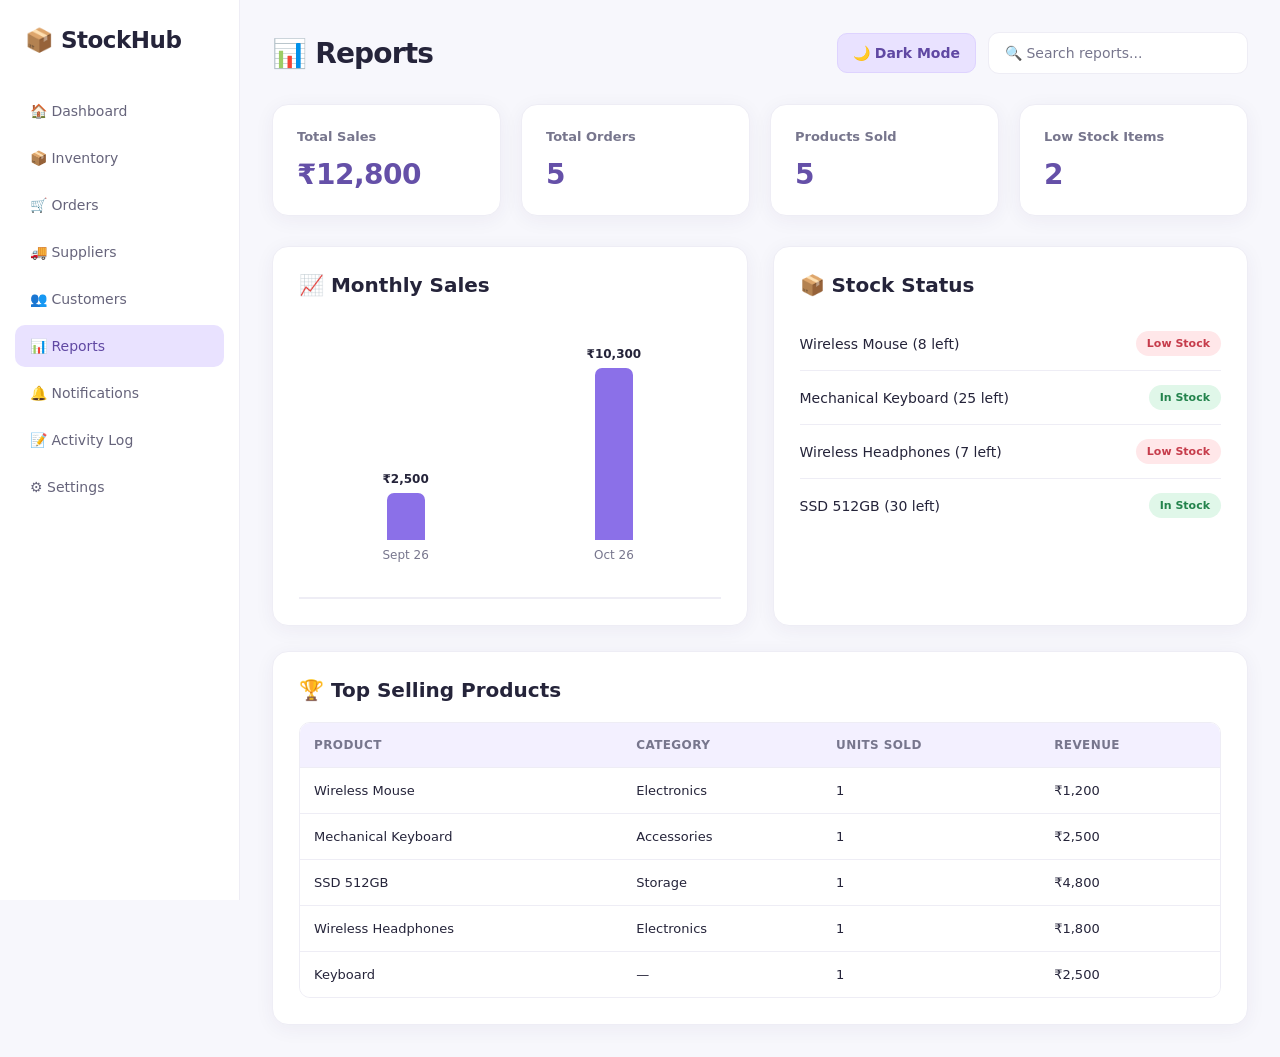
<file: reports.html>
<!DOCTYPE html>
<html lang="en">
<head>
<meta charset="UTF-8">
<meta name="viewport" content="width=device-width, initial-scale=1.0">
<title>StockHub - Reports</title>

<script>
(function () {
    try {
        if (localStorage.getItem("stockhubAppearance") === "dark") {
            document.documentElement.classList.add("dark-mode");
        }
    } catch (error) {}
})();
</script>

<style>
* {
    margin: 0;
    padding: 0;
    box-sizing: border-box;
    font-family: "Segoe UI", Inter, system-ui, -apple-system, Arial, sans-serif;
}

body {
    --page-bg: #f7f7fc;
    --text-color: #25243a;
    --card-bg: #ffffff;
    --muted-text: #77768d;
    --border-color: #eeedf5;
    --table-head: #f3f0ff;
    --input-bg: #ffffff;
    --chart-color: #8b70e8;

    background: var(--page-bg);
    color: var(--text-color);
    transition: background .25s, color .25s;
    font-size: 14px;
}

/* DARK THEME */
body.dark-mode {
    --page-bg: #0e1020;
    --text-color: #eeeeFA;
    --card-bg: #191a30;
    --muted-text: #aaa9c3;
    --border-color: #303149;
    --table-head: #22233c;
    --input-bg: #15162a;
    --chart-color: #b8a3ff;
}

/* SIDEBAR */
.sidebar {
    width: 240px;
    height: 100vh;
    background: #ffffff;
    color: #25243a;
    position: fixed;
    left: 0;
    top: 0;
    padding: 27px 15px;
    overflow-y: auto;
    z-index: 100;
    border-right: 1px solid #eeedf5;
}

.logo {
    font-size: 23px;
    font-weight: 750;
    margin-bottom: 36px;
    padding-left: 10px;
    letter-spacing: -.5px;
    color: #25243a;
}

.sidebar a {
    display: block;
    color: #66647b;
    text-decoration: none;
    padding: 13px 15px;
    margin: 5px 0;
    border-radius: 10px;
    font-size: 14px;
    font-weight: 500;
    transition: background .2s ease, color .2s ease;
}

.sidebar a:hover {
    background: #f3f0ff;
    color: #6048a3;
}

.sidebar a.active {
    background: #e9e2ff;
    color: #6048a3;
}

/* MAIN */
.main {
    margin-left: 240px;
    padding: 32px;
    min-height: 100vh;
}

.header {
    display: flex;
    justify-content: space-between;
    align-items: center;
    gap: 15px;
    flex-wrap: wrap;
    margin-bottom: 30px;
}

.header h1 {
    font-size: 28px;
    font-weight: 750;
    letter-spacing: -.8px;
    color: #25243a;
}

.header-actions {
    display: flex;
    align-items: center;
    gap: 12px;
    flex-wrap: wrap;
}

.search {
    padding: 12px 16px;
    width: 260px;
    max-width: 100%;
    border: 1px solid var(--border-color);
    border-radius: 11px;
    background: var(--input-bg);
    color: var(--text-color);
    outline: none;
    font-size: 14px;
}

.search:focus {
    border-color: #b5a0f7;
    box-shadow: 0 0 0 4px rgba(167, 139, 250, .13);
}

.search::placeholder {
    color: var(--muted-text);
}

/* THEME TOGGLE */
.theme-toggle {
    padding: 11px 15px;
    border: 1px solid #ded3ff;
    border-radius: 10px;
    background: #e9e2ff;
    color: #6048a3;
    font-size: 14px;
    font-weight: 650;
    cursor: pointer;
    white-space: nowrap;
    transition: .2s;
}

.theme-toggle:hover {
    background: #dcd0ff;
}

/* SUMMARY CARDS */
.cards {
    display: grid;
    grid-template-columns: repeat(4, minmax(0, 1fr));
    gap: 20px;
    margin-bottom: 30px;
}

.card {
    background: var(--card-bg);
    color: var(--text-color);
    padding: 24px;
    border-radius: 16px;
    border: 1px solid var(--border-color);
    box-shadow: 0 4px 20px rgba(49, 36, 92, .055);
    min-width: 0;
    transition: background .25s, color .25s, transform .2s;
}

.card:hover {
    transform: translateY(-3px);
}

.card h3 {
    font-size: 13px;
    color: var(--muted-text);
    margin-bottom: 14px;
    font-weight: 600;
}

.card p {
    font-size: 28px;
    font-weight: 750;
    letter-spacing: -.5px;
    color: #6550a8;
    overflow-wrap: anywhere;
}

/* REPORT GRID */
.report-grid {
    display: grid;
    grid-template-columns: 1fr 1fr;
    gap: 25px;
}

.report-box {
    background: var(--card-bg);
    color: var(--text-color);
    padding: 26px;
    border-radius: 16px;
    border: 1px solid var(--border-color);
    box-shadow: 0 4px 20px rgba(49, 36, 92, .055);
    min-width: 0;
    transition: background .25s, color .25s;
}

.report-box h2 {
    margin-bottom: 20px;
    font-size: 20px;
    font-weight: 700;
}

/* CHART */
.chart {
    min-height: 280px;
    display: flex;
    align-items: flex-end;
    justify-content: space-around;
    gap: 15px;
    border-bottom: 2px solid var(--border-color);
    padding: 30px 10px 35px;
    overflow-x: auto;
}

.bar-container {
    height: 215px;
    flex: 1;
    min-width: 55px;
    display: flex;
    flex-direction: column;
    justify-content: flex-end;
    align-items: center;
}

.amount {
    font-size: 12px;
    font-weight: bold;
    margin-bottom: 7px;
    color: var(--text-color);
    overflow-wrap: anywhere;
    text-align: center;
}

.bar {
    width: 38px;
    max-width: 100%;
    border-radius: 7px 7px 0 0;
    transition: .3s;
    min-height: 5px;
}

.bar:hover {
    opacity: .75;
    transform: translateY(-4px);
}

.month {
    font-size: 12px;
    margin-top: 8px;
    color: var(--muted-text);
    white-space: nowrap;
}

/* STOCK LIST */
.stock-item {
    display: flex;
    justify-content: space-between;
    align-items: center;
    gap: 12px;
    padding: 14px 0;
    border-bottom: 1px solid var(--border-color);
}

.stock-item:last-child {
    border-bottom: none;
}

.stock-item > span:first-child {
    overflow-wrap: anywhere;
}

.status {
    padding: 6px 11px;
    border-radius: 20px;
    font-size: 11px;
    font-weight: 700;
    white-space: nowrap;
}

.low {
    background: #ffe7e9;
    color: #c63c4b;
}

.good {
    background: #e0f7e9;
    color: #23834c;
}

/* TABLE */
.table-wrapper {
    width: 100%;
    overflow-x: auto;
    border: 1px solid var(--border-color);
    border-radius: 11px;
}

table {
    width: 100%;
    border-collapse: collapse;
    background: var(--card-bg);
    margin-top: 0;
}

th,
td {
    padding: 15px 14px;
    text-align: left;
    border-bottom: 1px solid var(--border-color);
    font-size: 13px;
}

th {
    background: var(--table-head);
    color: var(--muted-text);
    font-size: 12px;
    font-weight: 700;
    text-transform: uppercase;
    letter-spacing: .4px;
    white-space: nowrap;
}

td {
    color: var(--text-color);
}

tbody tr:last-child td {
    border-bottom: none;
}

tbody tr:hover {
    background: rgba(167, 139, 250, .06);
}

/* EMPTY MESSAGE */
.empty {
    text-align: center;
    color: var(--muted-text);
    padding: 25px;
}

/* DARK MODE */
html.dark-mode body {
    --page-bg: #0e1020;
    --text-color: #eeeeFA;
    --card-bg: #191a30;
    --muted-text: #aaa9c3;
    --border-color: #303149;
    --table-head: #22233c;
    --input-bg: #15162a;
    --chart-color: #b8a3ff;
}

body.dark-mode .sidebar,
html.dark-mode body .sidebar {
    background: #191a30;
    border-right-color: #303149;
}

body.dark-mode .logo,
html.dark-mode body .logo {
    color: #f3f0ff;
}

body.dark-mode .sidebar a,
html.dark-mode body .sidebar a {
    color: #c5c3d6;
}

body.dark-mode .sidebar a:hover,
html.dark-mode body .sidebar a:hover {
    background: #28243f;
    color: #ffffff;
}

body.dark-mode .sidebar a.active,
html.dark-mode body .sidebar a.active {
    background: #423365;
    color: #e0d6ff;
}

body.dark-mode .header h1 {
    color: #f3f0ff;
}

body.dark-mode .card p {
    color: #c4b5fd;
}

body.dark-mode .theme-toggle {
    background: #423365;
    color: #e0d6ff;
    border-color: #59468a;
}

body.dark-mode .theme-toggle:hover {
    background: #53417e;
}

body.dark-mode .low {
    background: #48242d;
    color: #ffadb8;
}

body.dark-mode .good {
    background: #183d2b;
    color: #8ce4ad;
}

/* RESPONSIVE */
@media (max-width: 1100px) {
    .cards {
        grid-template-columns: repeat(2, minmax(0, 1fr));
    }

    .report-grid {
        grid-template-columns: 1fr;
    }

    .main {
        padding: 25px;
    }
}

@media (max-width: 700px) {
    .sidebar {
        position: relative;
        width: 100%;
        height: auto;
        padding: 18px 12px;
    }

    .logo {
        margin-bottom: 15px;
    }

    .sidebar a {
        display: inline-block;
        margin: 3px;
        padding: 10px 12px;
    }

    .main {
        margin-left: 0;
        padding: 20px;
    }

    .header {
        flex-direction: column;
        align-items: flex-start;
    }

    .header h1 {
        font-size: 25px;
    }

    .header-actions {
        width: 100%;
    }

    .search {
        width: 100%;
        min-width: 0;
    }

    .cards {
        grid-template-columns: repeat(2, minmax(0, 1fr));
        gap: 14px;
    }

    .report-box {
        padding: 18px;
    }

    .chart {
        gap: 8px;
        padding-left: 5px;
        padding-right: 5px;
    }
}

@media (max-width: 420px) {
    .cards {
        grid-template-columns: 1fr;
    }

    .main {
        padding: 14px;
    }

    .report-box h2 {
        font-size: 17px;
    }

    .card {
        padding: 20px;
    }

    .card p {
        font-size: 24px;
    }

    .table-wrapper table {
        min-width: 500px;
    }
}
</style>
</head>

<body>

<!-- SIDEBAR -->
<div class="sidebar">
    <div class="logo">📦 StockHub</div>

    <a href="index.html">🏠 Dashboard</a>
    <a href="inventory.html">📦 Inventory</a>
    <a href="orders.html">🛒 Orders</a>
    <a href="suppliers.html">🚚 Suppliers</a>
    <a href="customers.html">👥 Customers</a>
    <a href="reports.html" class="active">📊 Reports</a>
    <a href="notifications.html">🔔 Notifications</a>
    <a href="activity.html">📝 Activity Log</a>
    <a href="settings.html">⚙️ Settings</a>
</div>

<!-- MAIN -->
<div class="main">

    <div class="header">
        <h1>📊 Reports</h1>

        <div class="header-actions">
            <button class="theme-toggle" id="themeToggle" type="button">
                🌙 Dark Mode
            </button>

            <input
                class="search"
                id="reportSearch"
                type="search"
                placeholder="🔍 Search reports..."
                aria-label="Search reports">
        </div>
    </div>

    <!-- SUMMARY CARDS -->
    <div class="cards">

        <div class="card">
            <h3>Total Sales</h3>
            <p id="totalSales">₹0</p>
        </div>

        <div class="card">
            <h3>Total Orders</h3>
            <p id="totalOrders">0</p>
        </div>

        <div class="card">
            <h3>Products Sold</h3>
            <p id="productsSold">0</p>
        </div>

        <div class="card">
            <h3>Low Stock Items</h3>
            <p id="lowStockItems">0</p>
        </div>

    </div>

    <!-- REPORT GRID -->
    <div class="report-grid">

        <div class="report-box">
            <h2>📈 Monthly Sales</h2>
            <div class="chart" id="salesChart"></div>
        </div>

        <div class="report-box">
            <h2>📦 Stock Status</h2>
            <div id="stockStatus"></div>
        </div>

    </div>

    <!-- TOP SELLING PRODUCTS -->
    <div class="report-box" style="margin-top:25px;">
        <h2>🏆 Top Selling Products</h2>

        <div class="table-wrapper">
            <table>
                <thead>
                    <tr>
                        <th>Product</th>
                        <th>Category</th>
                        <th>Units Sold</th>
                        <th>Revenue</th>
                    </tr>
                </thead>
                <tbody id="topProducts"></tbody>
            </table>
        </div>
    </div>

</div>

<script>
"use strict";

/* ============================
   GET DATA
============================ */

function getOrders() {
    try {
        const data = localStorage.getItem("stockhubOrders");
        if (!data) return [];

        const orders = JSON.parse(data);
        return Array.isArray(orders) ? orders : [];
    } catch (error) {
        console.error("Could not load orders.", error);
        return [];
    }
}

function getProducts() {
    try {
        const data = localStorage.getItem("stockhubProducts");
        if (!data) return [];

        const products = JSON.parse(data);
        return Array.isArray(products) ? products : [];
    } catch (error) {
        console.error("Could not load products.", error);
        return [];
    }
}

/* ============================
   MONEY FUNCTION
============================ */

function formatMoney(amount) {
    return "₹" + Number(amount || 0).toLocaleString("en-IN");
}

function getOrderAmount(order) {
    const rawAmount = order.amount ?? order.total ?? 0;

    return Number(
        String(rawAmount).replace(/[₹,\s]/g, "")
    ) || 0;
}

/* ============================
   SUMMARY CARDS
============================ */

function updateSummary() {
    const orders = getOrders();
    const products = getProducts();

    const totalSales = orders.reduce(
        (sum, order) => sum + getOrderAmount(order),
        0
    );

    document.getElementById("totalSales").textContent =
        formatMoney(totalSales);

    document.getElementById("totalOrders").textContent =
        orders.length;

    /*
      This count follows the current order structure:
      one order record is counted as one unit.
    */
    document.getElementById("productsSold").textContent =
        orders.reduce((sum, order) => {
            const quantity = Number(order.quantity);
            return sum + (
                Number.isFinite(quantity) && quantity > 0
                    ? quantity
                    : 1
            );
        }, 0);

    const lowStock = products.filter(
        product => Number(product.quantity) <= 10
    ).length;

    document.getElementById("lowStockItems").textContent =
        lowStock;
}

/* ============================
   MONTHLY SALES
============================ */

function createMonthlySales() {
    const orders = getOrders();
    const monthlySales = {};

    orders.forEach(order => {
        const rawDate = order.date || order.createdAt;
        if (!rawDate) return;

        const date = new Date(rawDate);
        if (isNaN(date.getTime())) return;

        const monthKey =
            date.getFullYear() + "-" +
            String(date.getMonth() + 1).padStart(2, "0");

        const monthLabel = date.toLocaleString("en-IN", {
            month: "short",
            year: "2-digit"
        });

        if (!monthlySales[monthKey]) {
            monthlySales[monthKey] = {
                label: monthLabel,
                amount: 0
            };
        }

        monthlySales[monthKey].amount += getOrderAmount(order);
    });

    const chart = document.getElementById("salesChart");
    chart.replaceChildren();

    const months = Object.keys(monthlySales).sort();

    if (months.length === 0) {
        const empty = document.createElement("div");
        empty.className = "empty";
        empty.textContent = "No sales data available";
        chart.appendChild(empty);
        return;
    }

    const maxValue = Math.max(
        ...months.map(key => monthlySales[key].amount),
        1
    );

    months.forEach(monthKey => {
        const monthData = monthlySales[monthKey];

        const container = document.createElement("div");
        container.className = "bar-container";

        const amountLabel = document.createElement("div");
        amountLabel.className = "amount";
        amountLabel.textContent = formatMoney(monthData.amount);

        const bar = document.createElement("div");
        bar.className = "bar";

        const height = Math.max(
            5,
            (monthData.amount / maxValue) * 90
        );

        bar.style.height = height + "%";
        bar.style.background = "var(--chart-color)";
        bar.title = monthData.label + ": " + formatMoney(monthData.amount);

        const monthLabel = document.createElement("div");
        monthLabel.className = "month";
        monthLabel.textContent = monthData.label;

        container.append(amountLabel, bar, monthLabel);
        chart.appendChild(container);
    });
}

/* ============================
   STOCK STATUS
============================ */

function createStockStatus() {
    const products = getProducts();
    const box = document.getElementById("stockStatus");

    box.replaceChildren();

    if (products.length === 0) {
        const empty = document.createElement("div");
        empty.className = "empty";
        empty.textContent = "No inventory data available";
        box.appendChild(empty);
        return;
    }

    products.forEach(product => {
        const quantity = Number(product.quantity) || 0;

        const item = document.createElement("div");
        item.className = "stock-item";

        const productLabel = document.createElement("span");
        productLabel.textContent =
            (product.name || "Unnamed Product") +
            " (" + quantity + " left)";

        const status = document.createElement("span");
        status.className = "status";

        if (quantity <= 10) {
            status.classList.add("low");
            status.textContent = "Low Stock";
        } else {
            status.classList.add("good");
            status.textContent = "In Stock";
        }

        item.append(productLabel, status);
        box.appendChild(item);
    });
}

/* ============================
   TOP SELLING PRODUCTS
============================ */

function createTopProducts() {
    const orders = getOrders();
    const products = getProducts();
    const table = document.getElementById("topProducts");

    table.replaceChildren();

    if (orders.length === 0) {
        const row = document.createElement("tr");
        const cell = document.createElement("td");

        cell.colSpan = 4;
        cell.className = "empty";
        cell.textContent = "No order data available";

        row.appendChild(cell);
        table.appendChild(row);
        return;
    }

    const productData = {};

    orders.forEach(order => {
        const name =
            order.product ||
            order.productName ||
            order.name ||
            "Unknown Product";

        const quantity = Number(order.quantity);
        const units =
            Number.isFinite(quantity) && quantity > 0 ? quantity : 1;

        const amount = getOrderAmount(order);

        if (!productData[name]) {
            productData[name] = {
                units: 0,
                revenue: 0
            };
        }

        productData[name].units += units;
        productData[name].revenue += amount;
    });

    const sortedProducts = Object.entries(productData).sort(
        (a, b) => b[1].units - a[1].units
    );

    sortedProducts.forEach(([name, data]) => {
        const product = products.find(
            item => (item.name || "").toLowerCase() === name.toLowerCase()
        );

        const category = product
            ? (product.category || "—")
            : "—";

        const row = document.createElement("tr");

        [name, category, data.units, formatMoney(data.revenue)]
            .forEach(value => {
                const cell = document.createElement("td");
                cell.textContent = String(value);
                row.appendChild(cell);
            });

        table.appendChild(row);
    });
}

/* ============================
   SEARCH
============================ */

document.getElementById("reportSearch").addEventListener(
    "input",
    function () {
        const search = this.value.toLowerCase().trim();

        document.querySelectorAll(".report-box").forEach(section => {
            section.style.display =
                !search || section.innerText.toLowerCase().includes(search)
                    ? ""
                    : "none";
        });

        document.querySelectorAll(".card").forEach(card => {
            card.style.display =
                !search || card.innerText.toLowerCase().includes(search)
                    ? ""
                    : "none";
        });
    }
);

/* ============================
   LIGHT / DARK MODE
============================ */

function applyTheme(theme) {
    const isDark = theme === "dark";

    document.body.classList.toggle("dark-mode", isDark);
    document.documentElement.classList.toggle("dark-mode", isDark);

    const button = document.getElementById("themeToggle");

    if (button) {
        button.textContent = isDark
            ? "☀️ Light Mode"
            : "🌙 Dark Mode";
    }
}

function readSavedTheme() {
    try {
        return localStorage.getItem("stockhubAppearance") || "light";
    } catch (error) {
        return "light";
    }
}

applyTheme(readSavedTheme());

document.getElementById("themeToggle").addEventListener(
    "click",
    function () {
        const isDark = document.body.classList.contains("dark-mode");
        const newTheme = isDark ? "light" : "dark";

        try {
            localStorage.setItem("stockhubAppearance", newTheme);
        } catch (error) {
            console.error("Could not save theme setting.", error);
        }

        applyTheme(newTheme);
    }
);

/* ============================
   LOAD REPORTS
============================ */

function loadReports() {
    updateSummary();
    createMonthlySales();
    createStockStatus();
    createTopProducts();
}

loadReports();

/* ============================
   AUTO UPDATE
============================ */

window.addEventListener("storage", function (event) {
    if (
        event.key === "stockhubOrders" ||
        event.key === "stockhubProducts" ||
        event.key === null
    ) {
        loadReports();
    }

    if (event.key === "stockhubAppearance" || event.key === null) {
        applyTheme(readSavedTheme());
    }
});
</script>

</body>
</html>
</file>
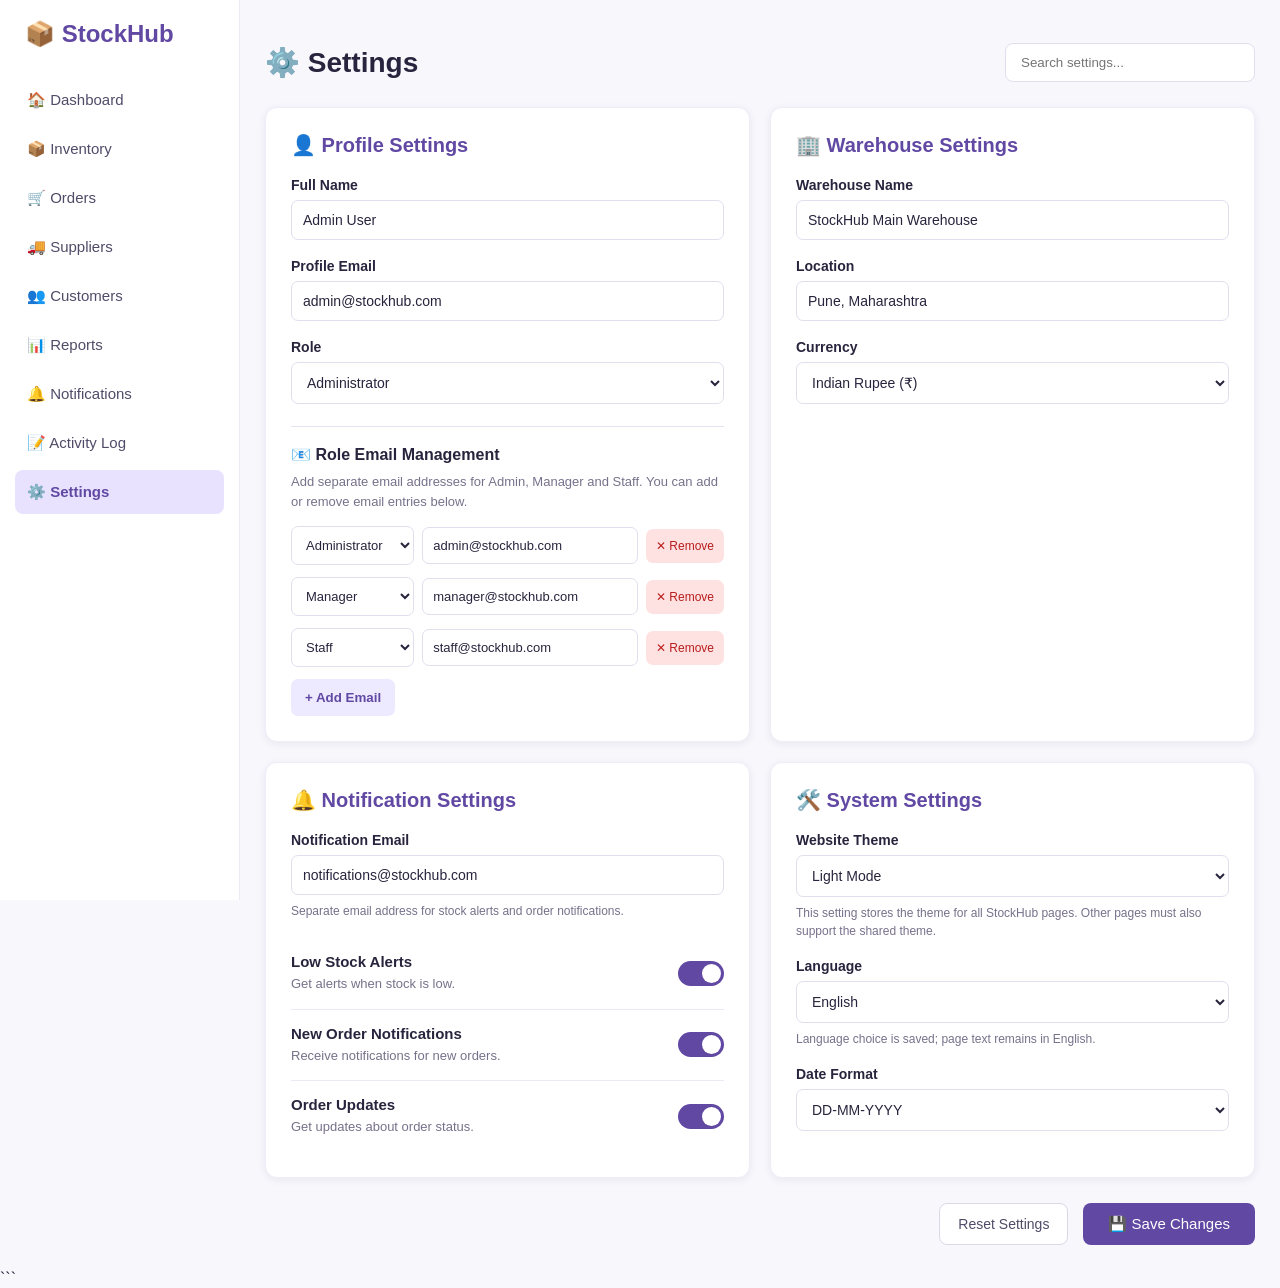
<file: settings.html>
```html
<!DOCTYPE html>
<html lang="en">
<head>
<meta charset="UTF-8">
<meta name="viewport" content="width=device-width, initial-scale=1.0">
<title>StockHub - Settings</title>

<script>
(function () {
    try {
        if (localStorage.getItem("stockhubAppearance") === "dark") {
            document.documentElement.classList.add("dark-mode");
        }
    } catch (error) {}
})();
</script>

<style>
* {
    margin: 0;
    padding: 0;
    box-sizing: border-box;
    font-family: Arial, sans-serif;
}

body {
    background: #f7f7fc;
    color: #28243d;
    transition: background .2s, color .2s;
}

.sidebar {
    position: fixed;
    left: 0;
    top: 0;
    width: 240px;
    height: 100vh;
    overflow-y: auto;
    background: #ffffff;
    color: #28243d;
    padding: 20px 15px;
    border-right: 1px solid #eceaf5;
}

.logo {
    font-size: 24px;
    font-weight: bold;
    margin-bottom: 30px;
    padding-left: 10px;
    color: #6048a3;
}

.sidebar a {
    display: block;
    color: #514b68;
    text-decoration: none;
    padding: 13px 12px;
    margin: 5px 0;
    border-radius: 8px;
    font-size: 15px;
    transition: background .2s, color .2s;
}

.sidebar a:hover {
    background: #f3f0ff;
    color: #6048a3;
}

.sidebar a.active {
    background: #e9e2ff;
    color: #6048a3;
    font-weight: bold;
}

.main {
    margin-left: 240px;
    padding: 25px;
    min-height: 100vh;
}

.header {
    display: flex;
    justify-content: space-between;
    align-items: center;
    gap: 15px;
    flex-wrap: wrap;
    margin-bottom: 25px;
}

.header h1 {
    font-size: 28px;
    color: #28243d;
}

.search {
    background: #ffffff;
    border: 1px solid #e2deee;
    color: #28243d;
    padding: 11px 15px;
    border-radius: 8px;
    width: 250px;
    max-width: 100%;
    outline-color: #6048a3;
}

.settings-container {
    display: grid;
    grid-template-columns: 1fr 1fr;
    gap: 20px;
}

.card {
    background: #ffffff;
    padding: 25px;
    border-radius: 12px;
    box-shadow: 0 2px 8px rgba(45, 35, 80, .07);
    min-width: 0;
    border: 1px solid #efedf7;
}

.card h2 {
    margin-bottom: 20px;
    font-size: 20px;
    color: #6048a3;
}

.form-group {
    margin-bottom: 18px;
}

.form-group label {
    display: block;
    margin-bottom: 7px;
    font-weight: bold;
    font-size: 14px;
}

.form-group input,
.form-group select {
    width: 100%;
    padding: 11px;
    border: 1px solid #e2deee;
    border-radius: 7px;
    font-size: 14px;
    background: #ffffff;
    color: #28243d;
}

.form-group input:focus,
.form-group select:focus {
    outline: 2px solid #ddd6fe;
    border-color: #6048a3;
}

.form-group small {
    display: block;
    margin-top: 7px;
    color: #77718b;
    font-size: 12px;
    line-height: 1.5;
}

.email-management {
    margin-top: 22px;
    padding-top: 18px;
    border-top: 1px solid #e5e1f0;
}

.email-management h3 {
    font-size: 16px;
    margin-bottom: 8px;
}

.email-management .help-text {
    color: #77718b;
    font-size: 13px;
    line-height: 1.5;
    margin-bottom: 15px;
}

.email-entry {
    display: grid;
    grid-template-columns: minmax(0, .8fr) minmax(0, 1.4fr) auto;
    gap: 8px;
    align-items: center;
    margin-bottom: 12px;
}

.email-entry select,
.email-entry input {
    width: 100%;
    min-width: 0;
    padding: 10px;
    border: 1px solid #e2deee;
    border-radius: 7px;
    background: #ffffff;
    color: #28243d;
    font-size: 13px;
}

.add-email-btn {
    background: #ede9fe;
    color: #6048a3;
    border: none;
    border-radius: 7px;
    padding: 11px 14px;
    cursor: pointer;
    font-weight: bold;
}

.add-email-btn:hover {
    background: #ddd6fe;
}

.remove-email-btn {
    background: #fee2e2;
    color: #b91c1c;
    border: none;
    border-radius: 7px;
    padding: 10px;
    cursor: pointer;
    font-size: 12px;
}

.remove-email-btn:hover {
    background: #fecaca;
}

.toggle-row {
    display: flex;
    justify-content: space-between;
    align-items: center;
    gap: 15px;
    padding: 15px 0;
    border-bottom: 1px solid #eeeaf5;
}

.toggle-row:last-child {
    border-bottom: none;
}

.toggle-text h3 {
    font-size: 15px;
    margin-bottom: 4px;
}

.toggle-text p {
    font-size: 13px;
    color: #77718b;
    line-height: 1.5;
}

.toggle {
    flex-shrink: 0;
    width: 46px;
    height: 25px;
    border: none;
    background: #9ca3af;
    border-radius: 20px;
    position: relative;
    cursor: pointer;
    transition: background .2s;
}

.toggle::after {
    content: "";
    position: absolute;
    width: 19px;
    height: 19px;
    background: white;
    border-radius: 50%;
    left: 3px;
    top: 3px;
    transition: transform .2s;
}

.toggle.on {
    background: #6048a3;
}

.toggle.on::after {
    transform: translateX(21px);
}

.toggle:focus-visible {
    outline: 3px solid #c4b5fd;
    outline-offset: 3px;
}

.save-section {
    margin-top: 25px;
    display: flex;
    justify-content: flex-end;
    align-items: center;
    gap: 15px;
    flex-wrap: wrap;
}

.save-btn {
    background: #6048a3;
    color: white;
    border: none;
    padding: 12px 25px;
    border-radius: 8px;
    font-size: 15px;
    cursor: pointer;
}

.save-btn:hover {
    background: #503985;
}

.reset-btn {
    background: #ffffff;
    color: #514b68;
    border: 1px solid #dcd7e9;
    padding: 12px 18px;
    border-radius: 8px;
    font-size: 14px;
    cursor: pointer;
}

.reset-btn:hover {
    background: #f3f0ff;
}

.status-message {
    margin-top: 15px;
    padding: 12px 15px;
    border-radius: 8px;
    display: none;
    font-size: 14px;
    line-height: 1.5;
}

.status-message.success {
    display: block;
    background: #dcfce7;
    color: #166534;
}

.status-message.error {
    display: block;
    background: #fee2e2;
    color: #991b1b;
}

.no-results {
    display: none;
    background: #ffffff;
    padding: 25px;
    border-radius: 10px;
    text-align: center;
    color: #6b6680;
    margin-top: 15px;
    border: 1px solid #efedf7;
}

/* Shared StockHub Dark Mode */

html.dark-mode body {
    background: #11121e;
    color: #e8e4f5;
}

html.dark-mode .main {
    background: #11121e;
}

html.dark-mode .sidebar {
    background: #191a30;
    color: #e8e4f5;
    border-right-color: #292943;
}

html.dark-mode .logo {
    color: #c9b8ff;
}

html.dark-mode .sidebar a {
    color: #d5cfea;
}

html.dark-mode .sidebar a:hover {
    background: #28243f;
    color: #ffffff;
}

html.dark-mode .sidebar a.active {
    background: #423365;
    color: #ffffff;
}

html.dark-mode .header h1 {
    color: #e8e4f5;
}

html.dark-mode .card,
html.dark-mode .no-results {
    background: #191a30;
    color: #e8e4f5;
    border-color: #292943;
    box-shadow: 0 2px 10px rgba(0,0,0,.25);
}

html.dark-mode .card h2 {
    color: #c9b8ff;
}

html.dark-mode .form-group input,
html.dark-mode .form-group select,
html.dark-mode .search,
html.dark-mode .email-entry select,
html.dark-mode .email-entry input {
    background: #222239;
    color: #f5f3ff;
    border-color: #3a3857;
}

html.dark-mode .form-group input:focus,
html.dark-mode .form-group select:focus {
    outline-color: #6048a3;
    border-color: #8b78c6;
}

html.dark-mode .toggle-row,
html.dark-mode .email-management {
    border-color: #34334d;
}

html.dark-mode .toggle-text p,
html.dark-mode .email-management .help-text,
html.dark-mode .form-group small {
    color: #bcb6d0;
}

html.dark-mode .add-email-btn {
    background: #34284f;
    color: #e3d9ff;
}

html.dark-mode .add-email-btn:hover {
    background: #423365;
}

html.dark-mode .remove-email-btn {
    background: #49252f;
    color: #fecaca;
}

html.dark-mode .remove-email-btn:hover {
    background: #612b38;
}

html.dark-mode .reset-btn {
    background: #252541;
    color: #f5f3ff;
    border-color: #45435f;
}

html.dark-mode .reset-btn:hover {
    background: #343451;
}

html.dark-mode .save-btn {
    background: #6048a3;
    color: #ffffff;
}

html.dark-mode .save-btn:hover {
    background: #745bb9;
}

html.dark-mode .status-message.success {
    background: #173d2c;
    color: #c8f7d8;
}

html.dark-mode .status-message.error {
    background: #4a2029;
    color: #ffd6dc;
}

html.dark-mode .no-results {
    color: #c5bfd8;
}

[hidden] {
    display: none !important;
}

@media(max-width:1100px) {
    .email-entry {
        grid-template-columns: 1fr;
    }
}

@media(max-width:900px) {
    .sidebar {
        width: 200px;
    }

    .main {
        margin-left: 200px;
    }

    .settings-container {
        grid-template-columns: 1fr;
    }

    .email-entry {
        grid-template-columns: minmax(0, .8fr) minmax(0, 1.4fr) auto;
    }
}

@media(max-width:600px) {
    .sidebar {
        position: relative;
        width: 100%;
        height: auto;
    }

    .main {
        margin-left: 0;
        padding: 16px;
    }

    .header h1 {
        font-size: 24px;
    }

    .search {
        width: 100%;
    }

    .card {
        padding: 18px;
    }

    .email-entry {
        grid-template-columns: 1fr;
    }

    .save-section {
        justify-content: stretch;
    }

    .save-btn,
    .reset-btn {
        flex: 1;
    }
}
</style>
</head>

<body>

<div class="sidebar">
    <div class="logo">📦 StockHub</div>
    <a href="index.html">🏠 Dashboard</a>
    <a href="inventory.html">📦 Inventory</a>
    <a href="orders.html">🛒 Orders</a>
    <a href="suppliers.html">🚚 Suppliers</a>
    <a href="customers.html">👥 Customers</a>
    <a href="reports.html">📊 Reports</a>
    <a href="notifications.html">🔔 Notifications</a>
    <a href="activity.html">📝 Activity Log</a>
    <a href="settings.html" class="active">⚙️ Settings</a>
</div>

<div class="main">
    <div class="header">
        <h1>⚙️ Settings</h1>
        <input
            class="search"
            id="settingsSearch"
            type="search"
            placeholder="Search settings..."
            aria-label="Search settings">
    </div>

    <form id="settingsForm">
        <div class="settings-container" id="settingsContainer">

            <div class="card setting-card">
                <h2>👤 Profile Settings</h2>

                <div class="form-group">
                    <label for="fullName">Full Name</label>
                    <input id="fullName" name="fullName" type="text"
                        value="Admin User" data-search="profile name admin user" required>
                </div>

                <div class="form-group">
                    <label for="email">Profile Email</label>
                    <input id="email" name="email" type="email"
                        value="admin@stockhub.com" data-search="profile email" required>
                </div>

                <div class="form-group">
                    <label for="role">Role</label>
                    <select id="role" name="role"
                        data-search="profile role administrator manager staff">
                        <option>Administrator</option>
                        <option>Manager</option>
                        <option>Staff</option>
                    </select>
                </div>

                <div class="email-management">
                    <h3>📧 Role Email Management</h3>
                    <p class="help-text">
                        Add separate email addresses for Admin, Manager and Staff.
                        You can add or remove email entries below.
                    </p>

                    <div id="roleEmailList"></div>

                    <button type="button" class="add-email-btn" id="addEmailBtn">
                        + Add Email
                    </button>
                </div>
            </div>

            <div class="card setting-card">
                <h2>🏢 Warehouse Settings</h2>

                <div class="form-group">
                    <label for="warehouseName">Warehouse Name</label>
                    <input id="warehouseName" name="warehouseName" type="text"
                        value="StockHub Main Warehouse" data-search="warehouse name">
                </div>

                <div class="form-group">
                    <label for="location">Location</label>
                    <input id="location" name="location" type="text"
                        value="Pune, Maharashtra" data-search="warehouse location city">
                </div>

                <div class="form-group">
                    <label for="currency">Currency</label>
                    <select id="currency" name="currency" data-search="warehouse currency money">
                        <option value="INR">Indian Rupee (₹)</option>
                        <option value="USD">US Dollar ($)</option>
                        <option value="EUR">Euro (€)</option>
                    </select>
                </div>
            </div>

            <div class="card setting-card">
                <h2>🔔 Notification Settings</h2>

                <div class="form-group">
                    <label for="notificationEmail">Notification Email</label>
                    <input id="notificationEmail" name="notificationEmail"
                        type="email" value="notifications@stockhub.com"
                        placeholder="notifications@example.com"
                        data-search="notification email alerts orders" required>
                    <small>Separate email address for stock alerts and order notifications.</small>
                </div>

                <div class="toggle-row" data-search="low stock alerts inventory">
                    <div class="toggle-text">
                        <h3>Low Stock Alerts</h3>
                        <p>Get alerts when stock is low.</p>
                    </div>
                    <button class="toggle on" type="button" role="switch"
                        aria-checked="true" aria-label="Low Stock Alerts"
                        data-setting="lowStockAlerts"></button>
                </div>

                <div class="toggle-row" data-search="new order notifications orders">
                    <div class="toggle-text">
                        <h3>New Order Notifications</h3>
                        <p>Receive notifications for new orders.</p>
                    </div>
                    <button class="toggle on" type="button" role="switch"
                        aria-checked="true" aria-label="New Order Notifications"
                        data-setting="newOrderNotifications"></button>
                </div>

                <div class="toggle-row" data-search="order updates status">
                    <div class="toggle-text">
                        <h3>Order Updates</h3>
                        <p>Get updates about order status.</p>
                    </div>
                    <button class="toggle on" type="button" role="switch"
                        aria-checked="true" aria-label="Order Updates"
                        data-setting="orderUpdates"></button>
                </div>
            </div>

            <div class="card setting-card">
                <h2>🛠️ System Settings</h2>

                <div class="form-group">
                    <label for="theme">Website Theme</label>
                    <select id="theme" name="theme"
                        data-search="system theme light dark mode">
                        <option value="light">Light Mode</option>
                        <option value="dark">Dark Mode</option>
                    </select>
                    <small>
                        This setting stores the theme for all StockHub pages.
                        Other pages must also support the shared theme.
                    </small>
                </div>

                <div class="form-group">
                    <label for="language">Language</label>
                    <select id="language" name="language"
                        data-search="system language english marathi hindi">
                        <option value="English">English</option>
                        <option value="Marathi">Marathi</option>
                        <option value="Hindi">Hindi</option>
                    </select>
                    <small>Language choice is saved; page text remains in English.</small>
                </div>

                <div class="form-group">
                    <label for="dateFormat">Date Format</label>
                    <select id="dateFormat" name="dateFormat"
                        data-search="system date format">
                        <option value="DD-MM-YYYY">DD-MM-YYYY</option>
                        <option value="MM-DD-YYYY">MM-DD-YYYY</option>
                        <option value="YYYY-MM-DD">YYYY-MM-DD</option>
                    </select>
                </div>
            </div>

        </div>

        <div class="no-results" id="noResults">
            No matching settings found.
        </div>

        <div class="save-section">
            <button type="button" class="reset-btn" id="resetBtn">
                Reset Settings
            </button>
            <button type="submit" class="save-btn">
                💾 Save Changes
            </button>
        </div>

        <div class="status-message" id="statusMessage"
            role="status" aria-live="polite"></div>
    </form>
</div>

<script>
"use strict";

const STORAGE_KEY = "stockhubSettings";
const THEME_KEY = "stockhubAppearance";

const defaults = {
    fullName: "Admin User",
    email: "admin@stockhub.com",
    role: "Administrator",
    emailContacts: [
        { role: "Administrator", email: "admin@stockhub.com" },
        { role: "Manager", email: "manager@stockhub.com" },
        { role: "Staff", email: "staff@stockhub.com" }
    ],
    warehouseName: "StockHub Main Warehouse",
    location: "Pune, Maharashtra",
    currency: "INR",
    notificationEmail: "notifications@stockhub.com",
    lowStockAlerts: true,
    newOrderNotifications: true,
    orderUpdates: true,
    theme: "light",
    language: "English",
    dateFormat: "DD-MM-YYYY"
};

const form = document.getElementById("settingsForm");
const statusMessage = document.getElementById("statusMessage");
const searchInput = document.getElementById("settingsSearch");
const settingCards = [...document.querySelectorAll(".setting-card")];
const noResults = document.getElementById("noResults");
const roleEmailList = document.getElementById("roleEmailList");

const toggleKeys = [
    "lowStockAlerts",
    "newOrderNotifications",
    "orderUpdates"
];

function showMessage(message, type) {
    statusMessage.textContent = message;
    statusMessage.className = "status-message " + type;
}

function clearMessage() {
    statusMessage.textContent = "";
    statusMessage.className = "status-message";
}

/* Apply shared theme */

function applyTheme(theme, savePreference = true) {
    const selectedTheme = theme === "dark" ? "dark" : "light";

    document.documentElement.classList.toggle(
        "dark-mode",
        selectedTheme === "dark"
    );

    const themeField = document.getElementById("theme");
    if (themeField) {
        themeField.value = selectedTheme;
    }

    if (savePreference) {
        try {
            localStorage.setItem(THEME_KEY, selectedTheme);
        } catch (error) {
            console.error("Could not save theme preference.", error);
        }
    }
}

/* Role email management */

function addEmailRow(role = "Staff", email = "") {
    const row = document.createElement("div");
    row.className = "email-entry";

    const roleSelect = document.createElement("select");
    roleSelect.className = "contact-role";
    roleSelect.setAttribute("aria-label", "Email role");

    ["Administrator", "Manager", "Staff"].forEach(roleName => {
        const option = document.createElement("option");
        option.value = roleName;
        option.textContent = roleName;
        roleSelect.appendChild(option);
    });

    roleSelect.value = ["Administrator", "Manager", "Staff"].includes(role)
        ? role
        : "Staff";

    const emailInput = document.createElement("input");
    emailInput.type = "email";
    emailInput.className = "contact-email";
    emailInput.placeholder = "Enter email address";
    emailInput.setAttribute("aria-label", "Role email address");
    emailInput.value = typeof email === "string" ? email : "";
    emailInput.required = true;

    const removeButton = document.createElement("button");
    removeButton.type = "button";
    removeButton.className = "remove-email-btn";
    removeButton.textContent = "✕ Remove";
    removeButton.setAttribute("aria-label", "Remove email entry");

    removeButton.addEventListener("click", function () {
        row.remove();
        clearMessage();
        filterSettings();
    });

    roleSelect.addEventListener("change", function () {
        emailInput.setAttribute(
            "aria-label",
            roleSelect.value + " email address"
        );
        clearMessage();
        filterSettings();
    });

    emailInput.addEventListener("input", function () {
        clearMessage();
        filterSettings();
    });

    row.append(roleSelect, emailInput, removeButton);
    roleEmailList.appendChild(row);
}

function renderEmailContacts(contacts) {
    roleEmailList.replaceChildren();

    const safeContacts = Array.isArray(contacts)
        ? contacts
        : defaults.emailContacts;

    safeContacts.forEach(contact => {
        if (!contact || typeof contact !== "object") return;
        addEmailRow(contact.role || "Staff", contact.email || "");
    });
}

function getCurrentSettings() {
    const settings = {};

    Object.keys(defaults).forEach(key => {
        if (key === "emailContacts") {
            settings.emailContacts = [
                ...roleEmailList.querySelectorAll(".email-entry")
            ].map(row => ({
                role: row.querySelector(".contact-role").value,
                email: row.querySelector(".contact-email").value.trim()
            }));
        } else if (toggleKeys.includes(key)) {
            const toggle = document.querySelector(
                '[data-setting="' + key + '"]'
            );
            settings[key] = toggle.getAttribute("aria-checked") === "true";
        } else {
            settings[key] = document.getElementById(key).value;
        }
    });

    return settings;
}

function applySettings(settings) {
    Object.keys(defaults).forEach(key => {
        const value = settings[key] !== undefined
            ? settings[key]
            : defaults[key];

        if (key === "emailContacts") {
            renderEmailContacts(value);
        } else if (toggleKeys.includes(key)) {
            const toggle = document.querySelector(
                '[data-setting="' + key + '"]'
            );

            const isOn = value === true;
            toggle.classList.toggle("on", isOn);
            toggle.setAttribute("aria-checked", String(isOn));
        } else {
            const field = document.getElementById(key);
            if (field) field.value = value;
        }
    });

    // Do not overwrite the shared theme when merely loading settings.
    applyTheme(settings.theme || defaults.theme, false);
}

function loadSettings() {
    try {
        const saved = localStorage.getItem(STORAGE_KEY);
        const savedTheme = localStorage.getItem(THEME_KEY);

        if (!saved) {
            applySettings({
                ...defaults,
                theme: savedTheme === "dark" ? "dark" : "light"
            });
            return;
        }

        const parsed = JSON.parse(saved);

        if (!parsed || typeof parsed !== "object" || Array.isArray(parsed)) {
            throw new Error("Invalid settings data");
        }

        const settings = { ...defaults, ...parsed };

        if (!Array.isArray(settings.emailContacts)) {
            settings.emailContacts = defaults.emailContacts;
        }

        // Shared theme preference has priority.
        if (savedTheme === "dark" || savedTheme === "light") {
            settings.theme = savedTheme;
        }

        applySettings(settings);
    } catch (error) {
        const savedTheme = localStorage.getItem(THEME_KEY);

        applySettings({
            ...defaults,
            theme: savedTheme === "dark" ? "dark" : "light"
        });

        showMessage(
            "Could not read saved settings. Default settings loaded.",
            "error"
        );
    }
}

document.getElementById("addEmailBtn").addEventListener("click", function () {
    addEmailRow("Staff", "");
    clearMessage();
    filterSettings();

    const inputs = roleEmailList.querySelectorAll(".contact-email");
    if (inputs.length) inputs[inputs.length - 1].focus();
});

form.addEventListener("submit", function (event) {
    event.preventDefault();

    if (!form.reportValidity()) return;

    try {
        const settings = getCurrentSettings();

        localStorage.setItem(STORAGE_KEY, JSON.stringify(settings));
        applyTheme(settings.theme);

        showMessage("Settings saved successfully!", "success");
    } catch (error) {
        showMessage(
            "Unable to save settings. Check browser storage and try again.",
            "error"
        );
    }
});

document.querySelectorAll(".toggle[data-setting]").forEach(toggle => {
    toggle.addEventListener("click", function () {
        const isOn = this.getAttribute("aria-checked") === "true";

        this.setAttribute("aria-checked", String(!isOn));
        this.classList.toggle("on", !isOn);
        clearMessage();
    });
});

/* Theme changes immediately when selected */

document.getElementById("theme").addEventListener("change", function () {
    applyTheme(this.value);
    clearMessage();
});

/* Search settings */

function filterSettings() {
    const query = searchInput.value.trim().toLowerCase();
    let visibleCards = 0;

    settingCards.forEach(card => {
        const searchableText = [
            card.innerText,
            ...[...card.querySelectorAll("[data-search]")]
                .map(element => element.getAttribute("data-search")),
            ...[...card.querySelectorAll("input, select")].map(element => {
                const selectedText = element.options
                    ? element.options[element.selectedIndex]?.text || ""
                    : "";

                return element.value + " " + selectedText;
            })
        ].join(" ").toLowerCase();

        const matches = searchableText.includes(query);
        card.hidden = !matches;

        if (matches) visibleCards++;
    });

    noResults.style.display = visibleCards === 0 ? "block" : "none";
}

searchInput.addEventListener("input", filterSettings);

/* Reset settings */

document.getElementById("resetBtn").addEventListener("click", function () {
    const confirmed = confirm("Reset all settings to their default values?");
    if (!confirmed) return;

    try {
        localStorage.setItem(STORAGE_KEY, JSON.stringify(defaults));

        applySettings(defaults);
        applyTheme(defaults.theme);

        searchInput.value = "";
        filterSettings();

        showMessage("Settings have been reset to defaults.", "success");
    } catch (error) {
        showMessage(
            "Could not save the default settings. Please check browser storage.",
            "error"
        );
    }
});

/* Sync theme and settings across tabs */

window.addEventListener("storage", function (event) {
    if (event.key === THEME_KEY) {
        const theme = event.newValue === "dark" ? "dark" : "light";

        document.documentElement.classList.toggle(
            "dark-mode",
            theme === "dark"
        );

        document.getElementById("theme").value = theme;
    }

    if (event.key === STORAGE_KEY) {
        loadSettings();
        filterSettings();
    }
});

/* Start */

loadSettings();
filterSettings();
</script>

</body>
</html>
```
</file>
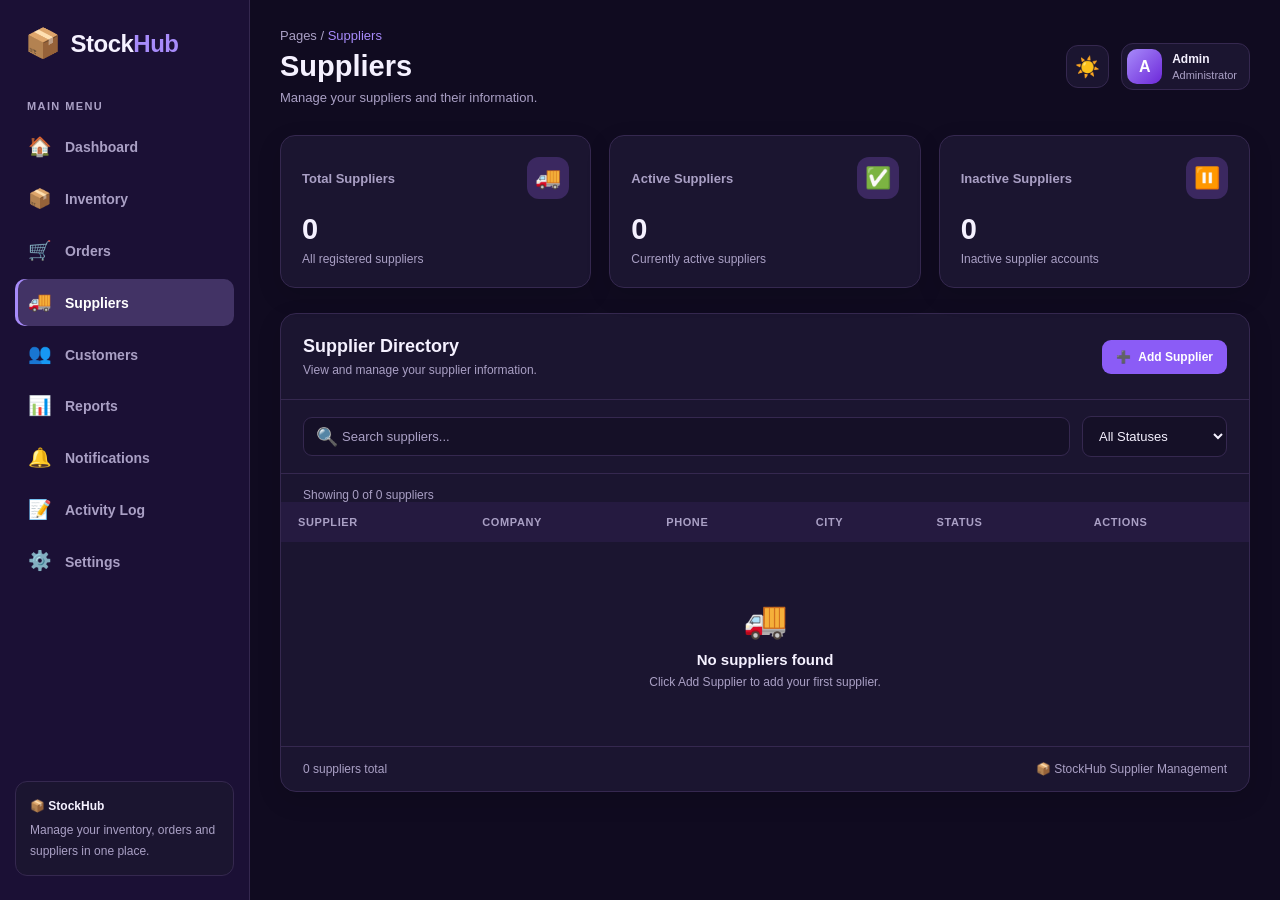
<file: suppliers.html>
<!DOCTYPE html>
<html lang="en">
<head>
<meta charset="UTF-8">
<meta name="viewport" content="width=device-width, initial-scale=1.0">
<title>StockHub | Suppliers</title>

<style>
:root {
    --bg:#100b20;
    --sidebar:#1b1035;
    --card:#1b1530;
    --hover:#2b2046;
    --text:#f5f1ff;
    --muted:#aaa0c5;
    --border:#35284f;
    --accent:#8b5cf6;
    --input:#151027;
    --table-head:#251a40;
}

html.light-mode {
    --bg:#f5f2fc;
    --sidebar:#ffffff;
    --card:#ffffff;
    --hover:#f0e9ff;
    --text:#29213d;
    --muted:#79708f;
    --border:#e6dff2;
    --accent:#6d28d9;
    --input:#ffffff;
    --table-head:#eee7fb;
}

* {
    box-sizing:border-box;
    margin:0;
    padding:0;
}

body {
    font-family:"Segoe UI",Arial,sans-serif;
    background:var(--bg);
    color:var(--text);
    min-height:100vh;
    transition:background .2s,color .2s;
}

button,input,select,textarea { font:inherit; }
button { cursor:pointer; }

.app { display:flex; min-height:100vh; }

/* SIDEBAR */

.sidebar {
    width:250px;
    min-width:250px;
    background:var(--sidebar);
    border-right:1px solid var(--border);
    padding:24px 15px;
    display:flex;
    flex-direction:column;
}

.logo {
    display:flex;
    align-items:center;
    gap:10px;
    padding:5px 10px 30px;
    font-size:24px;
    font-weight:800;
    color:var(--text);
    letter-spacing:-.5px;
}

.logo-icon {
    font-size:29px;
    line-height:1;
}

.logo span { color:#a78bfa; }

.menu-title {
    font-size:11px;
    color:var(--muted);
    font-weight:700;
    letter-spacing:1.4px;
    padding:12px 12px;
}

.nav {
    display:flex;
    flex-direction:column;
    gap:5px;
}

.nav a {
    display:flex;
    align-items:center;
    gap:13px;
    padding:12px 13px;
    border-radius:10px;
    text-decoration:none;
    color:var(--muted);
    font-size:14px;
    font-weight:600;
    transition:.2s;
}

.nav a:hover {
    background:var(--hover);
    color:var(--text);
}

.nav a.active {
    background:#423365;
    color:#ffffff;
    box-shadow:inset 3px 0 #a78bfa;
}

.nav-icon {
    width:24px;
    min-width:24px;
    display:inline-flex;
    justify-content:center;
    align-items:center;
    font-size:19px;
    line-height:1.2;
}

.sidebar-bottom {
    margin-top:auto;
    padding-top:25px;
}

.sidebar-note {
    background:var(--card);
    border:1px solid var(--border);
    border-radius:12px;
    padding:14px;
    color:var(--muted);
    font-size:12px;
    line-height:1.7;
}

.sidebar-note strong {
    color:var(--text);
    display:block;
    margin-bottom:4px;
}

/* MAIN */

.main {
    flex:1;
    min-width:0;
    padding:28px 30px;
}

.topbar {
    display:flex;
    justify-content:space-between;
    align-items:center;
    gap:15px;
    margin-bottom:30px;
}

.breadcrumb {
    color:var(--muted);
    font-size:13px;
    margin-bottom:7px;
}

.breadcrumb span { color:#a78bfa; }

.page-title {
    font-size:29px;
    font-weight:750;
}

.subtitle {
    color:var(--muted);
    font-size:13px;
    margin-top:7px;
}

.top-actions {
    display:flex;
    align-items:center;
    gap:12px;
}

.theme-btn {
    width:43px;
    height:43px;
    border:1px solid var(--border);
    background:var(--card);
    color:var(--text);
    border-radius:12px;
    font-size:20px;
}

.profile {
    display:flex;
    align-items:center;
    gap:10px;
    padding:5px 12px 5px 5px;
    background:var(--card);
    border:1px solid var(--border);
    border-radius:12px;
}

.avatar {
    width:35px;
    height:35px;
    display:grid;
    place-items:center;
    border-radius:10px;
    background:linear-gradient(135deg,#a78bfa,#6d28d9);
    color:white;
    font-weight:800;
}

.profile-name { font-size:12px; font-weight:700; }
.profile-role { font-size:11px; color:var(--muted); margin-top:3px; }

/* SUMMARY CARDS */

.stats {
    display:grid;
    grid-template-columns:repeat(3,minmax(0,1fr));
    gap:18px;
    margin-bottom:25px;
}

.stat-card {
    background:var(--card);
    border:1px solid var(--border);
    border-radius:15px;
    padding:21px;
    box-shadow:0 8px 25px #0002;
}

.stat-top {
    display:flex;
    align-items:center;
    justify-content:space-between;
    gap:10px;
}

.stat-label {
    color:var(--muted);
    font-size:13px;
    font-weight:600;
}

.stat-icon {
    width:42px;
    height:42px;
    border-radius:12px;
    background:#3b2860;
    display:grid;
    place-items:center;
    font-size:21px;
}

.stat-number {
    font-size:29px;
    font-weight:750;
    margin-top:14px;
}

.stat-desc {
    font-size:12px;
    color:var(--muted);
    margin-top:6px;
}

/* SUPPLIER PANEL */

.panel {
    background:var(--card);
    border:1px solid var(--border);
    border-radius:16px;
    overflow:hidden;
    box-shadow:0 8px 25px #0002;
}

.panel-header {
    display:flex;
    justify-content:space-between;
    align-items:center;
    gap:15px;
    padding:22px;
    border-bottom:1px solid var(--border);
}

.panel-title { font-size:18px; font-weight:750; }

.panel-desc {
    color:var(--muted);
    font-size:12px;
    margin-top:6px;
}

.btn {
    display:inline-flex;
    justify-content:center;
    align-items:center;
    gap:7px;
    padding:10px 14px;
    border:0;
    border-radius:9px;
    font-size:12px;
    font-weight:700;
    transition:.2s;
}

.btn-primary { background:var(--accent); color:#fff; }
.btn-primary:hover { background:#a78bfa; }
.btn-secondary {
    background:var(--hover);
    border:1px solid var(--border);
    color:var(--text);
}
.btn-danger {
    background:#7f1d2d;
    border:1px solid #9f3444;
    color:#fecaca;
}
.btn-small { padding:7px 9px; font-size:11px; }

.toolbar {
    padding:16px 22px;
    display:flex;
    align-items:center;
    gap:12px;
    flex-wrap:wrap;
    border-bottom:1px solid var(--border);
}

.search-box {
    flex:1;
    min-width:190px;
    position:relative;
}

.search-symbol {
    position:absolute;
    left:13px;
    top:50%;
    transform:translateY(-50%);
    color:var(--muted);
    font-size:18px;
}

.field {
    width:100%;
    padding:11px 12px;
    background:var(--input);
    color:var(--text);
    border:1px solid var(--border);
    border-radius:9px;
    outline:none;
    font-size:13px;
}

.field:focus {
    border-color:var(--accent);
    box-shadow:0 0 0 3px #8b5cf622;
}

.field::placeholder { color:var(--muted); }
.search-box .field { padding-left:38px; }
select option { background:var(--card); color:var(--text); }

.results-label {
    color:var(--muted);
    font-size:12px;
    padding:14px 22px 0;
}

.table-wrap { width:100%; overflow-x:auto; }

table {
    width:100%;
    border-collapse:collapse;
    text-align:left;
    white-space:nowrap;
}

thead { background:var(--table-head); }

th {
    padding:14px 17px;
    color:var(--muted);
    font-size:11px;
    letter-spacing:.6px;
    text-transform:uppercase;
}

td {
    padding:15px 17px;
    border-bottom:1px solid var(--border);
    font-size:12px;
}

tbody tr:hover { background:var(--hover); }
tbody tr:last-child td { border-bottom:0; }

.supplier-name {
    display:flex;
    align-items:center;
    gap:10px;
    font-weight:700;
}

.supplier-avatar {
    width:37px;
    height:37px;
    flex-shrink:0;
    border-radius:10px;
    background:#3b2860;
    color:#e0d4ff;
    display:grid;
    place-items:center;
    font-size:13px;
    font-weight:800;
}

.email-small {
    color:var(--muted);
    font-size:11px;
    margin-top:4px;
}

.status {
    display:inline-flex;
    align-items:center;
    gap:6px;
    padding:6px 9px;
    border-radius:20px;
    font-size:11px;
    font-weight:700;
}

.status::before {
    content:"";
    width:6px;
    height:6px;
    border-radius:50%;
    background:currentColor;
}

.status.active { color:#4ade80; background:#14532d55; }
.status.inactive { color:#fca5a5; background:#7f1d1d55; }

.row-actions { display:flex; align-items:center; gap:6px; }

.empty-state {
    text-align:center;
    padding:42px 15px;
    color:var(--muted);
    white-space:normal;
}

.empty-state .empty-icon {
    font-size:36px;
    margin-bottom:10px;
}

.empty-state strong {
    display:block;
    color:var(--text);
    margin-bottom:7px;
    font-size:15px;
}

.panel-footer {
    display:flex;
    justify-content:space-between;
    gap:10px;
    padding:15px 22px;
    border-top:1px solid var(--border);
    color:var(--muted);
    font-size:12px;
}

/* MODAL */

.modal-overlay {
    position:fixed;
    inset:0;
    z-index:1000;
    display:none;
    justify-content:center;
    align-items:center;
    padding:15px;
    background:#070411c9;
    backdrop-filter:blur(5px);
}

.modal-overlay.show { display:flex; }

.modal {
    width:100%;
    max-width:590px;
    max-height:92vh;
    overflow-y:auto;
    background:var(--card);
    border:1px solid var(--border);
    border-radius:16px;
    box-shadow:0 20px 70px #0005;
}

.modal-header {
    display:flex;
    justify-content:space-between;
    align-items:center;
    gap:12px;
    padding:21px;
    border-bottom:1px solid var(--border);
}

.modal-header h2 { font-size:20px; }
.modal-header p { font-size:12px; color:var(--muted); margin-top:6px; }

.close-btn {
    width:35px;
    height:35px;
    border-radius:9px;
    background:var(--hover);
    color:var(--text);
    border:1px solid var(--border);
    font-size:21px;
}

.modal-body { padding:22px; }

.form-grid {
    display:grid;
    grid-template-columns:1fr 1fr;
    gap:17px;
}

.form-group { display:flex; flex-direction:column; gap:8px; }
.form-group.full { grid-column:1/-1; }

.form-group label {
    color:var(--muted);
    font-size:12px;
    font-weight:700;
}

.required { color:#f87171; }

.modal-footer {
    display:flex;
    justify-content:flex-end;
    gap:10px;
    padding:17px 22px;
    border-top:1px solid var(--border);
}

.toast {
    display:none;
    position:fixed;
    z-index:2000;
    right:22px;
    bottom:22px;
    max-width:calc(100vw - 35px);
    padding:14px 18px;
    border:1px solid #59417e;
    border-radius:11px;
    background:#24183c;
    color:#fff;
    font-size:13px;
    box-shadow:0 10px 30px #0004;
}

.toast.show { display:block; }

@media(max-width:1000px) {
    .sidebar { width:220px; min-width:220px; }
    .main { padding:22px 18px; }
    .stats { gap:12px; }
}

@media(max-width:720px) {
    .app { flex-direction:column; }
    .sidebar {
        width:100%;
        min-width:0;
        padding:12px;
        border-right:0;
        border-bottom:1px solid var(--border);
    }
    .logo { padding:5px 5px 14px; }
    .menu-title,.sidebar-bottom { display:none; }
    .nav {
        flex-direction:row;
        overflow-x:auto;
        padding-bottom:4px;
    }
    .nav a { flex-shrink:0; padding:10px; gap:7px; font-size:12px; }
    .nav-icon { font-size:17px; width:20px; min-width:20px; }
    .main { padding:19px 12px; }
    .topbar { align-items:flex-start; }
    .page-title { font-size:24px; }
    .profile { display:none; }
    .stats { grid-template-columns:1fr; }
    .stat-card { padding:17px; }
    .panel-header { align-items:flex-start; flex-direction:column; padding:17px; }
    .toolbar { padding:14px 16px; }
    .panel-footer { padding:14px 16px; }
    .form-grid { grid-template-columns:1fr; }
    .form-group.full { grid-column:auto; }
}
</style>
</head>

<body>
<div class="app">

    <!-- ORIGINAL STOCKHUB LOGO AND FULL SIDEBAR -->
    <aside class="sidebar">

        <div class="logo">
            <span class="logo-icon">📦</span>
            <div>Stock<span>Hub</span></div>
        </div>

        <div class="menu-title">MAIN MENU</div>

        <nav class="nav">
            <a href="dashboard.html">
                <span class="nav-icon">🏠</span> Dashboard
            </a>

            <a href="inventory.html">
                <span class="nav-icon">📦</span> Inventory
            </a>

            <a href="orders.html">
                <span class="nav-icon">🛒</span> Orders
            </a>

            <a href="suppliers.html" class="active">
                <span class="nav-icon">🚚</span> Suppliers
            </a>

            <a href="customers.html">
                <span class="nav-icon">👥</span> Customers
            </a>

            <a href="reports.html">
                <span class="nav-icon">📊</span> Reports
            </a>

            <a href="notifications.html">
                <span class="nav-icon">🔔</span> Notifications
            </a>

            <a href="activity.html">
                <span class="nav-icon">📝</span> Activity Log
            </a>

            <a href="settings.html">
                <span class="nav-icon">⚙️</span> Settings
            </a>
        </nav>

        <div class="sidebar-bottom">
            <div class="sidebar-note">
                <strong>📦 StockHub</strong>
                Manage your inventory, orders and suppliers in one place.
            </div>
        </div>

    </aside>

    <!-- MAIN CONTENT -->
    <main class="main">

        <header class="topbar">
            <div>
                <div class="breadcrumb">Pages / <span>Suppliers</span></div>
                <h1 class="page-title">Suppliers</h1>
                <p class="subtitle">Manage your suppliers and their information.</p>
            </div>

            <div class="top-actions">
                <button class="theme-btn" id="themeToggle"
                        type="button" title="Toggle theme">☀️</button>

                <div class="profile">
                    <div class="avatar">A</div>
                    <div>
                        <div class="profile-name">Admin</div>
                        <div class="profile-role">Administrator</div>
                    </div>
                </div>
            </div>
        </header>

        <!-- SUMMARY -->
        <section class="stats">

            <div class="stat-card">
                <div class="stat-top">
                    <div class="stat-label">Total Suppliers</div>
                    <div class="stat-icon">🚚</div>
                </div>
                <div class="stat-number" id="totalSuppliers">0</div>
                <div class="stat-desc">All registered suppliers</div>
            </div>

            <div class="stat-card">
                <div class="stat-top">
                    <div class="stat-label">Active Suppliers</div>
                    <div class="stat-icon">✅</div>
                </div>
                <div class="stat-number" id="activeSuppliers">0</div>
                <div class="stat-desc">Currently active suppliers</div>
            </div>

            <div class="stat-card">
                <div class="stat-top">
                    <div class="stat-label">Inactive Suppliers</div>
                    <div class="stat-icon">⏸️</div>
                </div>
                <div class="stat-number" id="inactiveSuppliers">0</div>
                <div class="stat-desc">Inactive supplier accounts</div>
            </div>

        </section>

        <!-- SUPPLIER DIRECTORY -->
        <section class="panel">

            <div class="panel-header">
                <div>
                    <h2 class="panel-title">Supplier Directory</h2>
                    <p class="panel-desc">View and manage your supplier information.</p>
                </div>

                <button class="btn btn-primary" type="button" id="addSupplierBtn">
                    <span>➕</span> Add Supplier
                </button>
            </div>

            <div class="toolbar">
                <div class="search-box">
                    <span class="search-symbol">🔍</span>
                    <input class="field" id="searchInput" type="search"
                           placeholder="Search suppliers...">
                </div>

                <select class="field" id="statusFilter"
                        style="width:auto;min-width:145px">
                    <option value="all">All Statuses</option>
                    <option value="Active">Active</option>
                    <option value="Inactive">Inactive</option>
                </select>
            </div>

            <div class="results-label" id="resultsLabel">
                Showing 0 suppliers
            </div>

            <div class="table-wrap">
                <table>
                    <thead>
                        <tr>
                            <th>Supplier</th>
                            <th>Company</th>
                            <th>Phone</th>
                            <th>City</th>
                            <th>Status</th>
                            <th>Actions</th>
                        </tr>
                    </thead>
                    <tbody id="supplierTableBody"></tbody>
                </table>
            </div>

            <div class="panel-footer">
                <span id="footerCount">0 suppliers</span>
                <span>📦 StockHub Supplier Management</span>
            </div>

        </section>
    </main>
</div>

<!-- ADD / EDIT SUPPLIER MODAL -->
<div class="modal-overlay" id="supplierModal">
    <div class="modal" role="dialog" aria-modal="true"
         aria-labelledby="modalTitle">

        <div class="modal-header">
            <div>
                <h2 id="modalTitle">➕ Add Supplier</h2>
                <p>Enter supplier details below.</p>
            </div>
            <button class="close-btn" id="closeModal"
                    type="button" aria-label="Close">×</button>
        </div>

        <form id="supplierForm">
            <div class="modal-body">
                <input type="hidden" id="supplierId">

                <div class="form-grid">

                    <div class="form-group">
                        <label for="supplierName">Supplier Name <span class="required">*</span></label>
                        <input class="field" id="supplierName"
                               maxlength="100" required
                               placeholder="Enter supplier name">
                    </div>

                    <div class="form-group">
                        <label for="company">Company Name <span class="required">*</span></label>
                        <input class="field" id="company"
                               maxlength="120" required
                               placeholder="Enter company name">
                    </div>

                    <div class="form-group">
                        <label for="email">Email Address <span class="required">*</span></label>
                        <input class="field" id="email" type="email"
                               maxlength="150" required
                               placeholder="example@email.com">
                    </div>

                    <div class="form-group">
                        <label for="phone">Phone Number <span class="required">*</span></label>
                        <input class="field" id="phone" type="tel"
                               maxlength="25" required
                               placeholder="Enter phone number">
                    </div>

                    <div class="form-group">
                        <label for="city">City</label>
                        <input class="field" id="city" maxlength="80"
                               placeholder="Enter city">
                    </div>

                    <div class="form-group">
                        <label for="status">Status</label>
                        <select class="field" id="status">
                            <option value="Active">Active</option>
                            <option value="Inactive">Inactive</option>
                        </select>
                    </div>

                    <div class="form-group full">
                        <label for="address">Address</label>
                        <textarea class="field" id="address"
                                  rows="3" maxlength="500"
                                  placeholder="Enter full address"></textarea>
                    </div>

                </div>
            </div>

            <div class="modal-footer">
                <button class="btn btn-secondary" type="button" id="cancelModal">
                    Cancel
                </button>
                <button class="btn btn-primary" type="submit" id="saveBtn">
                    💾 Save Supplier
                </button>
            </div>
        </form>
    </div>
</div>

<div class="toast" id="toast" role="status" aria-live="polite"></div>

<script>
(function () {
    "use strict";

    // Keep the existing StockHub storage keys.
    const STORAGE_KEY = "stockhubSuppliers";
    const THEME_KEY = "stockhubAppearance";

    const $ = id => document.getElementById(id);

    let suppliers = [];
    let toastTimer;

    /* THEME */
    function applyTheme() {
        let theme = localStorage.getItem(THEME_KEY);

        if (!theme) {
            theme = "dark";
            localStorage.setItem(THEME_KEY, theme);
        }

        const light = theme === "light";

        document.documentElement.classList.toggle("light-mode", light);
        $("themeToggle").textContent = light ? "🌙" : "☀️";
    }

    $("themeToggle").addEventListener("click", function () {
        const isLight =
            document.documentElement.classList.contains("light-mode");

        localStorage.setItem(THEME_KEY, isLight ? "dark" : "light");
        applyTheme();
    });

    window.addEventListener("storage", function (event) {
        if (event.key === THEME_KEY || event.key === null) {
            applyTheme();
        }

        if (event.key === STORAGE_KEY || event.key === null) {
            loadSuppliers();
            renderSuppliers();
        }
    });

    window.addEventListener("pageshow", applyTheme);
    window.addEventListener("focus", applyTheme);

    /* STORAGE */
    function loadSuppliers() {
        try {
            const raw = localStorage.getItem(STORAGE_KEY);
            const data = raw ? JSON.parse(raw) : [];
            suppliers = Array.isArray(data) ? data : [];
        } catch (error) {
            console.error("Supplier loading error:", error);
            suppliers = [];
            showToast("Unable to load supplier data.");
        }
    }

    function saveSuppliers() {
        try {
            localStorage.setItem(STORAGE_KEY, JSON.stringify(suppliers));
            return true;
        } catch (error) {
            console.error("Supplier saving error:", error);
            showToast("Unable to save data. Check browser storage.");
            return false;
        }
    }

    /* SAFE TEXT DISPLAY */
    function escapeHTML(value) {
        return String(value ?? "").replace(/[&<>"']/g, function (char) {
            return {
                "&": "&amp;",
                "<": "&lt;",
                ">": "&gt;",
                '"': "&quot;",
                "'": "&#039;"
            }[char];
        });
    }

    function supplierName(s) {
        return s.name ?? s.supplierName ?? "";
    }

    function supplierCompany(s) {
        return s.company ?? s.companyName ?? "";
    }

    function supplierStatus(s) {
        return String(s.status ?? "Active").toLowerCase() === "inactive"
            ? "Inactive"
            : "Active";
    }

    function initials(name) {
        return String(name || "S")
            .trim()
            .split(/\s+/)
            .slice(0, 2)
            .map(word => word[0] || "")
            .join("")
            .toUpperCase();
    }

    /* SUMMARY CARDS */
    function renderStats() {
        const active = suppliers.filter(
            s => supplierStatus(s) === "Active"
        ).length;

        $("totalSuppliers").textContent = suppliers.length;
        $("activeSuppliers").textContent = active;
        $("inactiveSuppliers").textContent = suppliers.length - active;
    }

    /* SUPPLIER TABLE */
    function renderSuppliers() {
        const query = $("searchInput").value.trim().toLowerCase();
        const filter = $("statusFilter").value;

        const filtered = suppliers.filter(function (s) {
            const searchable = [
                supplierName(s),
                supplierCompany(s),
                s.email || "",
                s.phone || "",
                s.city || "",
                s.address || ""
            ].join(" ").toLowerCase();

            return searchable.includes(query) &&
                (filter === "all" || supplierStatus(s) === filter);
        });

        if (!filtered.length) {
            $("supplierTableBody").innerHTML = `
                <tr>
                    <td colspan="6">
                        <div class="empty-state">
                            <div class="empty-icon">
                                ${suppliers.length ? "🔍" : "🚚"}
                            </div>
                            <strong>
                                ${suppliers.length
                                    ? "No matching suppliers"
                                    : "No suppliers found"}
                            </strong>
                            <p>
                                ${suppliers.length
                                    ? "Try a different search or filter."
                                    : "Click Add Supplier to add your first supplier."}
                            </p>
                        </div>
                    </td>
                </tr>`;
        } else {
            $("supplierTableBody").innerHTML = filtered.map(function (s) {
                const id = String(s.id ?? "");
                const name = supplierName(s);
                const status = supplierStatus(s);

                return `
                    <tr>
                        <td>
                            <div class="supplier-name">
                                <div class="supplier-avatar">
                                    ${escapeHTML(initials(name))}
                                </div>
                                <div>
                                    <div>${escapeHTML(name || "Unnamed Supplier")}</div>
                                    <div class="email-small">
                                        ${escapeHTML(s.email || "")}
                                    </div>
                                </div>
                            </div>
                        </td>

                        <td>${escapeHTML(supplierCompany(s) || "—")}</td>
                        <td>${escapeHTML(s.phone || "—")}</td>
                        <td>${escapeHTML(s.city || "—")}</td>

                        <td>
                            <span class="status ${status.toLowerCase()}">
                                ${status}
                            </span>
                        </td>

                        <td>
                            <div class="row-actions">
                                <button class="btn btn-secondary btn-small"
                                    type="button" data-action="view"
                                    data-id="${escapeHTML(id)}">👁️</button>

                                <button class="btn btn-secondary btn-small"
                                    type="button" data-action="edit"
                                    data-id="${escapeHTML(id)}">✏️</button>

                                <button class="btn btn-danger btn-small"
                                    type="button" data-action="delete"
                                    data-id="${escapeHTML(id)}">🗑️</button>
                            </div>
                        </td>
                    </tr>`;
            }).join("");
        }

        $("resultsLabel").textContent =
            `Showing ${filtered.length} of ${suppliers.length} suppliers`;

        $("footerCount").textContent =
            `${suppliers.length} supplier${suppliers.length === 1 ? "" : "s"} total`;

        renderStats();
    }

    /* MODAL */
    function openModal(supplier) {
        $("supplierForm").reset();
        $("supplierId").value = "";

        if (supplier) {
            $("modalTitle").textContent = "✏️ Edit Supplier";
            $("saveBtn").textContent = "💾 Update Supplier";

            $("supplierId").value = supplier.id ?? "";
            $("supplierName").value = supplierName(supplier);
            $("company").value = supplierCompany(supplier);
            $("email").value = supplier.email ?? "";
            $("phone").value = supplier.phone ?? "";
            $("city").value = supplier.city ?? "";
            $("status").value = supplierStatus(supplier);
            $("address").value = supplier.address ?? "";
        } else {
            $("modalTitle").textContent = "➕ Add Supplier";
            $("saveBtn").textContent = "💾 Save Supplier";
            $("status").value = "Active";
        }

        $("supplierModal").classList.add("show");
        setTimeout(() => $("supplierName").focus(), 50);
    }

    function closeModal() {
        $("supplierModal").classList.remove("show");
        $("supplierForm").reset();
    }

    function showToast(message) {
        $("toast").textContent = message;
        $("toast").classList.add("show");

        clearTimeout(toastTimer);
        toastTimer = setTimeout(function () {
            $("toast").classList.remove("show");
        }, 2800);
    }

    $("addSupplierBtn").addEventListener("click", () => openModal(null));
    $("closeModal").addEventListener("click", closeModal);
    $("cancelModal").addEventListener("click", closeModal);

    $("supplierModal").addEventListener("click", function (event) {
        if (event.target === $("supplierModal")) closeModal();
    });

    document.addEventListener("keydown", function (event) {
        if (event.key === "Escape") closeModal();
    });

    $("searchInput").addEventListener("input", renderSuppliers);
    $("statusFilter").addEventListener("change", renderSuppliers);

    /* ADD AND UPDATE */
    $("supplierForm").addEventListener("submit", function (event) {
        event.preventDefault();

        const id = $("supplierId").value;
        const name = $("supplierName").value.trim();
        const company = $("company").value.trim();
        const email = $("email").value.trim();
        const phone = $("phone").value.trim();
        const city = $("city").value.trim();
        const status = $("status").value;
        const address = $("address").value.trim();

        if (!name || !company || !email || !phone) {
            showToast("Please fill in all required fields.");
            return;
        }

        if (!$("email").checkValidity()) {
            $("email").reportValidity();
            return;
        }

        const duplicate = suppliers.some(function (s) {
            return String(s.email || "").toLowerCase() === email.toLowerCase()
                && String(s.id) !== String(id);
        });

        if (duplicate) {
            showToast("This email is already registered.");
            return;
        }

        const details = {
            name,
            company,
            email,
            phone,
            city,
            status,
            address
        };

        if (id) {
            const index = suppliers.findIndex(
                s => String(s.id) === String(id)
            );

            if (index < 0) {
                showToast("Supplier not found.");
                return;
            }

            const oldSupplier = suppliers[index];
            suppliers[index] = { ...oldSupplier, ...details };

            if (!saveSuppliers()) {
                suppliers[index] = oldSupplier;
                return;
            }

            closeModal();
            renderSuppliers();
            showToast("✅ Supplier updated successfully.");
        } else {
            const newSupplier = {
                id: (window.crypto && crypto.randomUUID)
                    ? crypto.randomUUID()
                    : String(Date.now()) + Math.random().toString(16).slice(2),
                ...details,
                createdAt: new Date().toISOString()
            };

            suppliers.unshift(newSupplier);

            if (!saveSuppliers()) {
                suppliers.shift();
                return;
            }

            closeModal();
            renderSuppliers();
            showToast("✅ Supplier added successfully.");
        }
    });

    /* VIEW, EDIT AND DELETE */
    $("supplierTableBody").addEventListener("click", function (event) {
        const button = event.target.closest("button[data-action]");
        if (!button) return;

        const id = button.dataset.id;
        const action = button.dataset.action;

        const supplier = suppliers.find(
            s => String(s.id) === String(id)
        );

        if (!supplier) {
            showToast("Supplier not found.");
            return;
        }

        if (action === "view") {
            alert(
                "SUPPLIER DETAILS\n\n" +
                "Name: " + supplierName(supplier) + "\n" +
                "Company: " + supplierCompany(supplier) + "\n" +
                "Email: " + (supplier.email || "—") + "\n" +
                "Phone: " + (supplier.phone || "—") + "\n" +
                "City: " + (supplier.city || "—") + "\n" +
                "Status: " + supplierStatus(supplier) + "\n" +
                "Address: " + (supplier.address || "—")
            );
        }

        if (action === "edit") {
            openModal(supplier);
        }

        if (action === "delete") {
            const name = supplierName(supplier) || "this supplier";

            if (!confirm(`Are you sure you want to delete ${name}?`)) {
                return;
            }

            const oldList = suppliers;
            suppliers = suppliers.filter(
                s => String(s.id) !== String(id)
            );

            if (!saveSuppliers()) {
                suppliers = oldList;
                return;
            }

            renderSuppliers();
            showToast("🗑️ Supplier deleted successfully.");
        }
    });

    /* START */
    applyTheme();
    loadSuppliers();
    renderSuppliers();

})();
</script>
</body>
</html>
</file>
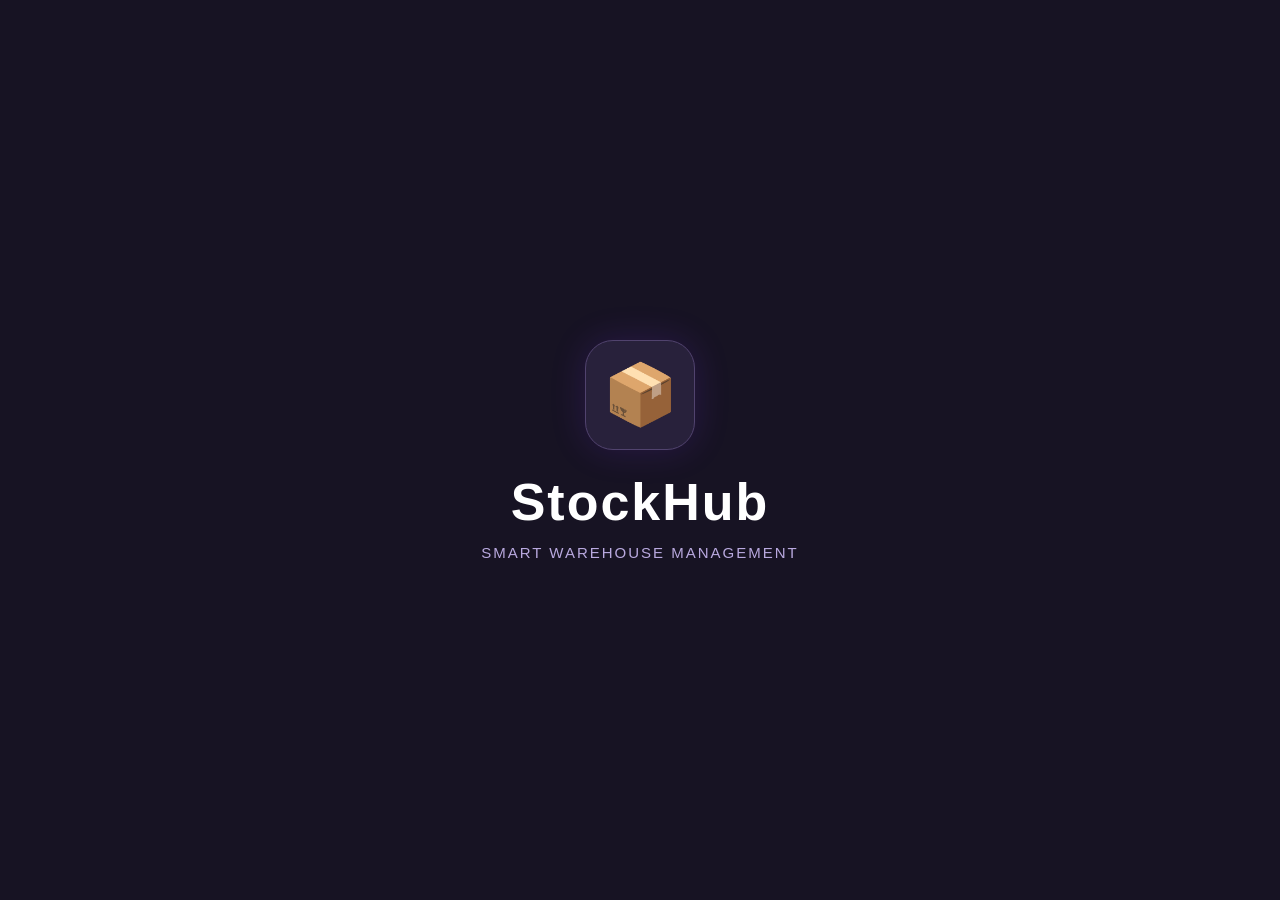
<file: welcome.html>
<!DOCTYPE html>
<html lang="en">
<head>
    <meta charset="UTF-8">
    <meta name="viewport" content="width=device-width, initial-scale=1.0">

    <title>StockHub - Welcome</title>

    <style>
        * {
            margin: 0;
            padding: 0;
            box-sizing: border-box;
        }

        body {
            min-height: 100vh;
            background: #171323;
            color: white;
            font-family: Arial, sans-serif;
            display: flex;
            justify-content: center;
            align-items: center;
            text-align: center;
        }

        .logo-container {
            display: flex;
            flex-direction: column;
            align-items: center;
            animation: appear 1.2s ease-in-out;
        }

        .logo {
            width: 110px;
            height: 110px;
            background: #28213b;
            border: 1px solid #51436e;
            border-radius: 28px;
            display: flex;
            justify-content: center;
            align-items: center;
            font-size: 60px;
            margin-bottom: 22px;
            box-shadow: 0 0 35px rgba(124, 58, 237, 0.18);
        }

        .brand {
            font-size: 52px;
            font-weight: bold;
            letter-spacing: 2px;
            color: #ffffff;
        }

        .tagline {
            margin-top: 12px;
            font-size: 15px;
            letter-spacing: 2px;
            color: #b9a9df;
        }

        @keyframes appear {
            from {
                opacity: 0;
                transform: translateY(15px);
            }

            to {
                opacity: 1;
                transform: translateY(0);
            }
        }

        @media (max-width: 600px) {
            .brand {
                font-size: 40px;
            }

            .logo {
                width: 90px;
                height: 90px;
                font-size: 48px;
            }

            .tagline {
                font-size: 11px;
            }
        }
    </style>
</head>

<body>

    <div class="logo-container">
        <div class="logo">📦</div>

        <div class="brand">StockHub</div>

        <div class="tagline">
            SMART WAREHOUSE MANAGEMENT
        </div>
    </div>

    <script>
        document.addEventListener("DOMContentLoaded", function () {
            setTimeout(function () {
                window.location.href = "./features.html";
            }, 10000);
        });
    </script>

</body>
</html>
</file>
